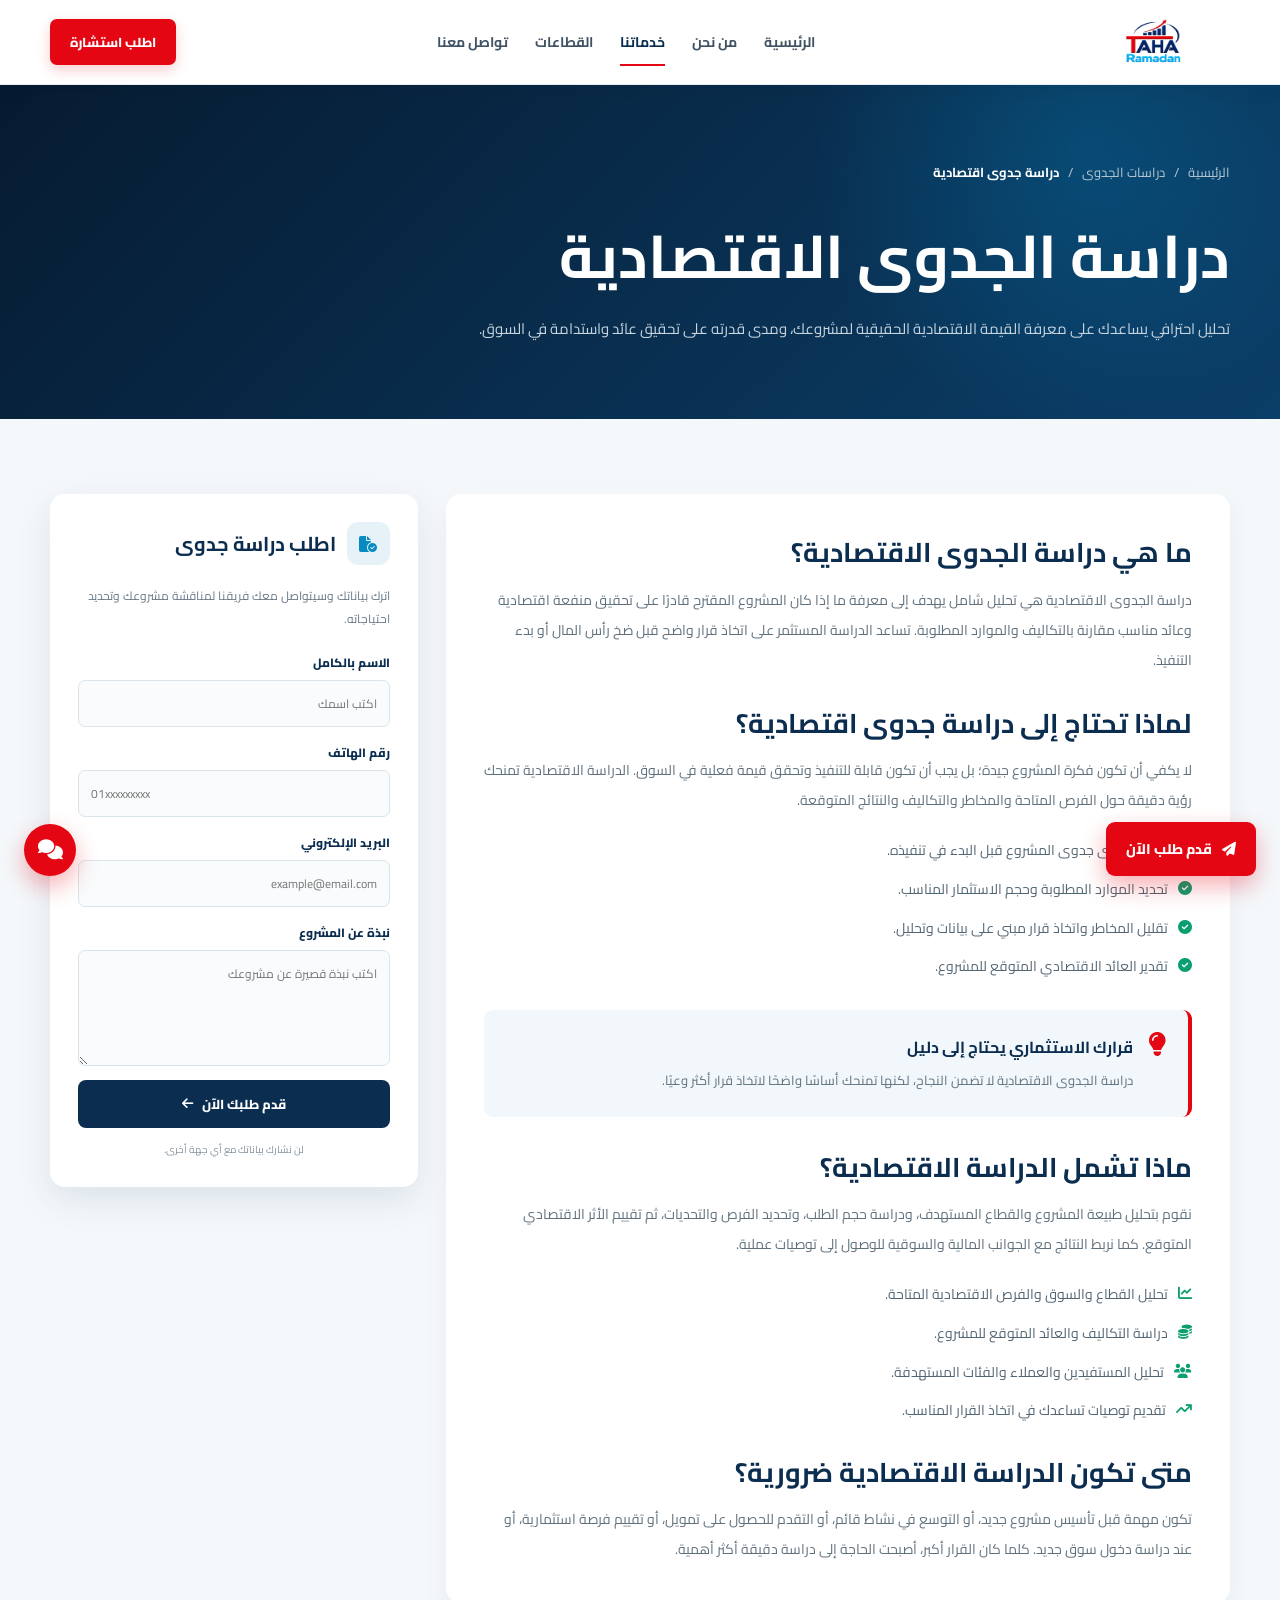
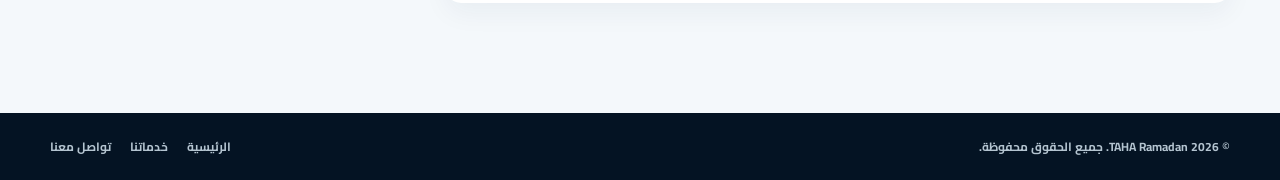
<file: economic-feasibility.html>
<!DOCTYPE html>
<html lang="ar" dir="rtl">
  <head>
    <meta charset="UTF-8" />
    <meta name="viewport" content="width=device-width, initial-scale=1.0" />
    <title>دراسة جدوى اقتصادية | TAHA Ramadan</title>

    <link rel="preconnect" href="https://fonts.googleapis.com" />
    <link rel="preconnect" href="https://fonts.gstatic.com" crossorigin />
    <link
      href="https://fonts.googleapis.com/css2?family=Cairo:wght@400;500;600;700;800&display=swap"
      rel="stylesheet"
    />
    <link
      rel="stylesheet"
      href="https://cdnjs.cloudflare.com/ajax/libs/font-awesome/6.7.2/css/all.min.css"
    />

    <style>
      :root {
        --navy: #0b2d50;
        --navy-dark: #061b31;
        --red: #e40613;
        --blue: #078bc3;
        --white: #ffffff;
        --text: #1d354a;
        --muted: #687987;
      }

      * {
        box-sizing: border-box;
        margin: 0;
        padding: 0;
      }

      html {
        scroll-behavior: smooth;
        overflow-x: hidden;
      }

      body {
        overflow-x: hidden;
        background: #f4f8fb;
        color: var(--text);
        font-family: "Cairo", sans-serif;
      }

      a {
        color: inherit;
        text-decoration: none;
      }

      .container {
        width: min(1180px, calc(100% - 42px));
        margin: auto;
      }

      .page-transition {
        position: fixed;
        inset: 0;
        z-index: 99999;
        background: linear-gradient(135deg, #061b31, #0b2d50, #e40613);
        transform: scaleX(0);
        transform-origin: right;
        transition: transform 0.45s ease;
      }

      .page-transition.entering {
        transform: scaleX(1);
        transform-origin: left;
      }

      .page-transition.leaving {
        transform: scaleX(1);
        transform-origin: right;
      }

      .site-header {
        position: sticky;
        top: 0;
        z-index: 1000;
        background: rgba(255, 255, 255, 0.97);
        border-bottom: 1px solid #e5edf2;
        box-shadow: 0 4px 20px rgba(6, 27, 49, 0.05);
      }

      .navbar {
        min-height: 84px;
        display: flex;
        align-items: center;
        justify-content: space-between;
        gap: 28px;
      }

      .navbar-logo {
        display: flex;
        align-items: center;
        width: 155px;
      }

      .navbar-logo img {
        width: 100%;
        max-height: 64px;
        object-fit: contain;
      }

      .nav-links {
        display: flex;
        align-items: center;
        gap: 27px;
      }

      .nav-links a {
        position: relative;
        color: #405365;
        font-size: 14px;
        font-weight: 700;
        transition: color 0.25s ease;
      }

      .nav-links a:hover,
      .nav-links a.active {
        color: var(--navy);
      }

      .nav-links a.active::after {
        content: "";
        position: absolute;
        right: 0;
        bottom: -11px;
        width: 100%;
        height: 2px;
        background: var(--red);
      }

      .nav-button {
        padding: 11px 20px;
        border-radius: 7px;
        background: var(--red);
        color: var(--white);
        font-size: 13px;
        font-weight: 800;
        box-shadow: 0 5px 14px rgba(228, 6, 19, 0.2);
        transition: 0.25s ease;
      }

      .nav-button:hover {
        background: var(--navy);
        transform: translateY(-3px);
      }

      .menu-button {
        display: none;
        width: 42px;
        height: 42px;
        border: 0;
        border-radius: 7px;
        background: #eef3f7;
        cursor: pointer;
      }

      .menu-button span {
        display: block;
        width: 21px;
        height: 2px;
        margin: 4px auto;
        background: var(--navy);
      }

      .article-hero {
        padding: 75px 0;
        background:
          radial-gradient(circle at 85% 20%, rgba(0, 168, 235, 0.2), transparent 25%),
          linear-gradient(135deg, #061b31, #0b3e68);
      }

      .breadcrumb {
        display: flex;
        flex-wrap: wrap;
        align-items: center;
        gap: 9px;
        color: #b9cad6;
        font-size: 13px;
      }

      .breadcrumb a:hover {
        color: #45c1ef;
      }

      .breadcrumb strong {
        color: #ffffff;
      }

      .article-hero h1 {
        max-width: 850px;
        margin-top: 30px;
        color: #ffffff;
        font-size: clamp(35px, 5vw, 60px);
        line-height: 1.4;
      }

      .article-hero p {
        max-width: 760px;
        margin-top: 16px;
        color: #c6d5df;
        font-size: 15px;
        line-height: 2;
      }

      .article-page {
        padding: 75px 0 110px;
      }

      .content-layout {
        display: grid;
        grid-template-columns: minmax(300px, 0.75fr) minmax(0, 1.6fr);
        gap: 28px;
        align-items: start;
        direction: ltr;
      }

      .apply-card,
      .article-content {
        direction: rtl;
      }

      .apply-card {
        grid-column: 1;
        position: sticky;
        top: 105px;
        padding: 28px;
        border-radius: 15px;
        background: #ffffff;
        box-shadow: 0 13px 34px rgba(11, 45, 80, 0.1);
      }

      .apply-card-top {
        display: flex;
        align-items: center;
        gap: 11px;
        margin-bottom: 20px;
      }

      .apply-card-top i {
        display: grid;
        place-items: center;
        width: 43px;
        height: 43px;
        border-radius: 11px;
        background: #e6f2f8;
        color: var(--blue);
      }

      .apply-card h2 {
        color: var(--navy);
        font-size: 20px;
      }

      .apply-card > p {
        margin-bottom: 20px;
        color: var(--muted);
        font-size: 12px;
        line-height: 1.9;
      }

      .form-group {
        display: flex;
        flex-direction: column;
        gap: 6px;
        margin-bottom: 14px;
      }

      .form-group label {
        color: var(--navy);
        font-size: 12px;
        font-weight: 800;
      }

      .form-group input,
      .form-group textarea {
        width: 100%;
        border: 1px solid #d9e4eb;
        border-radius: 7px;
        outline: none;
        background: #f9fbfc;
        color: var(--text);
        font-family: inherit;
        font-size: 12px;
        padding: 11px 12px;
        transition: 0.25s ease;
      }

      .form-group textarea {
        resize: vertical;
      }

      .form-group input:focus,
      .form-group textarea:focus {
        border-color: var(--blue);
        box-shadow: 0 0 0 3px rgba(7, 139, 195, 0.12);
      }

      .apply-submit {
        display: flex;
        align-items: center;
        justify-content: center;
        gap: 9px;
        width: 100%;
        min-height: 48px;
        border: 0;
        border-radius: 8px;
        background: var(--navy);
        color: #ffffff;
        cursor: pointer;
        font-family: inherit;
        font-size: 13px;
        font-weight: 800;
        transition: 0.25s ease;
      }

      .apply-submit:hover {
        background: var(--red);
        box-shadow: 0 9px 18px rgba(228, 6, 19, 0.24);
        transform: translateY(-3px);
      }

      .apply-note {
        display: block;
        margin-top: 13px;
        color: #84929d;
        font-size: 10px;
        line-height: 1.8;
        text-align: center;
      }

      .article-content {
        grid-column: 2;
        padding: 38px;
        border-radius: 15px;
        background: #ffffff;
        box-shadow: 0 10px 27px rgba(11, 45, 80, 0.05);
      }

      .article-content h2 {
        color: var(--navy);
        font-size: 27px;
        line-height: 1.5;
        margin: 28px 0 12px;
      }

      .article-content h2:first-child {
        margin-top: 0;
      }

      .article-content p {
        color: #60717e;
        font-size: 14px;
        line-height: 2.15;
      }

      .article-content ul {
        display: grid;
        gap: 12px;
        margin: 22px 0;
        list-style: none;
      }

      .article-content li {
        display: flex;
        align-items: flex-start;
        gap: 10px;
        color: #536674;
        font-size: 14px;
        line-height: 1.9;
      }

      .article-content li i {
        margin-top: 5px;
        color: #0a9e70;
      }

      .highlight-box {
        display: flex;
        gap: 15px;
        margin: 30px 0;
        padding: 22px;
        border-right: 4px solid var(--red);
        border-radius: 9px;
        background: #f1f7fa;
      }

      .highlight-box i {
        color: var(--red);
        font-size: 24px;
      }

      .highlight-box h3 {
        color: var(--navy);
        font-size: 16px;
        margin-bottom: 5px;
      }

      .highlight-box p {
        font-size: 13px;
      }

      .site-footer {
        padding: 22px 0;
        background: #041323;
        color: #b4c4d0;
      }

      .footer-content {
        display: flex;
        align-items: center;
        justify-content: space-between;
        gap: 20px;
      }

      .footer-content p,
      .footer-links a {
        font-size: 12px;
        font-weight: 700;
      }

      .footer-links {
        display: flex;
        gap: 19px;
      }

      .footer-links a:hover {
        color: #3bb8ec;
      }

      .request-floating {
        position: fixed;
        z-index: 2000;
        right: 24px;
        bottom: 24px;
        display: inline-flex;
        align-items: center;
        gap: 10px;
        padding: 14px 20px;
        border-radius: 9px;
        background: var(--red);
        color: #ffffff;
        box-shadow: 0 10px 25px rgba(228, 6, 19, 0.32);
        font-size: 14px;
        font-weight: 800;
        transition: 0.25s ease;
      }

      .request-floating:hover {
        background: var(--navy);
        transform: translateY(-4px);
      }

      .social-widget {
        position: fixed;
        z-index: 2000;
        left: 24px;
        bottom: 24px;
      }

      .social-toggle,
      .social-menu a {
        display: grid;
        place-items: center;
        width: 52px;
        height: 52px;
        border: 0;
        border-radius: 50%;
        color: #ffffff;
        cursor: pointer;
      }

      .social-toggle {
        position: relative;
        z-index: 2;
        background: var(--red);
        box-shadow: 0 10px 25px rgba(228, 6, 19, 0.32);
        font-size: 20px;
      }

      .social-menu {
        position: absolute;
        bottom: 62px;
        left: 0;
        display: grid;
        gap: 10px;
        pointer-events: none;
        opacity: 0;
        transform: translateY(20px);
        transition: 0.3s ease;
      }

      .social-menu.open {
        pointer-events: auto;
        opacity: 1;
        transform: translateY(0);
      }

      .social-menu a {
        font-size: 19px;
        box-shadow: 0 7px 18px rgba(0, 0, 0, 0.2);
        transition: transform 0.25s ease;
      }

      .social-menu a:hover {
        transform: scale(1.12);
      }

      .phone { background: #0b2d50; }
      .whatsapp { background: #25d366; }
      .facebook { background: #1877f2; }
      .twitter { background: #111111; }
      .linkedin { background: #0a66c2; }
      .instagram { background: linear-gradient(135deg, #833ab4, #fd1d1d, #fcb045); }

      @media (max-width: 900px) {
        .content-layout {
          grid-template-columns: 1fr;
        }

        .article-content,
        .apply-card {
          grid-column: auto;
        }

        .apply-card {
          position: static;
          order: 2;
        }
      }

      @media (max-width: 800px) {
        .navbar {
          min-height: 74px;
          flex-wrap: wrap;
        }

        .navbar-logo {
          width: 135px;
        }

        .menu-button {
          display: block;
        }

        .nav-button {
          display: none;
        }

        .nav-links {
          display: none;
          order: 3;
          width: 100%;
          padding: 5px 0 18px;
          flex-direction: column;
          align-items: flex-start;
          gap: 13px;
        }

        .nav-links.show {
          display: flex;
        }
      }

      @media (max-width: 600px) {
        .article-hero {
          padding: 55px 0;
        }

        .article-page {
          padding: 50px 0 95px;
        }

        .article-content,
        .apply-card {
          padding: 22px;
        }

        .article-content h2 {
          font-size: 23px;
        }

        .request-floating {
          right: 16px;
          bottom: 16px;
          padding: 12px 15px;
          font-size: 12px;
        }

        .social-widget {
          left: 16px;
          bottom: 16px;
        }

        .footer-content {
          flex-direction: column;
          text-align: center;
        }
      }
    </style>
  </head>

  <body>
    <div class="page-transition entering" id="pageTransition"></div>

    <header class="site-header">
      <div class="container navbar">
        <a href="index.html#home" class="navbar-logo" data-transition>
          <img
            src="assists/اللوجو الجديدي بدون خلفيه.png"
            alt="TAHA Ramadan"
          />
        </a>

        <button class="menu-button" id="menuButton" aria-label="فتح القائمة">
          <span></span>
          <span></span>
          <span></span>
        </button>

        <nav class="nav-links" id="navLinks">
          <a href="index.html#home" data-transition>الرئيسية</a>
          <a href="index.html#about" data-transition>من نحن</a>
          <a class="active" href="index.html#services" data-transition>خدماتنا</a>
          <a href="index.html#sectors" data-transition>القطاعات</a>
          <a href="index.html#contact" data-transition>تواصل معنا</a>
        </nav>

        <a href="request.html" class="nav-button" data-transition>
          اطلب استشارة
        </a>
      </div>
    </header>

    <main>
      <section class="article-hero">
        <div class="container">
          <div class="breadcrumb">
            <a href="index.html" data-transition>الرئيسية</a>
            <span>/</span>
            <a href="feasibility.html" data-transition>دراسات الجدوى</a>
            <span>/</span>
            <strong>دراسة جدوى اقتصادية</strong>
          </div>

          <h1>دراسة الجدوى الاقتصادية</h1>

          <p>
            تحليل احترافي يساعدك على معرفة القيمة الاقتصادية الحقيقية لمشروعك،
            ومدى قدرته على تحقيق عائد واستدامة في السوق.
          </p>
        </div>
      </section>

      <section class="article-page">
        <div class="container content-layout">
          <aside class="apply-card">
            <div class="apply-card-top">
              <i class="fa-solid fa-file-circle-check"></i>
              <h2>اطلب دراسة جدوى</h2>
            </div>

            <p>
              اترك بياناتك وسيتواصل معك فريقنا لمناقشة مشروعك وتحديد احتياجاته.
            </p>

            <form
              action="https://formsubmit.co/YOUR_COMPANY_EMAIL@gmail.com"
              method="POST"
            >
              <input
                type="hidden"
                name="_subject"
                value="طلب دراسة جدوى اقتصادية جديد"
              />

              <input
                type="hidden"
                name="service"
                value="دراسة جدوى اقتصادية"
              />

              <div class="form-group">
                <label for="name">الاسم بالكامل</label>
                <input
                  id="name"
                  type="text"
                  name="name"
                  placeholder="اكتب اسمك"
                  required
                />
              </div>

              <div class="form-group">
                <label for="phone">رقم الهاتف</label>
                <input
                  id="phone"
                  type="tel"
                  name="phone"
                  placeholder="01xxxxxxxxx"
                  required
                />
              </div>

              <div class="form-group">
                <label for="email">البريد الإلكتروني</label>
                <input
                  id="email"
                  type="email"
                  name="email"
                  placeholder="example@email.com"
                  required
                />
              </div>

              <div class="form-group">
                <label for="message">نبذة عن المشروع</label>
                <textarea
                  id="message"
                  name="message"
                  rows="4"
                  placeholder="اكتب نبذة قصيرة عن مشروعك"
                  required
                ></textarea>
              </div>

              <button type="submit" class="apply-submit">
                قدم طلبك الآن
                <i class="fa-solid fa-arrow-left"></i>
              </button>

              <span class="apply-note">
                لن نشارك بياناتك مع أي جهة أخرى.
              </span>
            </form>
          </aside>

          <article class="article-content">
            <h2>ما هي دراسة الجدوى الاقتصادية؟</h2>

            <p>
              دراسة الجدوى الاقتصادية هي تحليل شامل يهدف إلى معرفة ما إذا كان
              المشروع المقترح قادرًا على تحقيق منفعة اقتصادية وعائد مناسب مقارنة
              بالتكاليف والموارد المطلوبة. تساعد الدراسة المستثمر على اتخاذ قرار
              واضح قبل ضخ رأس المال أو بدء التنفيذ.
            </p>

            <h2>لماذا تحتاج إلى دراسة جدوى اقتصادية؟</h2>

            <p>
              لا يكفي أن تكون فكرة المشروع جيدة؛ بل يجب أن تكون قابلة للتنفيذ
              وتحقق قيمة فعلية في السوق. الدراسة الاقتصادية تمنحك رؤية دقيقة حول
              الفرص المتاحة والمخاطر والتكاليف والنتائج المتوقعة.
            </p>

            <ul>
              <li>
                <i class="fa-solid fa-circle-check"></i>
                <span>معرفة مدى جدوى المشروع قبل البدء في تنفيذه.</span>
              </li>

              <li>
                <i class="fa-solid fa-circle-check"></i>
                <span>تحديد الموارد المطلوبة وحجم الاستثمار المناسب.</span>
              </li>

              <li>
                <i class="fa-solid fa-circle-check"></i>
                <span>تقليل المخاطر واتخاذ قرار مبني على بيانات وتحليل.</span>
              </li>

              <li>
                <i class="fa-solid fa-circle-check"></i>
                <span>تقدير العائد الاقتصادي المتوقع للمشروع.</span>
              </li>
            </ul>

            <div class="highlight-box">
              <i class="fa-solid fa-lightbulb"></i>
              <div>
                <h3>قرارك الاستثماري يحتاج إلى دليل</h3>
                <p>
                  دراسة الجدوى الاقتصادية لا تضمن النجاح، لكنها تمنحك أساسًا
                  واضحًا لاتخاذ قرار أكثر وعيًا.
                </p>
              </div>
            </div>

            <h2>ماذا تشمل الدراسة الاقتصادية؟</h2>

            <p>
              نقوم بتحليل طبيعة المشروع والقطاع المستهدف، ودراسة حجم الطلب،
              وتحديد الفرص والتحديات، ثم تقييم الأثر الاقتصادي المتوقع. كما نربط
              النتائج مع الجوانب المالية والسوقية للوصول إلى توصيات عملية.
            </p>

            <ul>
              <li>
                <i class="fa-solid fa-chart-line"></i>
                <span>تحليل القطاع والسوق والفرص الاقتصادية المتاحة.</span>
              </li>

              <li>
                <i class="fa-solid fa-coins"></i>
                <span>دراسة التكاليف والعائد المتوقع للمشروع.</span>
              </li>

              <li>
                <i class="fa-solid fa-users"></i>
                <span>تحليل المستفيدين والعملاء والفئات المستهدفة.</span>
              </li>

              <li>
                <i class="fa-solid fa-arrow-trend-up"></i>
                <span>تقديم توصيات تساعدك في اتخاذ القرار المناسب.</span>
              </li>
            </ul>

            <h2>متى تكون الدراسة الاقتصادية ضرورية؟</h2>

            <p>
              تكون مهمة قبل تأسيس مشروع جديد، أو التوسع في نشاط قائم، أو التقدم
              للحصول على تمويل، أو تقييم فرصة استثمارية، أو عند دراسة دخول سوق
              جديد. كلما كان القرار أكبر، أصبحت الحاجة إلى دراسة دقيقة أكثر
              أهمية.
            </p>
          </article>
        </div>
      </section>
    </main>

    <footer class="site-footer">
      <div class="container footer-content">
        <p>© 2026 TAHA Ramadan. جميع الحقوق محفوظة.</p>

        <div class="footer-links">
          <a href="index.html#home" data-transition>الرئيسية</a>
          <a href="index.html#services" data-transition>خدماتنا</a>
          <a href="index.html#contact" data-transition>تواصل معنا</a>
        </div>
      </div>
    </footer>

    <a href="request.html" class="request-floating" data-transition>
      <i class="fa-solid fa-paper-plane"></i>
      قدم طلب الآن
    </a>

    <div class="social-widget">
      <div class="social-menu" id="socialMenu">
        <a href="tel:+201222209161" class="phone" aria-label="اتصال">
          <i class="fa-solid fa-phone"></i>
        </a>

        <a
          href="https://wa.me/201222209161"
          class="whatsapp"
          target="_blank"
          aria-label="واتساب"
        >
          <i class="fa-brands fa-whatsapp"></i>
        </a>

        <a
          href="https://facebook.com/YOUR_PAGE"
          class="facebook"
          target="_blank"
          aria-label="فيسبوك"
        >
          <i class="fa-brands fa-facebook-f"></i>
        </a>

        <a
          href="https://x.com/YOUR_ACCOUNT"
          class="twitter"
          target="_blank"
          aria-label="منصة إكس"
        >
          <i class="fa-brands fa-x-twitter"></i>
        </a>

        <a
          href="https://linkedin.com/company/YOUR_COMPANY"
          class="linkedin"
          target="_blank"
          aria-label="لينكد إن"
        >
          <i class="fa-brands fa-linkedin-in"></i>
        </a>

        <a
          href="https://instagram.com/YOUR_ACCOUNT"
          class="instagram"
          target="_blank"
          aria-label="إنستجرام"
        >
          <i class="fa-brands fa-instagram"></i>
        </a>
      </div>

      <button class="social-toggle" id="socialToggle" aria-label="وسائل التواصل">
        <i class="fa-solid fa-comments"></i>
      </button>
    </div>

    <script>
      const menuButton = document.getElementById("menuButton");
      const navLinks = document.getElementById("navLinks");
      const pageTransition = document.getElementById("pageTransition");
      const socialToggle = document.getElementById("socialToggle");
      const socialMenu = document.getElementById("socialMenu");

      window.addEventListener("load", () => {
        setTimeout(() => {
          pageTransition.classList.remove("entering");
        }, 100);
      });

      menuButton.addEventListener("click", () => {
        navLinks.classList.toggle("show");
      });

      socialToggle.addEventListener("click", () => {
        socialMenu.classList.toggle("open");
      });

      document.querySelectorAll("a[data-transition]").forEach((link) => {
        link.addEventListener("click", (event) => {
          const destination = link.getAttribute("href");

          if (!destination || destination.startsWith("#")) {
            return;
          }

          event.preventDefault();
          pageTransition.classList.add("leaving");

          setTimeout(() => {
            window.location.href = destination;
          }, 450);
        });
      });
    </script>
  </body>
</html>
</file>
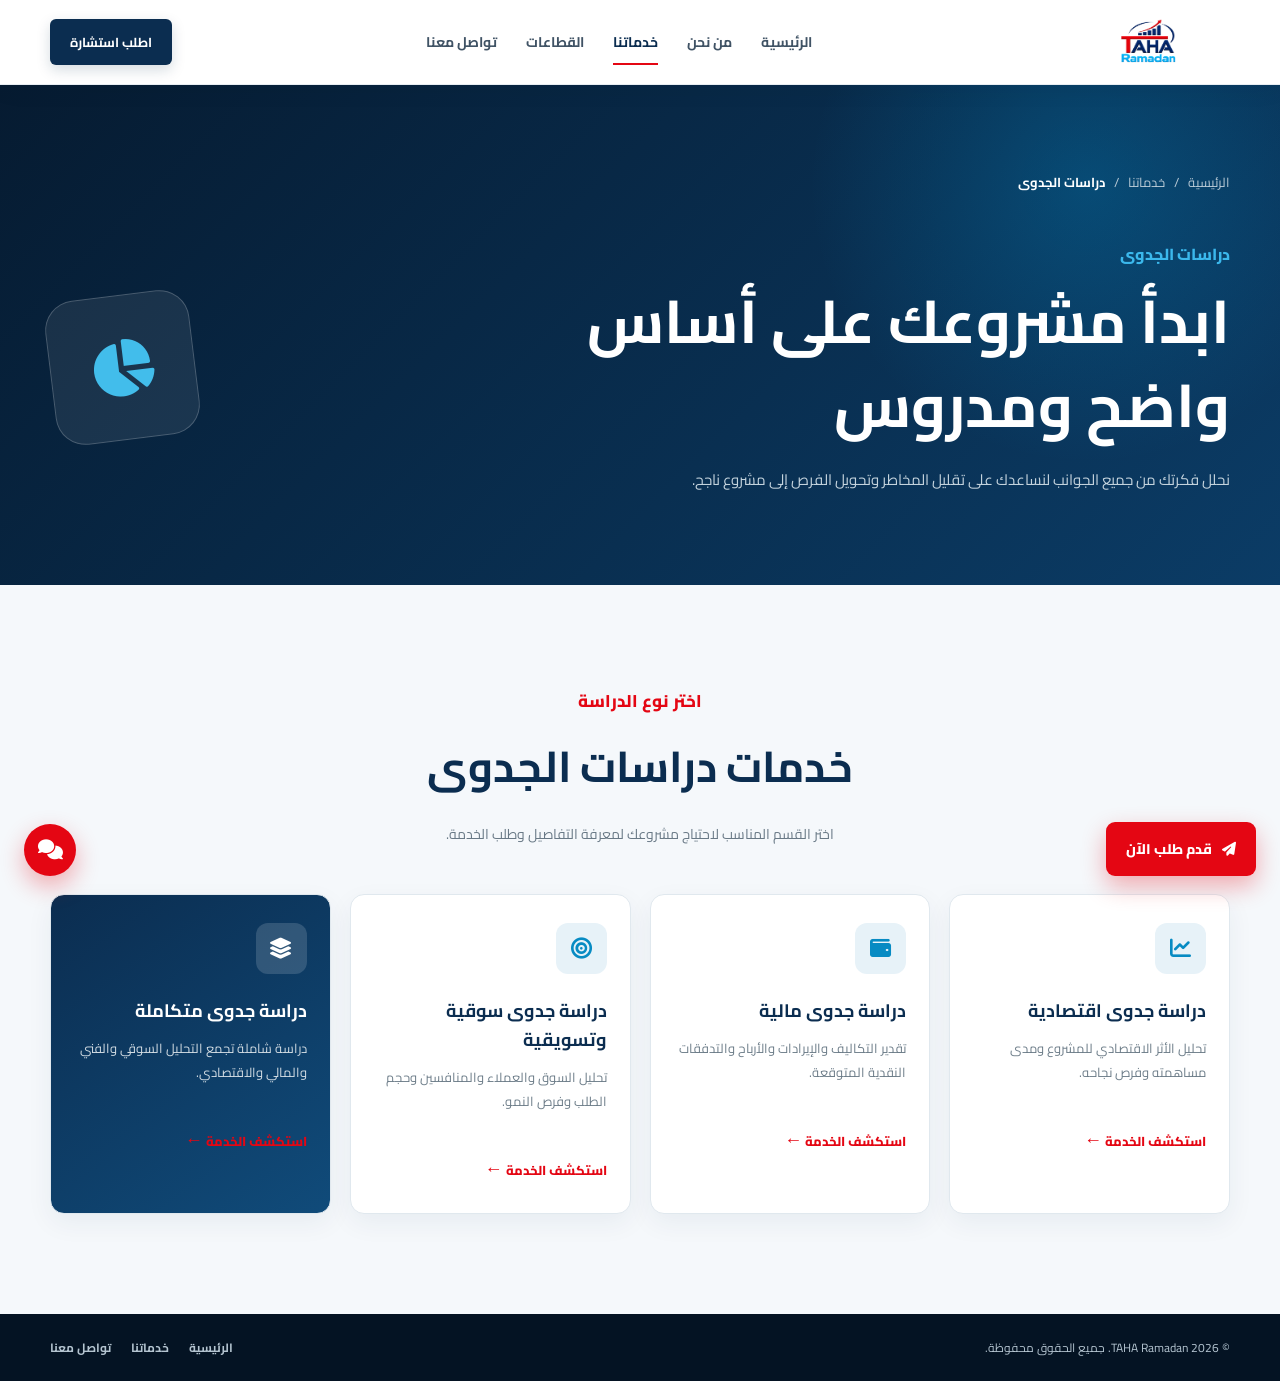
<file: feasibility.html>
<!DOCTYPE html>
<html lang="ar" dir="rtl">
  <head>
    <meta charset="UTF-8" />
    <meta name="viewport" content="width=device-width, initial-scale=1.0" />
    <title>دراسات الجدوى | TAHA Ramadan</title>

    <link rel="preconnect" href="https://fonts.googleapis.com" />
    <link rel="preconnect" href="https://fonts.gstatic.com" crossorigin />
    <link
      href="https://fonts.googleapis.com/css2?family=Cairo:wght@400;500;600;700;800&display=swap"
      rel="stylesheet"
    />
    <link
      rel="stylesheet"
      href="https://cdnjs.cloudflare.com/ajax/libs/font-awesome/6.7.2/css/all.min.css"
    />

    <link rel="stylesheet" href="/Css/index.css" />
    <link rel="stylesheet" href="/Feasibility-css/feasibility.css" />
  </head>

  <body class="inner-page">
    <div class="page-transition is-entering" id="pageTransition"></div>

    <header class="site-header">
      <div class="container navbar">
        <a href="/index.html#home" class="navbar-logo" data-transition>
          <img
            src="/assists/اللوجو الجديدي بدون خلفيه.png"
            alt="TAHA Ramadan"
          />
        </a>

        <button class="menu-button" id="menuButton" aria-label="فتح القائمة">
          <span></span>
          <span></span>
          <span></span>
        </button>

        <nav class="nav-links" id="navLinks">
          <a href="/Intro.html" data-transition>الرئيسية</a>
          <a href="/Intro.html#about" data-transition>من نحن</a>
          <a class="active" href="/Intro.html#services" data-transition>خدماتنا</a>
          <a href="/Intro.html#sectors" data-transition>القطاعات</a>
          <a href="/Intro.html#contact" data-transition>تواصل معنا</a>
        </nav>

        <a href="/request.html" class="nav-button" data-transition>
          اطلب استشارة
        </a>
      </div>
    </header>

    <main>
      <section class="service-hero">
        <div class="container">
          <div class="breadcrumb">
            <a href="/Intro.html" data-transition>الرئيسية</a>
            <span>/</span>
            <a href="/Intro.html#services" data-transition>خدماتنا</a>
            <span>/</span>
            <strong>دراسات الجدوى</strong>
          </div>

          <div class="service-hero-content">
            <div>
              <p>دراسات الجدوى</p>
              <h1>ابدأ مشروعك على أساس واضح ومدروس</h1>
              <span>
                نحلل فكرتك من جميع الجوانب لنساعدك على تقليل المخاطر وتحويل
                الفرص إلى مشروع ناجح.
              </span>
            </div>

            <div class="hero-service-icon">
              <i class="fa-solid fa-chart-pie"></i>
            </div>
          </div>
        </div>
      </section>

      <section class="feasibility-types">
        <div class="container">
          <div class="types-heading">
            <p>اختر نوع الدراسة</p>
            <h2>خدمات دراسات الجدوى</h2>
            <span>
              اختر القسم المناسب لاحتياج مشروعك لمعرفة التفاصيل وطلب الخدمة.
            </span>
          </div>

          <div class="types-grid">
            <a
              href="economic-feasibility.html"
              class="type-card"
              data-transition
            >
              <div class="type-icon">
                <i class="fa-solid fa-chart-line"></i>
              </div>
              <h3>دراسة جدوى اقتصادية</h3>
              <p>
                تحليل الأثر الاقتصادي للمشروع ومدى مساهمته وفرص نجاحه.
              </p>
              <span>استكشف الخدمة <b>←</b></span>
            </a>

            <a
              href="financial-feasibility.html"
              class="type-card"
              data-transition
            >
              <div class="type-icon">
                <i class="fa-solid fa-wallet"></i>
              </div>
              <h3>دراسة جدوى مالية</h3>
              <p>
                تقدير التكاليف والإيرادات والأرباح والتدفقات النقدية المتوقعة.
              </p>
              <span>استكشف الخدمة <b>←</b></span>
            </a>

            <a
              href="market-feasibility.html"
              class="type-card"
              data-transition
            >
              <div class="type-icon">
                <i class="fa-solid fa-bullseye"></i>
              </div>
              <h3>دراسة جدوى سوقية وتسويقية</h3>
              <p>
                تحليل السوق والعملاء والمنافسين وحجم الطلب وفرص النمو.
              </p>
              <span>استكشف الخدمة <b>←</b></span>
            </a>

            <a
              href="integrated-feasibility.html"
              class="type-card featured-type"
              data-transition
            >
              <div class="type-icon">
                <i class="fa-solid fa-layer-group"></i>
              </div>
              <h3>دراسة جدوى متكاملة</h3>
              <p>
                دراسة شاملة تجمع التحليل السوقي والفني والمالي والاقتصادي.
              </p>
              <span>استكشف الخدمة <b>←</b></span>
            </a>
          </div>
        </div>
      </section>
    </main>

    <footer class="site-footer">
      <div class="container footer-content">
        <p>© 2026 TAHA Ramadan. جميع الحقوق محفوظة.</p>

        <div class="footer-links">
          <a href="index.html#home" data-transition>الرئيسية</a>
          <a href="index.html#services" data-transition>خدماتنا</a>
          <a href="index.html#contact" data-transition>تواصل معنا</a>
        </div>
      </div>
    </footer>
    <a
  href="/request.html"
  class="request-floating"
  data-transition
>
  <i class="fa-solid fa-paper-plane"></i>
  قدم طلب الآن
</a>

<div class="social-widget">
  <div class="social-menu" id="socialMenu">
    <a href="tel:+201222209161" class="phone" aria-label="اتصال">
      <i class="fa-solid fa-phone"></i>
    </a>

    <a
      href="https://wa.me/201222209161"
      class="whatsapp"
      target="_blank"
      aria-label="واتساب"
    >
      <i class="fa-brands fa-whatsapp"></i>
    </a>

    <a
      href="https://facebook.com/YOUR_PAGE"
      class="facebook"
      target="_blank"
      aria-label="فيسبوك"
    >
      <i class="fa-brands fa-facebook-f"></i>
    </a>

    <a
      href="https://x.com/YOUR_ACCOUNT"
      class="twitter"
      target="_blank"
      aria-label="منصة إكس"
    >
      <i class="fa-brands fa-x-twitter"></i>
    </a>

    <a
      href="https://linkedin.com/company/YOUR_COMPANY"
      class="linkedin"
      target="_blank"
      aria-label="لينكد إن"
    >
      <i class="fa-brands fa-linkedin-in"></i>
    </a>

    <a
      href="https://instagram.com/YOUR_ACCOUNT"
      class="instagram"
      target="_blank"
      aria-label="إنستجرام"
    >
      <i class="fa-brands fa-instagram"></i>
    </a>
  </div>

  <button class="social-toggle" id="socialToggle" aria-label="وسائل التواصل">
    <i class="fa-solid fa-comments"></i>
  </button>
</div>
    <script src="/Feasibility-css/feasibility.js"></script>
  </body>
</html>
</file>
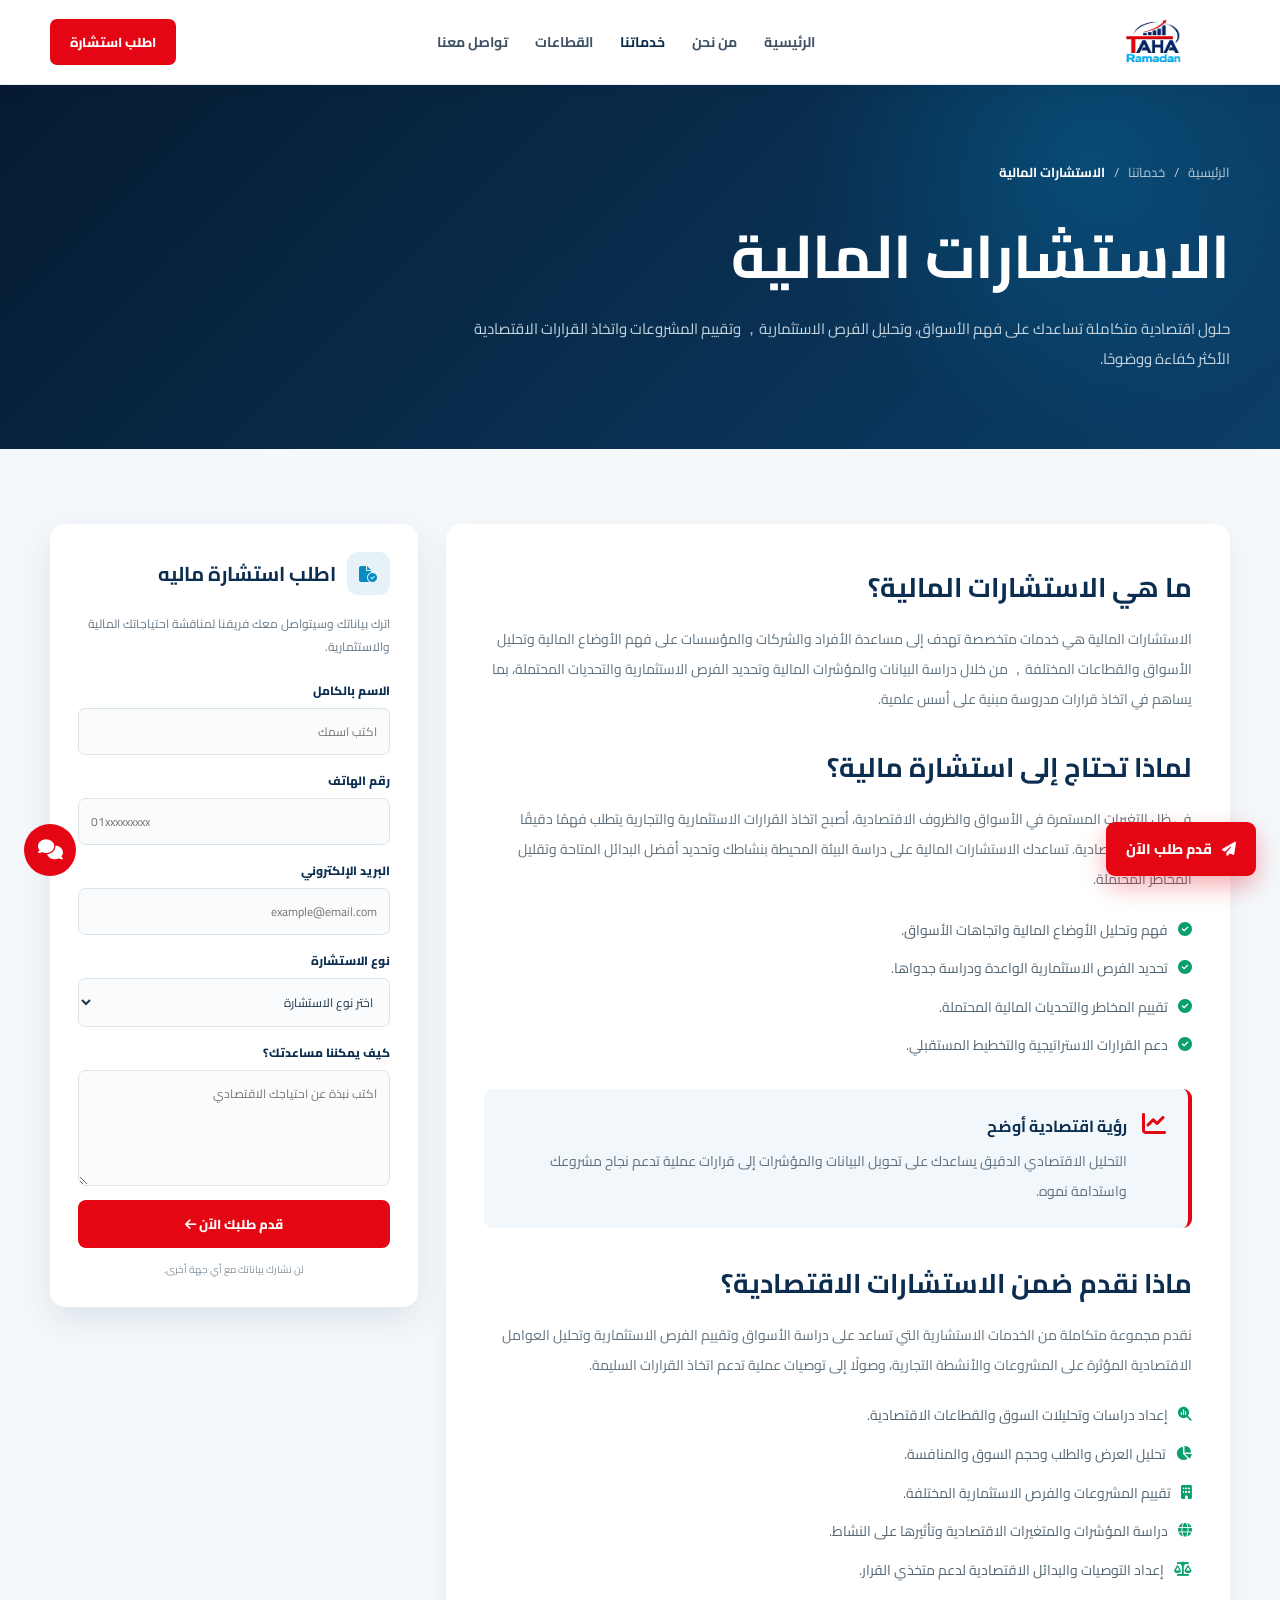
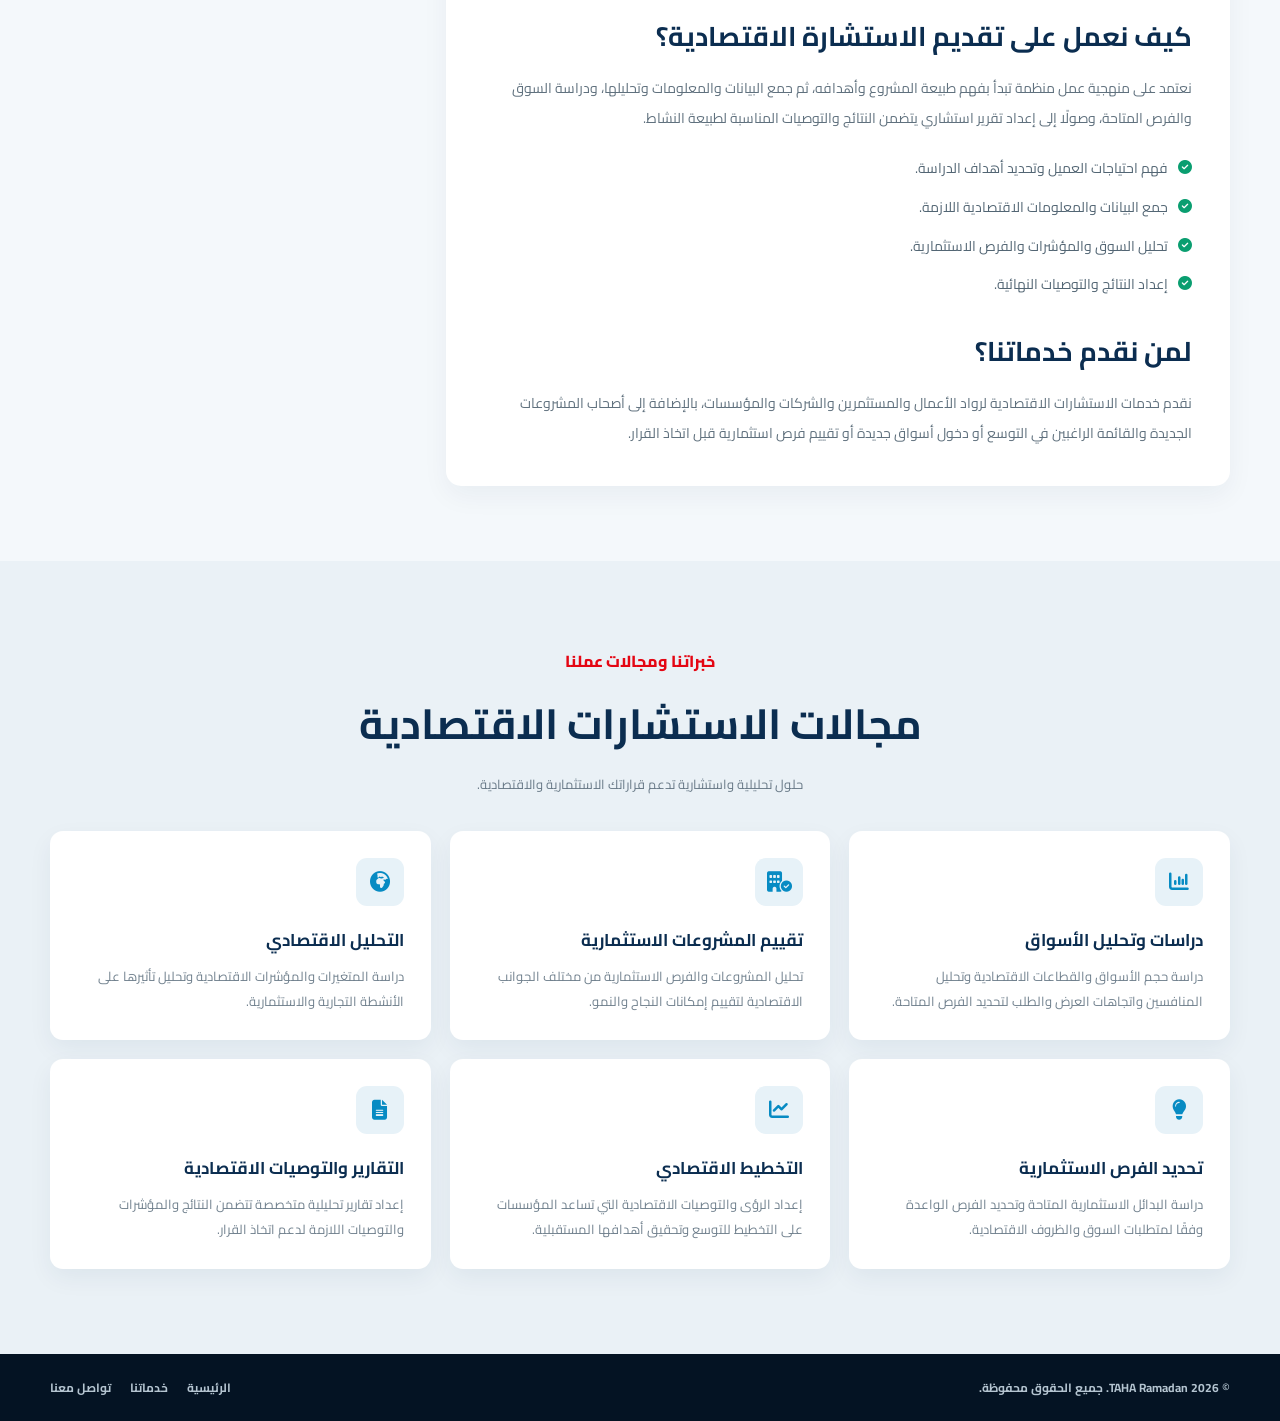
<file: financial-consulting.html>
<!DOCTYPE html>
<html lang="ar" dir="rtl">
<head>
  <meta charset="UTF-8">
  <meta name="viewport" content="width=device-width, initial-scale=1.0">
  <title>الاستشارات الاقتصادية | TAHA Ramadan</title>

  <link rel="preconnect" href="https://fonts.googleapis.com">
  <link rel="preconnect" href="https://fonts.gstatic.com" crossorigin>
  <link href="https://fonts.googleapis.com/css2?family=Cairo:wght@400;500;600;700;800&display=swap" rel="stylesheet">
  <link rel="stylesheet" href="https://cdnjs.cloudflare.com/ajax/libs/font-awesome/6.7.2/css/all.min.css">

  <style>
    :root {
      --navy: #0b2d50;
      --red: #e40613;
      --blue: #078bc3;
      --text: #1d354a;
    }

    * {
      box-sizing: border-box;
      margin: 0;
      padding: 0;
    }

    html {
      scroll-behavior: smooth;
      overflow-x: hidden;
    }

    body {
      background: #f4f8fb;
      color: var(--text);
      font-family: "Cairo", sans-serif;
      overflow-x: hidden;
    }

    a {
      color: inherit;
      text-decoration: none;
    }

    .container {
      width: min(1180px, calc(100% - 42px));
      margin: auto;
    }

    .site-header {
      position: sticky;
      top: 0;
      z-index: 1000;
      background: rgba(255,255,255,.97);
      border-bottom: 1px solid #e5edf2;
      box-shadow: 0 4px 20px rgba(6,27,49,.05);
    }

    .navbar {
      min-height: 84px;
      display: flex;
      align-items: center;
      justify-content: space-between;
      gap: 28px;
    }

    .navbar-logo {
      display: flex;
      width: 155px;
      align-items: center;
    }

    .navbar-logo img {
      width: 100%;
      max-height: 64px;
      object-fit: contain;
    }

    .nav-links {
      display: flex;
      gap: 27px;
      align-items: center;
    }

    .nav-links a {
      color: #405365;
      font-size: 14px;
      font-weight: 700;
      transition: .25s;
    }

    .nav-links a:hover,
    .nav-links .active {
      color: var(--navy);
    }

    .nav-button {
      padding: 11px 20px;
      border-radius: 7px;
      background: var(--red);
      color: #fff;
      font-size: 13px;
      font-weight: 800;
      transition: .25s;
    }

    .nav-button:hover {
      background: var(--navy);
      transform: translateY(-3px);
    }

    .menu-button {
      display: none;
      width: 42px;
      height: 42px;
      border: 0;
      border-radius: 7px;
      background: #eef3f7;
      cursor: pointer;
    }

    .menu-button span {
      display: block;
      width: 21px;
      height: 2px;
      margin: 4px auto;
      background: var(--navy);
    }

    .hero {
      padding: 75px 0;
      background:
        radial-gradient(circle at 85% 20%, rgba(0,168,235,.2), transparent 25%),
        linear-gradient(135deg, #061b31, #0b3e68);
    }

    .breadcrumb {
      display: flex;
      flex-wrap: wrap;
      gap: 9px;
      color: #b9cad6;
      font-size: 13px;
    }

    .breadcrumb a {
      transition: .25s;
    }

    .breadcrumb a:hover {
      color: #fff;
    }

    .breadcrumb strong {
      color: #fff;
    }

    .hero h1 {
      margin-top: 30px;
      max-width: 800px;
      color: #fff;
      font-size: clamp(35px,5vw,60px);
      line-height: 1.4;
    }

    .hero p {
      max-width: 760px;
      margin-top: 16px;
      color: #c6d5df;
      font-size: 15px;
      line-height: 2;
    }

    .page-section {
      padding: 75px 0;
    }

    .content-layout {
      display: grid;
      grid-template-columns: minmax(300px,.75fr) minmax(0,1.6fr);
      gap: 28px;
      align-items: start;
      direction: ltr;
    }

    .article,
    .apply-card {
      direction: rtl;
    }

    .apply-card {
      position: sticky;
      top: 105px;
      padding: 28px;
      border-radius: 15px;
      background: #fff;
      box-shadow: 0 13px 34px rgba(11,45,80,.1);
    }

    .apply-title {
      display: flex;
      align-items: center;
      gap: 11px;
      margin-bottom: 18px;
    }

    .apply-title i {
      display: grid;
      place-items: center;
      width: 43px;
      height: 43px;
      border-radius: 11px;
      background: #e6f2f8;
      color: var(--blue);
    }

    .apply-title h2 {
      color: var(--navy);
      font-size: 20px;
    }

    .apply-card > p {
      margin-bottom: 20px;
      color: #687987;
      font-size: 12px;
      line-height: 1.9;
    }

    .form-group {
      display: flex;
      flex-direction: column;
      gap: 6px;
      margin-bottom: 14px;
    }

    .form-group label {
      color: var(--navy);
      font-size: 12px;
      font-weight: 800;
    }

    .form-group input,
    .form-group select,
    .form-group textarea {
      width: 100%;
      border: 1px solid #d9e4eb;
      border-radius: 7px;
      outline: none;
      background: #f9fbfc;
      font-family: inherit;
      font-size: 12px;
      padding: 11px 12px;
      color: var(--text);
    }

    .form-group input:focus,
    .form-group select:focus,
    .form-group textarea:focus {
      border-color: var(--blue);
      box-shadow: 0 0 0 3px rgba(7,139,195,.12);
    }

    .form-group textarea {
      resize: vertical;
    }

    .apply-submit {
      width: 100%;
      min-height: 48px;
      border: 0;
      border-radius: 8px;
      background: var(--red);
      color: #fff;
      cursor: pointer;
      font-family: inherit;
      font-size: 13px;
      font-weight: 800;
      transition: .25s;
    }

    .apply-submit:hover {
      background: var(--navy);
      transform: translateY(-3px);
    }

    .apply-note {
      display: block;
      margin-top: 12px;
      color: #84929d;
      font-size: 10px;
      text-align: center;
    }

    .article {
      padding: 38px;
      border-radius: 15px;
      background: #fff;
      box-shadow: 0 10px 27px rgba(11,45,80,.05);
    }

    .article h2 {
      color: var(--navy);
      font-size: 27px;
      margin: 28px 0 12px;
    }

    .article h2:first-child {
      margin-top: 0;
    }

    .article p {
      color: #60717e;
      font-size: 14px;
      line-height: 2.15;
    }

    .article ul {
      display: grid;
      gap: 12px;
      margin: 22px 0;
      list-style: none;
    }

    .article li {
      display: flex;
      gap: 10px;
      color: #536674;
      font-size: 14px;
      line-height: 1.9;
    }

    .article li i {
      margin-top: 5px;
      color: #0a9e70;
    }

    .highlight {
      display: flex;
      gap: 15px;
      margin: 30px 0;
      padding: 22px;
      border-right: 4px solid var(--red);
      border-radius: 9px;
      background: #f1f7fa;
    }

    .highlight i {
      color: var(--red);
      font-size: 24px;
    }

    .highlight h3 {
      color: var(--navy);
      font-size: 16px;
      margin-bottom: 5px;
    }

    .portfolio {
      padding: 85px 0;
      background: #eaf1f6;
    }

    .section-title {
      margin-bottom: 35px;
      text-align: center;
    }

    .section-title p {
      color: var(--red);
      font-size: 16px;
      font-weight: 800;
    }

    .section-title h2 {
      color: var(--navy);
      font-size: clamp(28px,4vw,42px);
      margin-top: 8px;
    }

    .section-title span {
      display: block;
      margin-top: 9px;
      color: #687987;
      font-size: 13px;
    }

    .portfolio-grid {
      display: grid;
      grid-template-columns: repeat(3,1fr);
      gap: 19px;
    }

    .portfolio-card {
      padding: 27px;
      border-radius: 13px;
      background: #fff;
      box-shadow: 0 9px 24px rgba(11,45,80,.06);
      transition: .3s;
    }

    .portfolio-card:hover {
      background: var(--navy);
      transform: translateY(-8px);
    }

    .portfolio-card i {
      display: grid;
      place-items: center;
      width: 48px;
      height: 48px;
      border-radius: 11px;
      background: #e7f2f8;
      color: var(--blue);
      font-size: 20px;
    }

    .portfolio-card h3 {
      color: var(--navy);
      font-size: 17px;
      margin: 18px 0 8px;
    }

    .portfolio-card p {
      color: #71818e;
      font-size: 13px;
      line-height: 1.9;
    }

    .portfolio-card:hover h3 {
      color: #fff;
    }

    .portfolio-card:hover p {
      color: #c9d6df;
    }

    .site-footer {
      padding: 22px 0;
      background: #041323;
      color: #b4c4d0;
    }

    .footer-content {
      display: flex;
      justify-content: space-between;
      gap: 20px;
    }

    .footer-content p,
    .footer-links a {
      font-size: 12px;
      font-weight: 700;
    }

    .footer-links {
      display: flex;
      gap: 19px;
    }

    .request-floating {
      position: fixed;
      z-index: 2000;
      right: 24px;
      bottom: 24px;
      display: inline-flex;
      align-items: center;
      gap: 10px;
      padding: 14px 20px;
      border-radius: 9px;
      background: var(--red);
      color: #fff;
      box-shadow: 0 10px 25px rgba(228,6,19,.32);
      font-size: 14px;
      font-weight: 800;
      transition: .25s;
    }

    .request-floating:hover {
      background: var(--navy);
      transform: translateY(-4px);
    }

    .social-widget {
      position: fixed;
      z-index: 2000;
      left: 24px;
      bottom: 24px;
    }

    .social-toggle,
    .social-menu a {
      display: grid;
      place-items: center;
      width: 52px;
      height: 52px;
      border: 0;
      border-radius: 50%;
      color: #fff;
      cursor: pointer;
    }

    .social-toggle {
      background: var(--red);
      font-size: 20px;
    }

    .social-menu {
      position: absolute;
      bottom: 62px;
      display: grid;
      gap: 10px;
      opacity: 0;
      pointer-events: none;
      transform: translateY(20px);
      transition: .3s;
    }

    .social-menu.open {
      opacity: 1;
      pointer-events: auto;
      transform: translateY(0);
    }

    .phone { background: #0b2d50; }
    .whatsapp { background: #25d366; }
    .facebook { background: #1877f2; }
    .twitter { background: #111; }
    .linkedin { background: #0a66c2; }
    .instagram { background: #d62976; }

    @media (max-width: 900px) {
      .content-layout {
        grid-template-columns: 1fr;
      }

      .apply-card {
        position: static;
      }

      .portfolio-grid {
        grid-template-columns: 1fr;
      }
    }

    @media (max-width: 800px) {
      .navbar {
        min-height: 74px;
        flex-wrap: wrap;
      }

      .navbar-logo {
        width: 135px;
      }

      .menu-button {
        display: block;
      }

      .nav-button {
        display: none;
      }

      .nav-links {
        display: none;
        order: 3;
        width: 100%;
        padding: 5px 0 18px;
        flex-direction: column;
        align-items: flex-start;
        gap: 13px;
      }

      .nav-links.show {
        display: flex;
      }
    }

    @media (max-width: 600px) {
      .hero {
        padding: 55px 0;
      }

      .page-section,
      .portfolio {
        padding: 55px 0 95px;
      }

      .article,
      .apply-card {
        padding: 22px;
      }

      .article h2 {
        font-size: 23px;
      }

      .footer-content {
        flex-direction: column;
        text-align: center;
      }

      .request-floating {
        right: 16px;
        bottom: 16px;
        font-size: 12px;
      }

      .social-widget {
        left: 16px;
        bottom: 16px;
      }
    }
  </style>
</head>

<body>

  <header class="site-header">
    <div class="container navbar">

      <a href="index.html#home" class="navbar-logo">
        <img src="assists/اللوجو الجديدي بدون خلفيه.png" alt="TAHA Ramadan">
      </a>

      <button class="menu-button" id="menuButton" aria-label="فتح القائمة">
        <span></span>
        <span></span>
        <span></span>
      </button>

      <nav class="nav-links" id="navLinks">
        <a href="index.html#home">الرئيسية</a>
        <a href="index.html#about">من نحن</a>
        <a class="active" href="index.html#services">خدماتنا</a>
        <a href="index.html#sectors">القطاعات</a>
        <a href="index.html#contact">تواصل معنا</a>
      </nav>

      <a href="request.html" class="nav-button">اطلب استشارة</a>

    </div>
  </header>

  <main>

    <section class="hero">
      <div class="container">

        <div class="breadcrumb">
          <a href="index.html">الرئيسية</a>
          <span>/</span>
          <a href="index.html#services">خدماتنا</a>
          <span>/</span>
          <strong>الاستشارات المالية</strong>
        </div>

        <h1>الاستشارات المالية</h1>

        <p>
          حلول اقتصادية متكاملة تساعدك على فهم الأسواق، وتحليل الفرص الاستثمارية，
          وتقييم المشروعات واتخاذ القرارات الاقتصادية الأكثر كفاءة ووضوحًا.
        </p>

      </div>
    </section>

    <section class="page-section">
      <div class="container content-layout">

        <aside class="apply-card">

          <div class="apply-title">
            <i class="fa-solid fa-file-circle-check"></i>
            <h2>اطلب استشارة ماليه</h2>
          </div>

          <p>
            اترك بياناتك وسيتواصل معك فريقنا لمناقشة احتياجاتك المالية والاستثمارية.
          </p>

          <form action="https://formsubmit.co/YOUR_COMPANY_EMAIL@gmail.com" method="POST">

            <input type="hidden" name="_subject" value="طلب استشارة مالية جديد">
            <input type="hidden" name="service" value="الاستشارات المالية">

            <div class="form-group">
              <label for="name">الاسم بالكامل</label>
              <input id="name" type="text" name="name" placeholder="اكتب اسمك" required>
            </div>

            <div class="form-group">
              <label for="phone">رقم الهاتف</label>
              <input id="phone" type="tel" name="phone" placeholder="01xxxxxxxxx" required>
            </div>

            <div class="form-group">
              <label for="email">البريد الإلكتروني</label>
              <input id="email" type="email" name="email" placeholder="example@email.com" required>
            </div>

            <div class="form-group">
              <label for="consultation">نوع الاستشارة</label>
              <select id="consultation" name="consultation" required>
                <option value="">اختر نوع الاستشارة</option>
                <option>تحليل ودراسة الأسواق</option>
                <option>تقييم المشروعات الاستثمارية</option>
                <option>التحليل الاقتصادي للمشروعات</option>
                <option>دراسة الفرص الاستثمارية</option>
                <option>الاستشارات الاقتصادية للشركات</option>
                <option>أخرى</option>
              </select>
            </div>

            <div class="form-group">
              <label for="message">كيف يمكننا مساعدتك؟</label>
              <textarea id="message" name="message" rows="4" placeholder="اكتب نبذة عن احتياجك الاقتصادي" required></textarea>
            </div>

            <button type="submit" class="apply-submit">
              قدم طلبك الآن <i class="fa-solid fa-arrow-left"></i>
            </button>

            <span class="apply-note">لن نشارك بياناتك مع أي جهة أخرى.</span>

          </form>

        </aside>

        <article class="article">

          <h2>ما هي الاستشارات المالية؟</h2>

          <p>
            الاستشارات المالية هي خدمات متخصصة تهدف إلى مساعدة الأفراد والشركات
            والمؤسسات على فهم الأوضاع المالية وتحليل الأسواق والقطاعات المختلفة，
            من خلال دراسة البيانات والمؤشرات المالية وتحديد الفرص الاستثمارية
            والتحديات المحتملة، بما يساهم في اتخاذ قرارات مدروسة مبنية على أسس علمية.
          </p>

          <h2>لماذا تحتاج إلى استشارة مالية؟</h2>

          <p>
            في ظل التغيرات المستمرة في الأسواق والظروف الاقتصادية، أصبح اتخاذ
            القرارات الاستثمارية والتجارية يتطلب فهمًا دقيقًا للمتغيرات الاقتصادية.
            تساعدك الاستشارات المالية على دراسة البيئة المحيطة بنشاطك وتحديد
            أفضل البدائل المتاحة وتقليل المخاطر المحتملة.
          </p>

          <ul>
            <li>
              <i class="fa-solid fa-circle-check"></i>
              <span>فهم وتحليل الأوضاع المالية واتجاهات الأسواق.</span>
            </li>
            <li>
              <i class="fa-solid fa-circle-check"></i>
              <span>تحديد الفرص الاستثمارية الواعدة ودراسة جدواها.</span>
            </li>
            <li>
              <i class="fa-solid fa-circle-check"></i>
              <span>تقييم المخاطر والتحديات المالية المحتملة.</span>
            </li>
            <li>
              <i class="fa-solid fa-circle-check"></i>
              <span>دعم القرارات الاستراتيجية والتخطيط المستقبلي.</span>
            </li>
          </ul>

          <div class="highlight">
            <i class="fa-solid fa-chart-line"></i>
            <div>
              <h3>رؤية اقتصادية أوضح</h3>
              <p>
                التحليل الاقتصادي الدقيق يساعدك على تحويل البيانات والمؤشرات
                إلى قرارات عملية تدعم نجاح مشروعك واستدامة نموه.
              </p>
            </div>
          </div>

          <h2>ماذا نقدم ضمن الاستشارات الاقتصادية؟</h2>

          <p>
            نقدم مجموعة متكاملة من الخدمات الاستشارية التي تساعد على دراسة
            الأسواق وتقييم الفرص الاستثمارية وتحليل العوامل الاقتصادية المؤثرة
            على المشروعات والأنشطة التجارية، وصولًا إلى توصيات عملية تدعم
            اتخاذ القرارات السليمة.
          </p>

          <ul>
            <li>
              <i class="fa-solid fa-magnifying-glass-chart"></i>
              <span>إعداد دراسات وتحليلات السوق والقطاعات الاقتصادية.</span>
            </li>
            <li>
              <i class="fa-solid fa-chart-pie"></i>
              <span>تحليل العرض والطلب وحجم السوق والمنافسة.</span>
            </li>
            <li>
              <i class="fa-solid fa-building"></i>
              <span>تقييم المشروعات والفرص الاستثمارية المختلفة.</span>
            </li>
            <li>
              <i class="fa-solid fa-globe"></i>
              <span>دراسة المؤشرات والمتغيرات الاقتصادية وتأثيرها على النشاط.</span>
            </li>
            <li>
              <i class="fa-solid fa-scale-balanced"></i>
              <span>إعداد التوصيات والبدائل الاقتصادية لدعم متخذي القرار.</span>
            </li>
          </ul>

          <h2>كيف نعمل على تقديم الاستشارة الاقتصادية؟</h2>

          <p>
            نعتمد على منهجية عمل منظمة تبدأ بفهم طبيعة المشروع وأهدافه،
            ثم جمع البيانات والمعلومات وتحليلها، ودراسة السوق والفرص المتاحة،
            وصولًا إلى إعداد تقرير استشاري يتضمن النتائج والتوصيات المناسبة
            لطبيعة النشاط.
          </p>

          <ul>
            <li>
              <i class="fa-solid fa-circle-check"></i>
              <span>فهم احتياجات العميل وتحديد أهداف الدراسة.</span>
            </li>
            <li>
              <i class="fa-solid fa-circle-check"></i>
              <span>جمع البيانات والمعلومات الاقتصادية اللازمة.</span>
            </li>
            <li>
              <i class="fa-solid fa-circle-check"></i>
              <span>تحليل السوق والمؤشرات والفرص الاستثمارية.</span>
            </li>
            <li>
              <i class="fa-solid fa-circle-check"></i>
              <span>إعداد النتائج والتوصيات النهائية.</span>
            </li>
          </ul>

          <h2>لمن نقدم خدماتنا؟</h2>

          <p>
            نقدم خدمات الاستشارات الاقتصادية لرواد الأعمال والمستثمرين والشركات
            والمؤسسات، بالإضافة إلى أصحاب المشروعات الجديدة والقائمة الراغبين
            في التوسع أو دخول أسواق جديدة أو تقييم فرص استثمارية قبل اتخاذ القرار.
          </p>

        </article>

      </div>
    </section>

    <section class="portfolio">
      <div class="container">

        <div class="section-title">
          <p>خبراتنا ومجالات عملنا</p>
          <h2>مجالات الاستشارات الاقتصادية</h2>
          <span>حلول تحليلية واستشارية تدعم قراراتك الاستثمارية والاقتصادية.</span>
        </div>

        <div class="portfolio-grid">

          <article class="portfolio-card">
            <i class="fa-solid fa-chart-column"></i>
            <h3>دراسات وتحليل الأسواق</h3>
            <p>
              دراسة حجم الأسواق والقطاعات الاقتصادية وتحليل المنافسين
              واتجاهات العرض والطلب لتحديد الفرص المتاحة.
            </p>
          </article>

          <article class="portfolio-card">
            <i class="fa-solid fa-building-circle-check"></i>
            <h3>تقييم المشروعات الاستثمارية</h3>
            <p>
              تحليل المشروعات والفرص الاستثمارية من مختلف الجوانب
              الاقتصادية لتقييم إمكانات النجاح والنمو.
            </p>
          </article>

          <article class="portfolio-card">
            <i class="fa-solid fa-earth-africa"></i>
            <h3>التحليل الاقتصادي</h3>
            <p>
              دراسة المتغيرات والمؤشرات الاقتصادية وتحليل تأثيرها
              على الأنشطة التجارية والاستثمارية.
            </p>
          </article>

          <article class="portfolio-card">
            <i class="fa-solid fa-lightbulb"></i>
            <h3>تحديد الفرص الاستثمارية</h3>
            <p>
              دراسة البدائل الاستثمارية المتاحة وتحديد الفرص الواعدة
              وفقًا لمتطلبات السوق والظروف الاقتصادية.
            </p>
          </article>

          <article class="portfolio-card">
            <i class="fa-solid fa-chart-line"></i>
            <h3>التخطيط الاقتصادي</h3>
            <p>
              إعداد الرؤى والتوصيات الاقتصادية التي تساعد المؤسسات
              على التخطيط للتوسع وتحقيق أهدافها المستقبلية.
            </p>
          </article>

          <article class="portfolio-card">
            <i class="fa-solid fa-file-lines"></i>
            <h3>التقارير والتوصيات الاقتصادية</h3>
            <p>
              إعداد تقارير تحليلية متخصصة تتضمن النتائج والمؤشرات
              والتوصيات اللازمة لدعم اتخاذ القرار.
            </p>
          </article>

        </div>

      </div>
    </section>

  </main>

  <footer class="site-footer">
    <div class="container footer-content">

      <p>© 2026 TAHA Ramadan. جميع الحقوق محفوظة.</p>

      <div class="footer-links">
        <a href="index.html#home">الرئيسية</a>
        <a href="index.html#services">خدماتنا</a>
        <a href="index.html#contact">تواصل معنا</a>
      </div>

    </div>
  </footer>

  <a href="#name" class="request-floating">
    <i class="fa-solid fa-paper-plane"></i>
    قدم طلب الآن
  </a>

  <div class="social-widget">

    <div class="social-menu" id="socialMenu">
      <a href="tel:+201222209161" class="phone">
        <i class="fa-solid fa-phone"></i>
      </a>

      <a href="https://wa.me/201222209161" class="whatsapp" target="_blank">
        <i class="fa-brands fa-whatsapp"></i>
      </a>

      <a href="https://facebook.com/YOUR_PAGE" class="facebook" target="_blank">
        <i class="fa-brands fa-facebook-f"></i>
      </a>

      <a href="https://x.com/YOUR_ACCOUNT" class="twitter" target="_blank">
        <i class="fa-brands fa-x-twitter"></i>
      </a>

      <a href="https://linkedin.com/company/YOUR_COMPANY" class="linkedin" target="_blank">
        <i class="fa-brands fa-linkedin-in"></i>
      </a>

      <a href="https://instagram.com/YOUR_ACCOUNT" class="instagram" target="_blank">
        <i class="fa-brands fa-instagram"></i>
      </a>
    </div>

    <button class="social-toggle" id="socialToggle" aria-label="روابط التواصل">
      <i class="fa-solid fa-comments"></i>
    </button>

  </div>

  <script>
    const menuButton = document.getElementById("menuButton");
    const navLinks = document.getElementById("navLinks");
    const socialToggle = document.getElementById("socialToggle");
    const socialMenu = document.getElementById("socialMenu");

    menuButton.addEventListener("click", () => {
      navLinks.classList.toggle("show");
    });

    socialToggle.addEventListener("click", () => {
      socialMenu.classList.toggle("open");
    });
  </script>

</body>
</html>
</file>
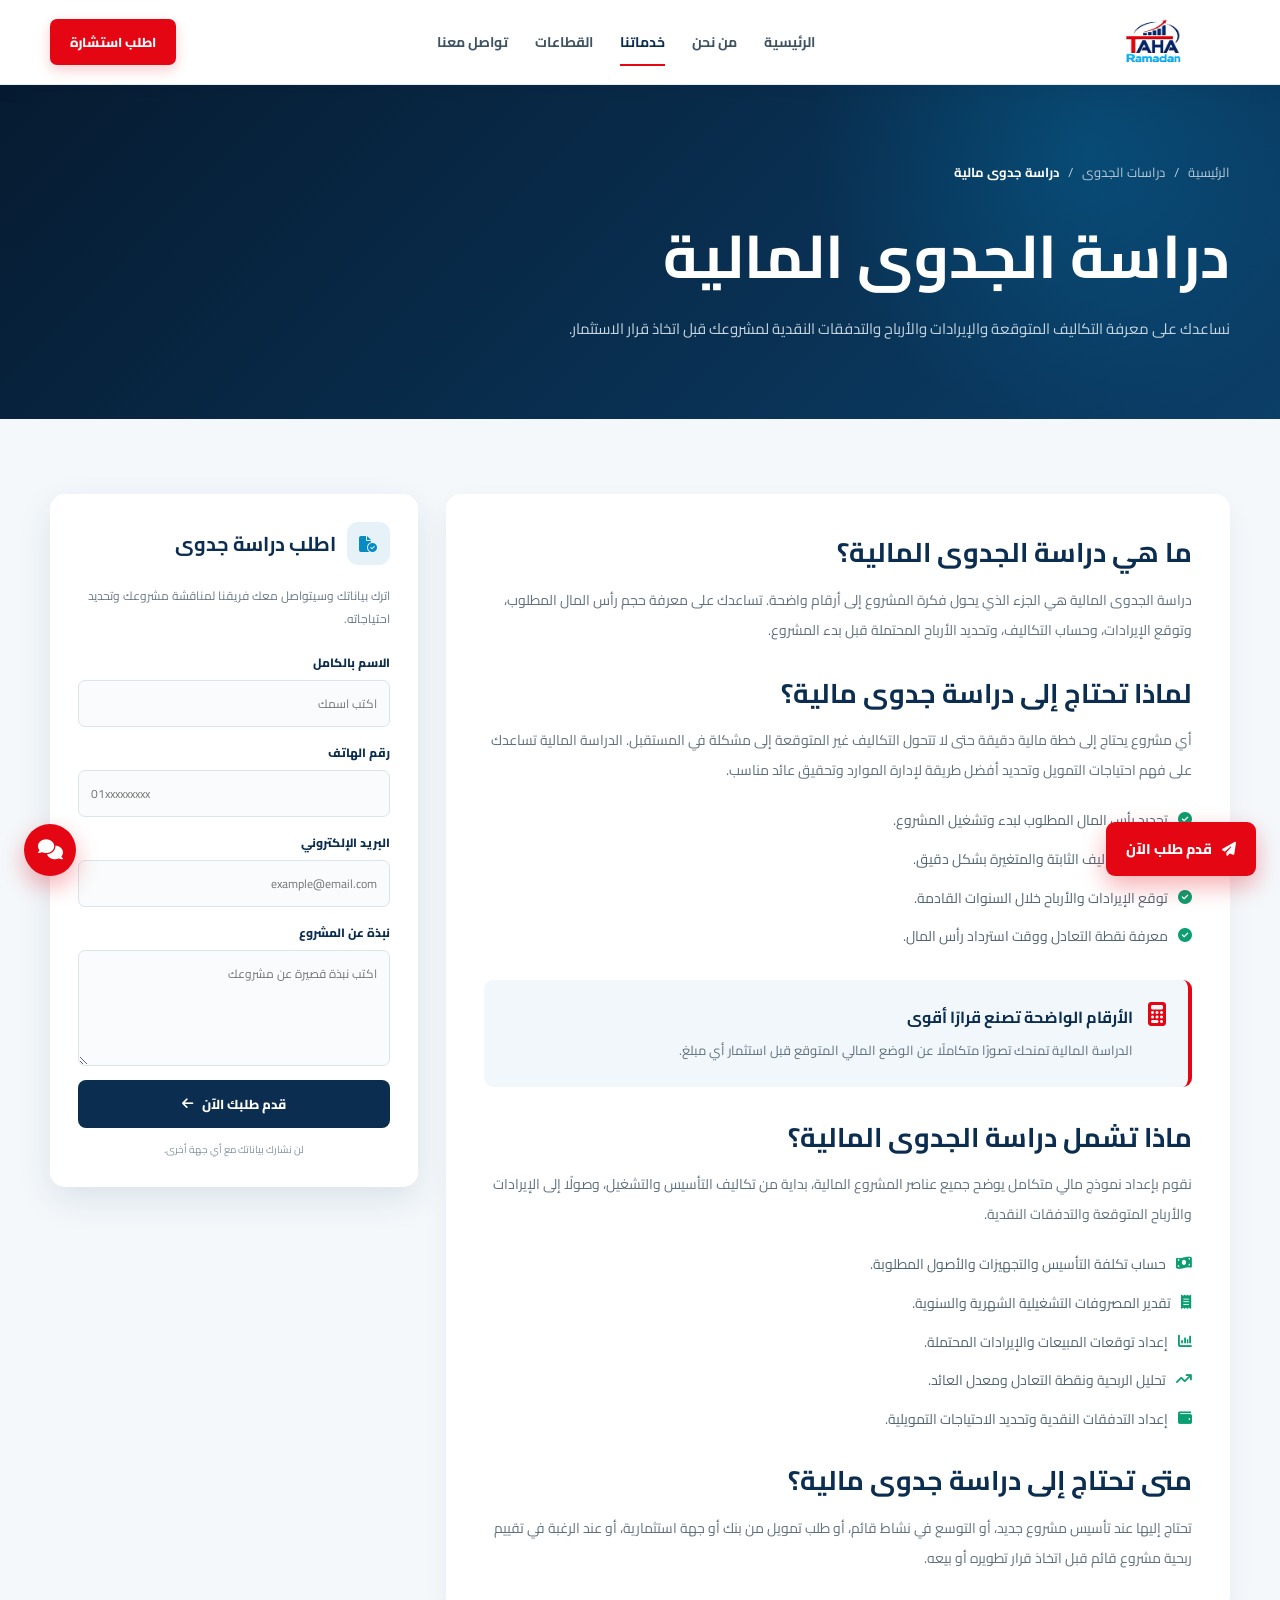
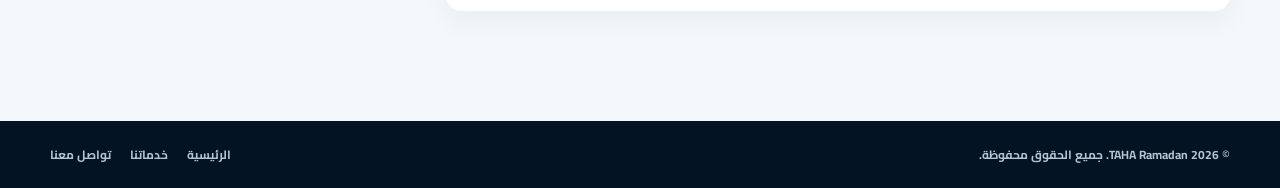
<file: financial-feasibility.html>
<!DOCTYPE html>
<html lang="ar" dir="rtl">
  <head>
    <meta charset="UTF-8" />
    <meta name="viewport" content="width=device-width, initial-scale=1.0" />
    <title>دراسة جدوى مالية | TAHA Ramadan</title>

    <link rel="preconnect" href="https://fonts.googleapis.com" />
    <link rel="preconnect" href="https://fonts.gstatic.com" crossorigin />
    <link
      href="https://fonts.googleapis.com/css2?family=Cairo:wght@400;500;600;700;800&display=swap"
      rel="stylesheet"
    />
    <link
      rel="stylesheet"
      href="https://cdnjs.cloudflare.com/ajax/libs/font-awesome/6.7.2/css/all.min.css"
    />

    <style>
      :root {
        --navy: #0b2d50;
        --navy-dark: #061b31;
        --red: #e40613;
        --blue: #078bc3;
        --white: #ffffff;
        --text: #1d354a;
        --muted: #687987;
      }

      * {
        box-sizing: border-box;
        margin: 0;
        padding: 0;
      }

      html {
        scroll-behavior: smooth;
        overflow-x: hidden;
      }

      body {
        overflow-x: hidden;
        background: #f4f8fb;
        color: var(--text);
        font-family: "Cairo", sans-serif;
      }

      a {
        color: inherit;
        text-decoration: none;
      }

      .container {
        width: min(1180px, calc(100% - 42px));
        margin: auto;
      }

      .page-transition {
        position: fixed;
        inset: 0;
        z-index: 99999;
        background: linear-gradient(135deg, #061b31, #0b2d50, #e40613);
        transform: scaleX(0);
        transform-origin: right;
        transition: transform 0.45s ease;
      }

      .page-transition.entering {
        transform: scaleX(1);
        transform-origin: left;
      }

      .page-transition.leaving {
        transform: scaleX(1);
        transform-origin: right;
      }

      .site-header {
        position: sticky;
        top: 0;
        z-index: 1000;
        background: rgba(255, 255, 255, 0.97);
        border-bottom: 1px solid #e5edf2;
        box-shadow: 0 4px 20px rgba(6, 27, 49, 0.05);
      }

      .navbar {
        min-height: 84px;
        display: flex;
        align-items: center;
        justify-content: space-between;
        gap: 28px;
      }

      .navbar-logo {
        display: flex;
        align-items: center;
        width: 155px;
      }

      .navbar-logo img {
        width: 100%;
        max-height: 64px;
        object-fit: contain;
      }

      .nav-links {
        display: flex;
        align-items: center;
        gap: 27px;
      }

      .nav-links a {
        position: relative;
        color: #405365;
        font-size: 14px;
        font-weight: 700;
        transition: color 0.25s ease;
      }

      .nav-links a:hover,
      .nav-links a.active {
        color: var(--navy);
      }

      .nav-links a.active::after {
        content: "";
        position: absolute;
        right: 0;
        bottom: -11px;
        width: 100%;
        height: 2px;
        background: var(--red);
      }

      .nav-button {
        padding: 11px 20px;
        border-radius: 7px;
        background: var(--red);
        color: var(--white);
        font-size: 13px;
        font-weight: 800;
        box-shadow: 0 5px 14px rgba(228, 6, 19, 0.2);
        transition: 0.25s ease;
      }

      .nav-button:hover {
        background: var(--navy);
        transform: translateY(-3px);
      }

      .menu-button {
        display: none;
        width: 42px;
        height: 42px;
        border: 0;
        border-radius: 7px;
        background: #eef3f7;
        cursor: pointer;
      }

      .menu-button span {
        display: block;
        width: 21px;
        height: 2px;
        margin: 4px auto;
        background: var(--navy);
      }

      .article-hero {
        padding: 75px 0;
        background:
          radial-gradient(circle at 85% 20%, rgba(0, 168, 235, 0.2), transparent 25%),
          linear-gradient(135deg, #061b31, #0b3e68);
      }

      .breadcrumb {
        display: flex;
        flex-wrap: wrap;
        align-items: center;
        gap: 9px;
        color: #b9cad6;
        font-size: 13px;
      }

      .breadcrumb a:hover {
        color: #45c1ef;
      }

      .breadcrumb strong {
        color: #ffffff;
      }

      .article-hero h1 {
        max-width: 850px;
        margin-top: 30px;
        color: #ffffff;
        font-size: clamp(35px, 5vw, 60px);
        line-height: 1.4;
      }

      .article-hero p {
        max-width: 760px;
        margin-top: 16px;
        color: #c6d5df;
        font-size: 15px;
        line-height: 2;
      }

      .article-page {
        padding: 75px 0 110px;
      }

      .content-layout {
        display: grid;
        grid-template-columns: minmax(300px, 0.75fr) minmax(0, 1.6fr);
        gap: 28px;
        align-items: start;
        direction: ltr;
      }

      .apply-card,
      .article-content {
        direction: rtl;
      }

      .apply-card {
        grid-column: 1;
        position: sticky;
        top: 105px;
        padding: 28px;
        border-radius: 15px;
        background: #ffffff;
        box-shadow: 0 13px 34px rgba(11, 45, 80, 0.1);
      }

      .apply-card-top {
        display: flex;
        align-items: center;
        gap: 11px;
        margin-bottom: 20px;
      }

      .apply-card-top i {
        display: grid;
        place-items: center;
        width: 43px;
        height: 43px;
        border-radius: 11px;
        background: #e6f2f8;
        color: var(--blue);
      }

      .apply-card h2 {
        color: var(--navy);
        font-size: 20px;
      }

      .apply-card > p {
        margin-bottom: 20px;
        color: var(--muted);
        font-size: 12px;
        line-height: 1.9;
      }

      .form-group {
        display: flex;
        flex-direction: column;
        gap: 6px;
        margin-bottom: 14px;
      }

      .form-group label {
        color: var(--navy);
        font-size: 12px;
        font-weight: 800;
      }

      .form-group input,
      .form-group textarea {
        width: 100%;
        border: 1px solid #d9e4eb;
        border-radius: 7px;
        outline: none;
        background: #f9fbfc;
        color: var(--text);
        font-family: inherit;
        font-size: 12px;
        padding: 11px 12px;
        transition: 0.25s ease;
      }

      .form-group textarea {
        resize: vertical;
      }

      .form-group input:focus,
      .form-group textarea:focus {
        border-color: var(--blue);
        box-shadow: 0 0 0 3px rgba(7, 139, 195, 0.12);
      }

      .apply-submit {
        display: flex;
        align-items: center;
        justify-content: center;
        gap: 9px;
        width: 100%;
        min-height: 48px;
        border: 0;
        border-radius: 8px;
        background: var(--navy);
        color: #ffffff;
        cursor: pointer;
        font-family: inherit;
        font-size: 13px;
        font-weight: 800;
        transition: 0.25s ease;
      }

      .apply-submit:hover {
        background: var(--red);
        box-shadow: 0 9px 18px rgba(228, 6, 19, 0.24);
        transform: translateY(-3px);
      }

      .apply-note {
        display: block;
        margin-top: 13px;
        color: #84929d;
        font-size: 10px;
        line-height: 1.8;
        text-align: center;
      }

      .article-content {
        grid-column: 2;
        padding: 38px;
        border-radius: 15px;
        background: #ffffff;
        box-shadow: 0 10px 27px rgba(11, 45, 80, 0.05);
      }

      .article-content h2 {
        color: var(--navy);
        font-size: 27px;
        line-height: 1.5;
        margin: 28px 0 12px;
      }

      .article-content h2:first-child {
        margin-top: 0;
      }

      .article-content p {
        color: #60717e;
        font-size: 14px;
        line-height: 2.15;
      }

      .article-content ul {
        display: grid;
        gap: 12px;
        margin: 22px 0;
        list-style: none;
      }

      .article-content li {
        display: flex;
        align-items: flex-start;
        gap: 10px;
        color: #536674;
        font-size: 14px;
        line-height: 1.9;
      }

      .article-content li i {
        margin-top: 5px;
        color: #0a9e70;
      }

      .highlight-box {
        display: flex;
        gap: 15px;
        margin: 30px 0;
        padding: 22px;
        border-right: 4px solid var(--red);
        border-radius: 9px;
        background: #f1f7fa;
      }

      .highlight-box i {
        color: var(--red);
        font-size: 24px;
      }

      .highlight-box h3 {
        color: var(--navy);
        font-size: 16px;
        margin-bottom: 5px;
      }

      .highlight-box p {
        font-size: 13px;
      }

      .site-footer {
        padding: 22px 0;
        background: #041323;
        color: #b4c4d0;
      }

      .footer-content {
        display: flex;
        align-items: center;
        justify-content: space-between;
        gap: 20px;
      }

      .footer-content p,
      .footer-links a {
        font-size: 12px;
        font-weight: 700;
      }

      .footer-links {
        display: flex;
        gap: 19px;
      }

      .footer-links a:hover {
        color: #3bb8ec;
      }

      .request-floating {
        position: fixed;
        z-index: 2000;
        right: 24px;
        bottom: 24px;
        display: inline-flex;
        align-items: center;
        gap: 10px;
        padding: 14px 20px;
        border-radius: 9px;
        background: var(--red);
        color: #ffffff;
        box-shadow: 0 10px 25px rgba(228, 6, 19, 0.32);
        font-size: 14px;
        font-weight: 800;
        transition: 0.25s ease;
      }

      .request-floating:hover {
        background: var(--navy);
        transform: translateY(-4px);
      }

      .social-widget {
        position: fixed;
        z-index: 2000;
        left: 24px;
        bottom: 24px;
      }

      .social-toggle,
      .social-menu a {
        display: grid;
        place-items: center;
        width: 52px;
        height: 52px;
        border: 0;
        border-radius: 50%;
        color: #ffffff;
        cursor: pointer;
      }

      .social-toggle {
        position: relative;
        z-index: 2;
        background: var(--red);
        box-shadow: 0 10px 25px rgba(228, 6, 19, 0.32);
        font-size: 20px;
      }

      .social-menu {
        position: absolute;
        bottom: 62px;
        left: 0;
        display: grid;
        gap: 10px;
        pointer-events: none;
        opacity: 0;
        transform: translateY(20px);
        transition: 0.3s ease;
      }

      .social-menu.open {
        pointer-events: auto;
        opacity: 1;
        transform: translateY(0);
      }

      .social-menu a {
        font-size: 19px;
        box-shadow: 0 7px 18px rgba(0, 0, 0, 0.2);
        transition: transform 0.25s ease;
      }

      .social-menu a:hover {
        transform: scale(1.12);
      }

      .phone {
        background: #0b2d50;
      }

      .whatsapp {
        background: #25d366;
      }

      .facebook {
        background: #1877f2;
      }

      .twitter {
        background: #111111;
      }

      .linkedin {
        background: #0a66c2;
      }

      .instagram {
        background: linear-gradient(135deg, #833ab4, #fd1d1d, #fcb045);
      }

      @media (max-width: 900px) {
        .content-layout {
          grid-template-columns: 1fr;
        }

        .article-content,
        .apply-card {
          grid-column: auto;
        }

        .apply-card {
          position: static;
          order: 2;
        }
      }

      @media (max-width: 800px) {
        .navbar {
          min-height: 74px;
          flex-wrap: wrap;
        }

        .navbar-logo {
          width: 135px;
        }

        .menu-button {
          display: block;
        }

        .nav-button {
          display: none;
        }

        .nav-links {
          display: none;
          order: 3;
          width: 100%;
          padding: 5px 0 18px;
          flex-direction: column;
          align-items: flex-start;
          gap: 13px;
        }

        .nav-links.show {
          display: flex;
        }
      }

      @media (max-width: 600px) {
        .article-hero {
          padding: 55px 0;
        }

        .article-page {
          padding: 50px 0 95px;
        }

        .article-content,
        .apply-card {
          padding: 22px;
        }

        .article-content h2 {
          font-size: 23px;
        }

        .request-floating {
          right: 16px;
          bottom: 16px;
          padding: 12px 15px;
          font-size: 12px;
        }

        .social-widget {
          left: 16px;
          bottom: 16px;
        }

        .footer-content {
          flex-direction: column;
          text-align: center;
        }
      }
    </style>
  </head>

  <body>
    <div class="page-transition entering" id="pageTransition"></div>

    <header class="site-header">
      <div class="container navbar">
        <a href="index.html#home" class="navbar-logo" data-transition>
          <img
            src="assists/اللوجو الجديدي بدون خلفيه.png"
            alt="TAHA Ramadan"
          />
        </a>

        <button class="menu-button" id="menuButton" aria-label="فتح القائمة">
          <span></span>
          <span></span>
          <span></span>
        </button>

        <nav class="nav-links" id="navLinks">
          <a href="index.html#home" data-transition>الرئيسية</a>
          <a href="index.html#about" data-transition>من نحن</a>
          <a class="active" href="index.html#services" data-transition>خدماتنا</a>
          <a href="index.html#sectors" data-transition>القطاعات</a>
          <a href="index.html#contact" data-transition>تواصل معنا</a>
        </nav>

        <a href="request.html" class="nav-button" data-transition>
          اطلب استشارة
        </a>
      </div>
    </header>

    <main>
      <section class="article-hero">
        <div class="container">
          <div class="breadcrumb">
            <a href="index.html" data-transition>الرئيسية</a>
            <span>/</span>
            <a href="feasibility.html" data-transition>دراسات الجدوى</a>
            <span>/</span>
            <strong>دراسة جدوى مالية</strong>
          </div>

          <h1>دراسة الجدوى المالية</h1>

          <p>
            نساعدك على معرفة التكاليف المتوقعة والإيرادات والأرباح والتدفقات
            النقدية لمشروعك قبل اتخاذ قرار الاستثمار.
          </p>
        </div>
      </section>

      <section class="article-page">
        <div class="container content-layout">
          <aside class="apply-card">
            <div class="apply-card-top">
              <i class="fa-solid fa-file-circle-check"></i>
              <h2>اطلب دراسة جدوى</h2>
            </div>

            <p>
              اترك بياناتك وسيتواصل معك فريقنا لمناقشة مشروعك وتحديد احتياجاته.
            </p>

            <form
              action="https://formsubmit.co/YOUR_COMPANY_EMAIL@gmail.com"
              method="POST"
            >
              <input
                type="hidden"
                name="_subject"
                value="طلب دراسة جدوى مالية جديد"
              />

              <input
                type="hidden"
                name="service"
                value="دراسة جدوى مالية"
              />

              <div class="form-group">
                <label for="name">الاسم بالكامل</label>
                <input
                  id="name"
                  type="text"
                  name="name"
                  placeholder="اكتب اسمك"
                  required
                />
              </div>

              <div class="form-group">
                <label for="phone">رقم الهاتف</label>
                <input
                  id="phone"
                  type="tel"
                  name="phone"
                  placeholder="01xxxxxxxxx"
                  required
                />
              </div>

              <div class="form-group">
                <label for="email">البريد الإلكتروني</label>
                <input
                  id="email"
                  type="email"
                  name="email"
                  placeholder="example@email.com"
                  required
                />
              </div>

              <div class="form-group">
                <label for="message">نبذة عن المشروع</label>
                <textarea
                  id="message"
                  name="message"
                  rows="4"
                  placeholder="اكتب نبذة قصيرة عن مشروعك"
                  required
                ></textarea>
              </div>

              <button type="submit" class="apply-submit">
                قدم طلبك الآن
                <i class="fa-solid fa-arrow-left"></i>
              </button>

              <span class="apply-note">
                لن نشارك بياناتك مع أي جهة أخرى.
              </span>
            </form>
          </aside>

          <article class="article-content">
            <h2>ما هي دراسة الجدوى المالية؟</h2>

            <p>
              دراسة الجدوى المالية هي الجزء الذي يحول فكرة المشروع إلى أرقام
              واضحة. تساعدك على معرفة حجم رأس المال المطلوب، وتوقع الإيرادات،
              وحساب التكاليف، وتحديد الأرباح المحتملة قبل بدء المشروع.
            </p>

            <h2>لماذا تحتاج إلى دراسة جدوى مالية؟</h2>

            <p>
              أي مشروع يحتاج إلى خطة مالية دقيقة حتى لا تتحول التكاليف غير
              المتوقعة إلى مشكلة في المستقبل. الدراسة المالية تساعدك على فهم
              احتياجات التمويل وتحديد أفضل طريقة لإدارة الموارد وتحقيق عائد مناسب.
            </p>

            <ul>
              <li>
                <i class="fa-solid fa-circle-check"></i>
                <span>تحديد رأس المال المطلوب لبدء وتشغيل المشروع.</span>
              </li>

              <li>
                <i class="fa-solid fa-circle-check"></i>
                <span>حساب التكاليف الثابتة والمتغيرة بشكل دقيق.</span>
              </li>

              <li>
                <i class="fa-solid fa-circle-check"></i>
                <span>توقع الإيرادات والأرباح خلال السنوات القادمة.</span>
              </li>

              <li>
                <i class="fa-solid fa-circle-check"></i>
                <span>معرفة نقطة التعادل ووقت استرداد رأس المال.</span>
              </li>
            </ul>

            <div class="highlight-box">
              <i class="fa-solid fa-calculator"></i>
              <div>
                <h3>الأرقام الواضحة تصنع قرارًا أقوى</h3>
                <p>
                  الدراسة المالية تمنحك تصورًا متكاملًا عن الوضع المالي المتوقع
                  قبل استثمار أي مبلغ.
                </p>
              </div>
            </div>

            <h2>ماذا تشمل دراسة الجدوى المالية؟</h2>

            <p>
              نقوم بإعداد نموذج مالي متكامل يوضح جميع عناصر المشروع المالية،
              بداية من تكاليف التأسيس والتشغيل، وصولًا إلى الإيرادات والأرباح
              المتوقعة والتدفقات النقدية.
            </p>

            <ul>
              <li>
                <i class="fa-solid fa-money-bill-wave"></i>
                <span>حساب تكلفة التأسيس والتجهيزات والأصول المطلوبة.</span>
              </li>

              <li>
                <i class="fa-solid fa-receipt"></i>
                <span>تقدير المصروفات التشغيلية الشهرية والسنوية.</span>
              </li>

              <li>
                <i class="fa-solid fa-chart-column"></i>
                <span>إعداد توقعات المبيعات والإيرادات المحتملة.</span>
              </li>

              <li>
                <i class="fa-solid fa-arrow-trend-up"></i>
                <span>تحليل الربحية ونقطة التعادل ومعدل العائد.</span>
              </li>

              <li>
                <i class="fa-solid fa-wallet"></i>
                <span>إعداد التدفقات النقدية وتحديد الاحتياجات التمويلية.</span>
              </li>
            </ul>

            <h2>متى تحتاج إلى دراسة جدوى مالية؟</h2>

            <p>
              تحتاج إليها عند تأسيس مشروع جديد، أو التوسع في نشاط قائم، أو طلب
              تمويل من بنك أو جهة استثمارية، أو عند الرغبة في تقييم ربحية مشروع
              قائم قبل اتخاذ قرار تطويره أو بيعه.
            </p>
          </article>
        </div>
      </section>
    </main>

    <footer class="site-footer">
      <div class="container footer-content">
        <p>© 2026 TAHA Ramadan. جميع الحقوق محفوظة.</p>

        <div class="footer-links">
          <a href="index.html#home" data-transition>الرئيسية</a>
          <a href="index.html#services" data-transition>خدماتنا</a>
          <a href="index.html#contact" data-transition>تواصل معنا</a>
        </div>
      </div>
    </footer>

    <a href="request.html" class="request-floating" data-transition>
      <i class="fa-solid fa-paper-plane"></i>
      قدم طلب الآن
    </a>

    <div class="social-widget">
      <div class="social-menu" id="socialMenu">
        <a href="tel:+201222209161" class="phone" aria-label="اتصال">
          <i class="fa-solid fa-phone"></i>
        </a>

        <a
          href="https://wa.me/201222209161"
          class="whatsapp"
          target="_blank"
          aria-label="واتساب"
        >
          <i class="fa-brands fa-whatsapp"></i>
        </a>

        <a
          href="https://facebook.com/YOUR_PAGE"
          class="facebook"
          target="_blank"
          aria-label="فيسبوك"
        >
          <i class="fa-brands fa-facebook-f"></i>
        </a>

        <a
          href="https://x.com/YOUR_ACCOUNT"
          class="twitter"
          target="_blank"
          aria-label="منصة إكس"
        >
          <i class="fa-brands fa-x-twitter"></i>
        </a>

        <a
          href="https://linkedin.com/company/YOUR_COMPANY"
          class="linkedin"
          target="_blank"
          aria-label="لينكد إن"
        >
          <i class="fa-brands fa-linkedin-in"></i>
        </a>

        <a
          href="https://instagram.com/YOUR_ACCOUNT"
          class="instagram"
          target="_blank"
          aria-label="إنستجرام"
        >
          <i class="fa-brands fa-instagram"></i>
        </a>
      </div>

      <button class="social-toggle" id="socialToggle" aria-label="وسائل التواصل">
        <i class="fa-solid fa-comments"></i>
      </button>
    </div>

    <script>
      const menuButton = document.getElementById("menuButton");
      const navLinks = document.getElementById("navLinks");
      const pageTransition = document.getElementById("pageTransition");
      const socialToggle = document.getElementById("socialToggle");
      const socialMenu = document.getElementById("socialMenu");

      window.addEventListener("load", () => {
        setTimeout(() => {
          pageTransition.classList.remove("entering");
        }, 100);
      });

      menuButton.addEventListener("click", () => {
        navLinks.classList.toggle("show");
      });

      socialToggle.addEventListener("click", () => {
        socialMenu.classList.toggle("open");
      });

      document.querySelectorAll("a[data-transition]").forEach((link) => {
        link.addEventListener("click", (event) => {
          const destination = link.getAttribute("href");

          if (!destination || destination.startsWith("#")) {
            return;
          }

          event.preventDefault();
          pageTransition.classList.add("leaving");

          setTimeout(() => {
            window.location.href = destination;
          }, 450);
        });
      });
    </script>
  </body>
</html>
</file>
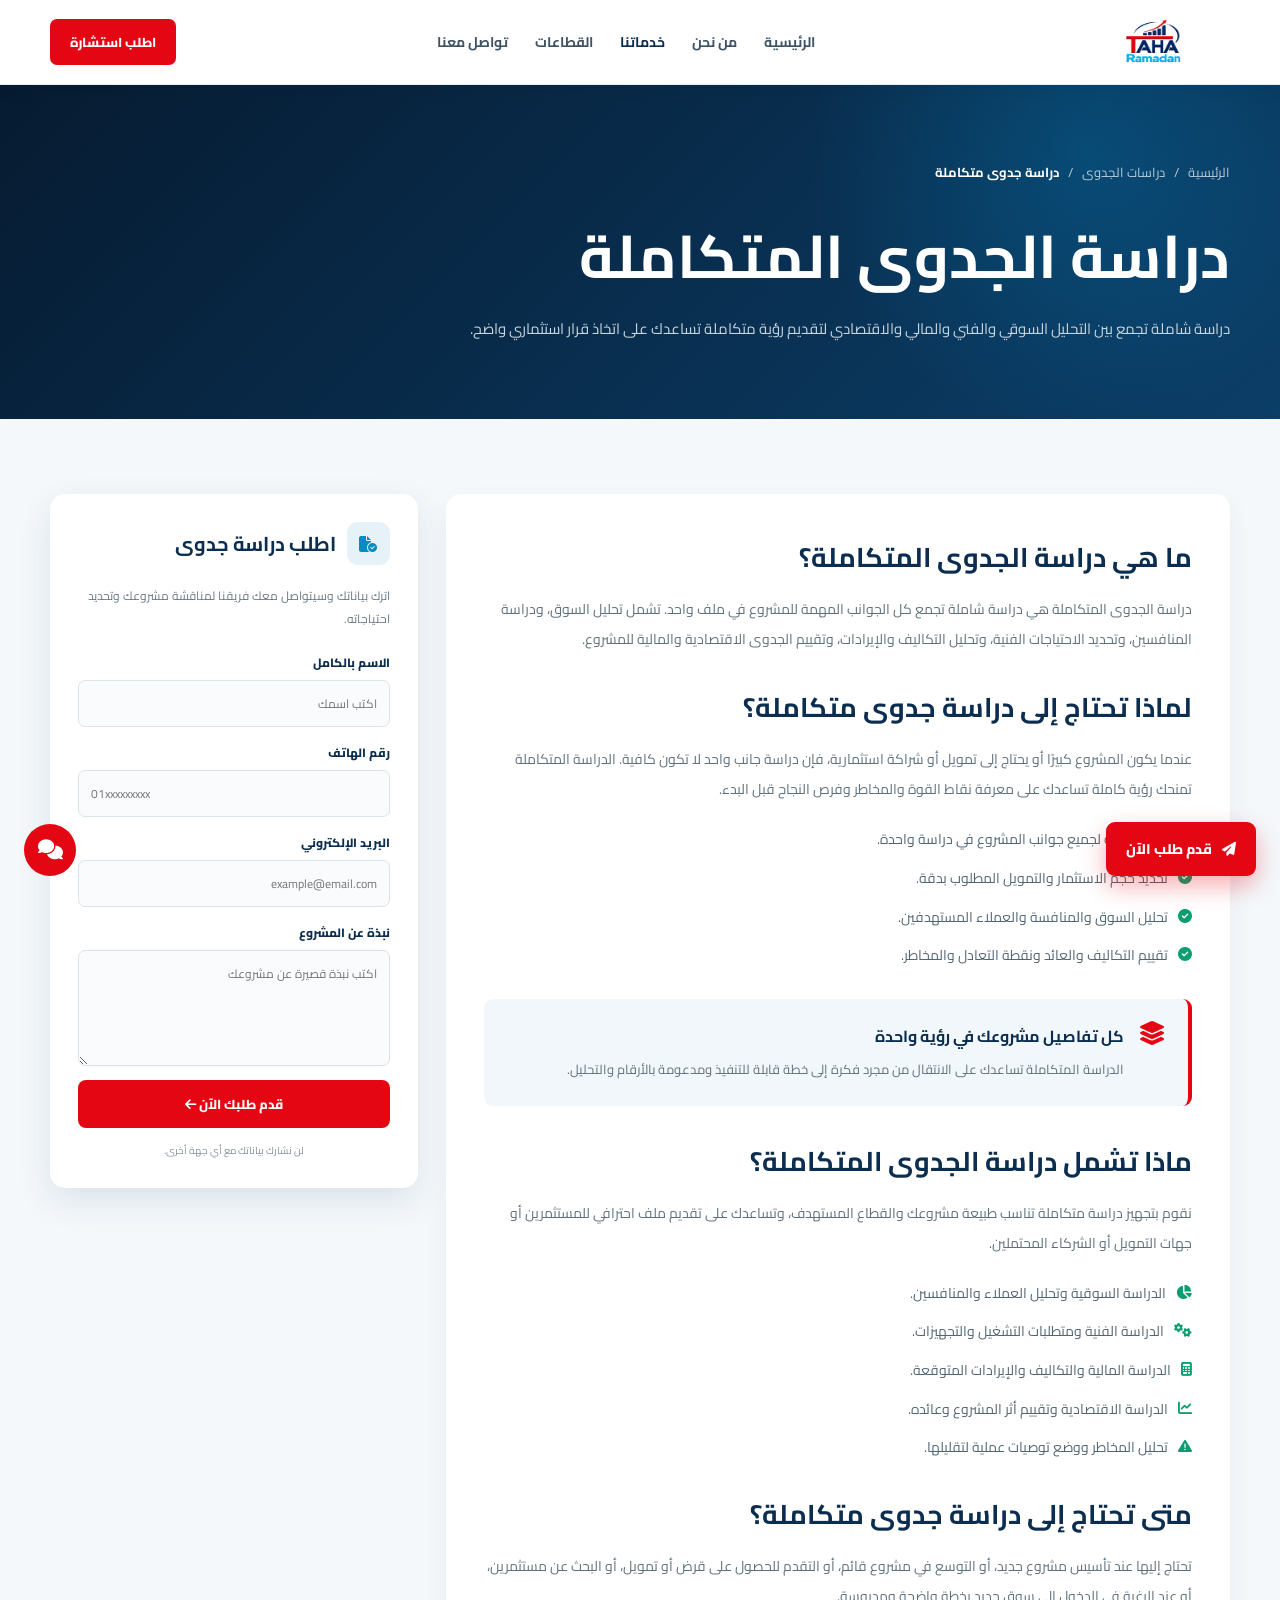
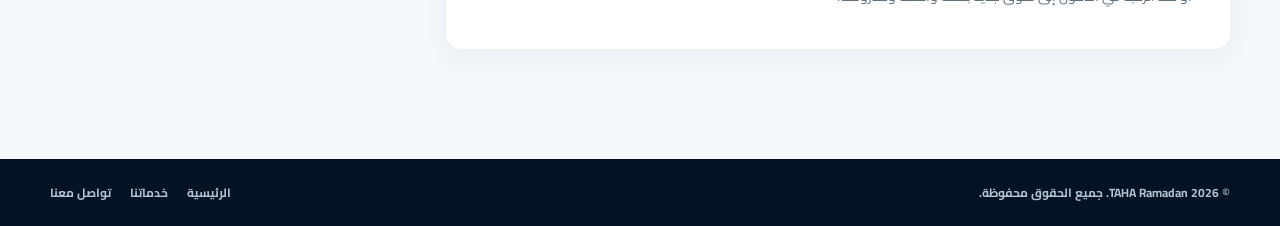
<file: integrated-feasibility.html>
<!DOCTYPE html>
<html lang="ar" dir="rtl">
  <head>
    <meta charset="UTF-8" />
    <meta name="viewport" content="width=device-width, initial-scale=1.0" />
    <title>دراسة جدوى متكاملة | TAHA Ramadan</title>

    <link rel="preconnect" href="https://fonts.googleapis.com" />
    <link rel="preconnect" href="https://fonts.gstatic.com" crossorigin />
    <link
      href="https://fonts.googleapis.com/css2?family=Cairo:wght@400;500;600;700;800&display=swap"
      rel="stylesheet"
    />
    <link
      rel="stylesheet"
      href="https://cdnjs.cloudflare.com/ajax/libs/font-awesome/6.7.2/css/all.min.css"
    />

    <style>
      :root {
        --navy: #0b2d50;
        --red: #e40613;
        --blue: #078bc3;
        --text: #1d354a;
      }

      * {
        box-sizing: border-box;
        margin: 0;
        padding: 0;
      }

      html {
        scroll-behavior: smooth;
        overflow-x: hidden;
      }

      body {
        overflow-x: hidden;
        background: #f4f8fb;
        color: var(--text);
        font-family: "Cairo", sans-serif;
      }

      a {
        color: inherit;
        text-decoration: none;
      }

      .container {
        width: min(1180px, calc(100% - 42px));
        margin: auto;
      }

      .page-transition {
        position: fixed;
        inset: 0;
        z-index: 99999;
        background: linear-gradient(135deg, #061b31, #0b2d50, #e40613);
        transform: scaleX(0);
        transform-origin: right;
        transition: transform 0.45s ease;
      }

      .page-transition.entering {
        transform: scaleX(1);
        transform-origin: left;
      }

      .page-transition.leaving {
        transform: scaleX(1);
      }

      .site-header {
        position: sticky;
        top: 0;
        z-index: 1000;
        background: rgba(255, 255, 255, 0.97);
        border-bottom: 1px solid #e5edf2;
        box-shadow: 0 4px 20px rgba(6, 27, 49, 0.05);
      }

      .navbar {
        min-height: 84px;
        display: flex;
        align-items: center;
        justify-content: space-between;
        gap: 28px;
      }

      .navbar-logo {
        display: flex;
        width: 155px;
      }

      .navbar-logo img {
        width: 100%;
        max-height: 64px;
        object-fit: contain;
      }

      .nav-links {
        display: flex;
        align-items: center;
        gap: 27px;
      }

      .nav-links a {
        color: #405365;
        font-size: 14px;
        font-weight: 700;
        transition: 0.25s;
      }

      .nav-links a:hover,
      .nav-links .active {
        color: var(--navy);
      }

      .nav-button {
        padding: 11px 20px;
        border-radius: 7px;
        background: var(--red);
        color: #fff;
        font-size: 13px;
        font-weight: 800;
        transition: 0.25s;
      }

      .nav-button:hover,
      .apply-submit:hover {
        background: var(--navy);
        transform: translateY(-3px);
      }

      .menu-button {
        display: none;
        width: 42px;
        height: 42px;
        border: 0;
        border-radius: 7px;
        background: #eef3f7;
        cursor: pointer;
      }

      .menu-button span {
        display: block;
        width: 21px;
        height: 2px;
        margin: 4px auto;
        background: var(--navy);
      }

      .article-hero {
        padding: 75px 0;
        background:
          radial-gradient(circle at 85% 20%, rgba(0, 168, 235, 0.2), transparent 25%),
          linear-gradient(135deg, #061b31, #0b3e68);
      }

      .breadcrumb {
        display: flex;
        flex-wrap: wrap;
        gap: 9px;
        color: #b9cad6;
        font-size: 13px;
      }

      .breadcrumb strong {
        color: #fff;
      }

      .article-hero h1 {
        margin-top: 30px;
        color: #fff;
        font-size: clamp(35px, 5vw, 60px);
        line-height: 1.4;
      }

      .article-hero p {
        max-width: 760px;
        margin-top: 16px;
        color: #c6d5df;
        font-size: 15px;
        line-height: 2;
      }

      .article-page {
        padding: 75px 0 110px;
      }

      .content-layout {
        display: grid;
        grid-template-columns: minmax(300px, 0.75fr) minmax(0, 1.6fr);
        gap: 28px;
        align-items: start;
        direction: ltr;
      }

      .apply-card,
      .article-content {
        direction: rtl;
      }

      .apply-card {
        position: sticky;
        top: 105px;
        padding: 28px;
        border-radius: 15px;
        background: #fff;
        box-shadow: 0 13px 34px rgba(11, 45, 80, 0.1);
      }

      .apply-card-top {
        display: flex;
        align-items: center;
        gap: 11px;
        margin-bottom: 20px;
      }

      .apply-card-top i {
        display: grid;
        place-items: center;
        width: 43px;
        height: 43px;
        border-radius: 11px;
        background: #e6f2f8;
        color: var(--blue);
      }

      .apply-card h2 {
        color: var(--navy);
        font-size: 20px;
      }

      .apply-card > p {
        margin-bottom: 20px;
        color: #687987;
        font-size: 12px;
        line-height: 1.9;
      }

      .form-group {
        display: flex;
        flex-direction: column;
        gap: 6px;
        margin-bottom: 14px;
      }

      .form-group label {
        color: var(--navy);
        font-size: 12px;
        font-weight: 800;
      }

      .form-group input,
      .form-group textarea {
        width: 100%;
        border: 1px solid #d9e4eb;
        border-radius: 7px;
        outline: none;
        background: #f9fbfc;
        font-family: inherit;
        font-size: 12px;
        padding: 11px 12px;
      }

      .form-group textarea {
        resize: vertical;
      }

      .form-group input:focus,
      .form-group textarea:focus {
        border-color: var(--blue);
        box-shadow: 0 0 0 3px rgba(7, 139, 195, 0.12);
      }

      .apply-submit {
        width: 100%;
        min-height: 48px;
        border: 0;
        border-radius: 8px;
        background: var(--red);
        color: #fff;
        cursor: pointer;
        font-family: inherit;
        font-size: 13px;
        font-weight: 800;
        transition: 0.25s;
      }

      .apply-note {
        display: block;
        margin-top: 13px;
        color: #84929d;
        font-size: 10px;
        text-align: center;
      }

      .article-content {
        padding: 38px;
        border-radius: 15px;
        background: #fff;
        box-shadow: 0 10px 27px rgba(11, 45, 80, 0.05);
      }

      .article-content h2 {
        color: var(--navy);
        font-size: 27px;
        margin: 28px 0 12px;
      }

      .article-content h2:first-child {
        margin-top: 0;
      }

      .article-content p {
        color: #60717e;
        font-size: 14px;
        line-height: 2.15;
      }

      .article-content ul {
        display: grid;
        gap: 12px;
        margin: 22px 0;
        list-style: none;
      }

      .article-content li {
        display: flex;
        gap: 10px;
        color: #536674;
        font-size: 14px;
        line-height: 1.9;
      }

      .article-content li i {
        margin-top: 5px;
        color: #0a9e70;
      }

      .highlight-box {
        display: flex;
        gap: 15px;
        margin: 30px 0;
        padding: 22px;
        border-right: 4px solid var(--red);
        border-radius: 9px;
        background: #f1f7fa;
      }

      .highlight-box i {
        color: var(--red);
        font-size: 24px;
      }

      .highlight-box h3 {
        color: var(--navy);
        font-size: 16px;
        margin-bottom: 5px;
      }

      .highlight-box p {
        font-size: 13px;
      }

      .site-footer {
        padding: 22px 0;
        background: #041323;
        color: #b4c4d0;
      }

      .footer-content {
        display: flex;
        justify-content: space-between;
        gap: 20px;
      }

      .footer-content p,
      .footer-links a {
        font-size: 12px;
        font-weight: 700;
      }

      .footer-links {
        display: flex;
        gap: 19px;
      }

      .request-floating {
        position: fixed;
        z-index: 2000;
        right: 24px;
        bottom: 24px;
        display: inline-flex;
        align-items: center;
        gap: 10px;
        padding: 14px 20px;
        border-radius: 9px;
        background: var(--red);
        color: #fff;
        box-shadow: 0 10px 25px rgba(228, 6, 19, 0.32);
        font-size: 14px;
        font-weight: 800;
        transition: 0.25s;
      }

      .request-floating:hover {
        background: var(--navy);
        transform: translateY(-4px);
      }

      .social-widget {
        position: fixed;
        z-index: 2000;
        left: 24px;
        bottom: 24px;
      }

      .social-toggle,
      .social-menu a {
        display: grid;
        place-items: center;
        width: 52px;
        height: 52px;
        border: 0;
        border-radius: 50%;
        color: #fff;
        cursor: pointer;
      }

      .social-toggle {
        background: var(--red);
        font-size: 20px;
      }

      .social-menu {
        position: absolute;
        bottom: 62px;
        display: grid;
        gap: 10px;
        pointer-events: none;
        opacity: 0;
        transform: translateY(20px);
        transition: 0.3s;
      }

      .social-menu.open {
        pointer-events: auto;
        opacity: 1;
        transform: translateY(0);
      }

      .social-menu a {
        box-shadow: 0 7px 18px rgba(0, 0, 0, 0.2);
      }

      .phone { background: #0b2d50; }
      .whatsapp { background: #25d366; }
      .facebook { background: #1877f2; }
      .twitter { background: #111; }
      .linkedin { background: #0a66c2; }
      .instagram { background: #d62976; }

      @media (max-width: 900px) {
        .content-layout {
          grid-template-columns: 1fr;
        }

        .apply-card {
          position: static;
        }
      }

      @media (max-width: 800px) {
        .navbar {
          min-height: 74px;
          flex-wrap: wrap;
        }

        .navbar-logo {
          width: 135px;
        }

        .menu-button {
          display: block;
        }

        .nav-button {
          display: none;
        }

        .nav-links {
          display: none;
          order: 3;
          width: 100%;
          padding: 5px 0 18px;
          flex-direction: column;
          align-items: flex-start;
          gap: 13px;
        }

        .nav-links.show {
          display: flex;
        }
      }

      @media (max-width: 600px) {
        .article-hero {
          padding: 55px 0;
        }

        .article-page {
          padding: 50px 0 95px;
        }

        .article-content,
        .apply-card {
          padding: 22px;
        }

        .article-content h2 {
          font-size: 23px;
        }

        .footer-content {
          flex-direction: column;
          text-align: center;
        }

        .request-floating {
          right: 16px;
          bottom: 16px;
          font-size: 12px;
        }

        .social-widget {
          left: 16px;
          bottom: 16px;
        }
      }
    </style>
  </head>

  <body>
    <div class="page-transition entering" id="pageTransition"></div>

    <header class="site-header">
      <div class="container navbar">
        <a href="index.html#home" class="navbar-logo" data-transition>
          <img
            src="assists/اللوجو الجديدي بدون خلفيه.png"
            alt="TAHA Ramadan"
          />
        </a>

        <button class="menu-button" id="menuButton" aria-label="فتح القائمة">
          <span></span>
          <span></span>
          <span></span>
        </button>

        <nav class="nav-links" id="navLinks">
          <a href="index.html#home" data-transition>الرئيسية</a>
          <a href="index.html#about" data-transition>من نحن</a>
          <a class="active" href="index.html#services" data-transition>خدماتنا</a>
          <a href="index.html#sectors" data-transition>القطاعات</a>
          <a href="index.html#contact" data-transition>تواصل معنا</a>
        </nav>

        <a href="request.html" class="nav-button" data-transition>
          اطلب استشارة
        </a>
      </div>
    </header>

    <main>
      <section class="article-hero">
        <div class="container">
          <div class="breadcrumb">
            <a href="index.html" data-transition>الرئيسية</a>
            <span>/</span>
            <a href="feasibility.html" data-transition>دراسات الجدوى</a>
            <span>/</span>
            <strong>دراسة جدوى متكاملة</strong>
          </div>

          <h1>دراسة الجدوى المتكاملة</h1>

          <p>
            دراسة شاملة تجمع بين التحليل السوقي والفني والمالي والاقتصادي
            لتقديم رؤية متكاملة تساعدك على اتخاذ قرار استثماري واضح.
          </p>
        </div>
      </section>

      <section class="article-page">
        <div class="container content-layout">
          <aside class="apply-card">
            <div class="apply-card-top">
              <i class="fa-solid fa-file-circle-check"></i>
              <h2>اطلب دراسة جدوى</h2>
            </div>

            <p>
              اترك بياناتك وسيتواصل معك فريقنا لمناقشة مشروعك وتحديد احتياجاته.
            </p>

            <form
              action="https://formsubmit.co/YOUR_COMPANY_EMAIL@gmail.com"
              method="POST"
            >
              <input
                type="hidden"
                name="_subject"
                value="طلب دراسة جدوى متكاملة جديد"
              />

              <input
                type="hidden"
                name="service"
                value="دراسة جدوى متكاملة"
              />

              <div class="form-group">
                <label for="name">الاسم بالكامل</label>
                <input
                  id="name"
                  type="text"
                  name="name"
                  placeholder="اكتب اسمك"
                  required
                />
              </div>

              <div class="form-group">
                <label for="phone">رقم الهاتف</label>
                <input
                  id="phone"
                  type="tel"
                  name="phone"
                  placeholder="01xxxxxxxxx"
                  required
                />
              </div>

              <div class="form-group">
                <label for="email">البريد الإلكتروني</label>
                <input
                  id="email"
                  type="email"
                  name="email"
                  placeholder="example@email.com"
                  required
                />
              </div>

              <div class="form-group">
                <label for="message">نبذة عن المشروع</label>
                <textarea
                  id="message"
                  name="message"
                  rows="4"
                  placeholder="اكتب نبذة قصيرة عن مشروعك"
                  required
                ></textarea>
              </div>

              <button type="submit" class="apply-submit">
                قدم طلبك الآن
                <i class="fa-solid fa-arrow-left"></i>
              </button>

              <span class="apply-note">
                لن نشارك بياناتك مع أي جهة أخرى.
              </span>
            </form>
          </aside>

          <article class="article-content">
            <h2>ما هي دراسة الجدوى المتكاملة؟</h2>

            <p>
              دراسة الجدوى المتكاملة هي دراسة شاملة تجمع كل الجوانب المهمة
              للمشروع في ملف واحد. تشمل تحليل السوق، ودراسة المنافسين، وتحديد
              الاحتياجات الفنية، وتحليل التكاليف والإيرادات، وتقييم الجدوى
              الاقتصادية والمالية للمشروع.
            </p>

            <h2>لماذا تحتاج إلى دراسة جدوى متكاملة؟</h2>

            <p>
              عندما يكون المشروع كبيرًا أو يحتاج إلى تمويل أو شراكة استثمارية،
              فإن دراسة جانب واحد لا تكون كافية. الدراسة المتكاملة تمنحك رؤية
              كاملة تساعدك على معرفة نقاط القوة والمخاطر وفرص النجاح قبل البدء.
            </p>

            <ul>
              <li>
                <i class="fa-solid fa-circle-check"></i>
                <span>رؤية شاملة لجميع جوانب المشروع في دراسة واحدة.</span>
              </li>

              <li>
                <i class="fa-solid fa-circle-check"></i>
                <span>تحديد حجم الاستثمار والتمويل المطلوب بدقة.</span>
              </li>

              <li>
                <i class="fa-solid fa-circle-check"></i>
                <span>تحليل السوق والمنافسة والعملاء المستهدفين.</span>
              </li>

              <li>
                <i class="fa-solid fa-circle-check"></i>
                <span>تقييم التكاليف والعائد ونقطة التعادل والمخاطر.</span>
              </li>
            </ul>

            <div class="highlight-box">
              <i class="fa-solid fa-layer-group"></i>
              <div>
                <h3>كل تفاصيل مشروعك في رؤية واحدة</h3>
                <p>
                  الدراسة المتكاملة تساعدك على الانتقال من مجرد فكرة إلى خطة
                  قابلة للتنفيذ ومدعومة بالأرقام والتحليل.
                </p>
              </div>
            </div>

            <h2>ماذا تشمل دراسة الجدوى المتكاملة؟</h2>

            <p>
              نقوم بتجهيز دراسة متكاملة تناسب طبيعة مشروعك والقطاع المستهدف،
              وتساعدك على تقديم ملف احترافي للمستثمرين أو جهات التمويل أو
              الشركاء المحتملين.
            </p>

            <ul>
              <li>
                <i class="fa-solid fa-chart-pie"></i>
                <span>الدراسة السوقية وتحليل العملاء والمنافسين.</span>
              </li>

              <li>
                <i class="fa-solid fa-gears"></i>
                <span>الدراسة الفنية ومتطلبات التشغيل والتجهيزات.</span>
              </li>

              <li>
                <i class="fa-solid fa-calculator"></i>
                <span>الدراسة المالية والتكاليف والإيرادات المتوقعة.</span>
              </li>

              <li>
                <i class="fa-solid fa-chart-line"></i>
                <span>الدراسة الاقتصادية وتقييم أثر المشروع وعائده.</span>
              </li>

              <li>
                <i class="fa-solid fa-triangle-exclamation"></i>
                <span>تحليل المخاطر ووضع توصيات عملية لتقليلها.</span>
              </li>
            </ul>

            <h2>متى تحتاج إلى دراسة جدوى متكاملة؟</h2>

            <p>
              تحتاج إليها عند تأسيس مشروع جديد، أو التوسع في مشروع قائم، أو
              التقدم للحصول على قرض أو تمويل، أو البحث عن مستثمرين، أو عند
              الرغبة في الدخول إلى سوق جديد بخطة واضحة ومدروسة.
            </p>
          </article>
        </div>
      </section>
    </main>

    <footer class="site-footer">
      <div class="container footer-content">
        <p>© 2026 TAHA Ramadan. جميع الحقوق محفوظة.</p>

        <div class="footer-links">
          <a href="index.html#home" data-transition>الرئيسية</a>
          <a href="index.html#services" data-transition>خدماتنا</a>
          <a href="index.html#contact" data-transition>تواصل معنا</a>
        </div>
      </div>
    </footer>

    <a href="request.html" class="request-floating" data-transition>
      <i class="fa-solid fa-paper-plane"></i>
      قدم طلب الآن
    </a>

    <div class="social-widget">
      <div class="social-menu" id="socialMenu">
        <a href="tel:+201222209161" class="phone" aria-label="اتصال">
          <i class="fa-solid fa-phone"></i>
        </a>

        <a
          href="https://wa.me/201222209161"
          class="whatsapp"
          target="_blank"
          aria-label="واتساب"
        >
          <i class="fa-brands fa-whatsapp"></i>
        </a>

        <a
          href="https://facebook.com/YOUR_PAGE"
          class="facebook"
          target="_blank"
          aria-label="فيسبوك"
        >
          <i class="fa-brands fa-facebook-f"></i>
        </a>

        <a
          href="https://x.com/YOUR_ACCOUNT"
          class="twitter"
          target="_blank"
          aria-label="منصة إكس"
        >
          <i class="fa-brands fa-x-twitter"></i>
        </a>

        <a
          href="https://linkedin.com/company/YOUR_COMPANY"
          class="linkedin"
          target="_blank"
          aria-label="لينكد إن"
        >
          <i class="fa-brands fa-linkedin-in"></i>
        </a>

        <a
          href="https://instagram.com/YOUR_ACCOUNT"
          class="instagram"
          target="_blank"
          aria-label="إنستجرام"
        >
          <i class="fa-brands fa-instagram"></i>
        </a>
      </div>

      <button class="social-toggle" id="socialToggle" aria-label="وسائل التواصل">
        <i class="fa-solid fa-comments"></i>
      </button>
    </div>

    <script>
      const menuButton = document.getElementById("menuButton");
      const navLinks = document.getElementById("navLinks");
      const pageTransition = document.getElementById("pageTransition");
      const socialToggle = document.getElementById("socialToggle");
      const socialMenu = document.getElementById("socialMenu");

      window.addEventListener("load", () => {
        setTimeout(() => {
          pageTransition.classList.remove("entering");
        }, 100);
      });

      menuButton.addEventListener("click", () => {
        navLinks.classList.toggle("show");
      });

      socialToggle.addEventListener("click", () => {
        socialMenu.classList.toggle("open");
      });

      document.querySelectorAll("a[data-transition]").forEach((link) => {
        link.addEventListener("click", (event) => {
          const destination = link.getAttribute("href");

          if (!destination || destination.startsWith("#")) {
            return;
          }

          event.preventDefault();
          pageTransition.classList.add("leaving");

          setTimeout(() => {
            window.location.href = destination;
          }, 450);
        });
      });
    </script>
  </body>
</html>
</file>
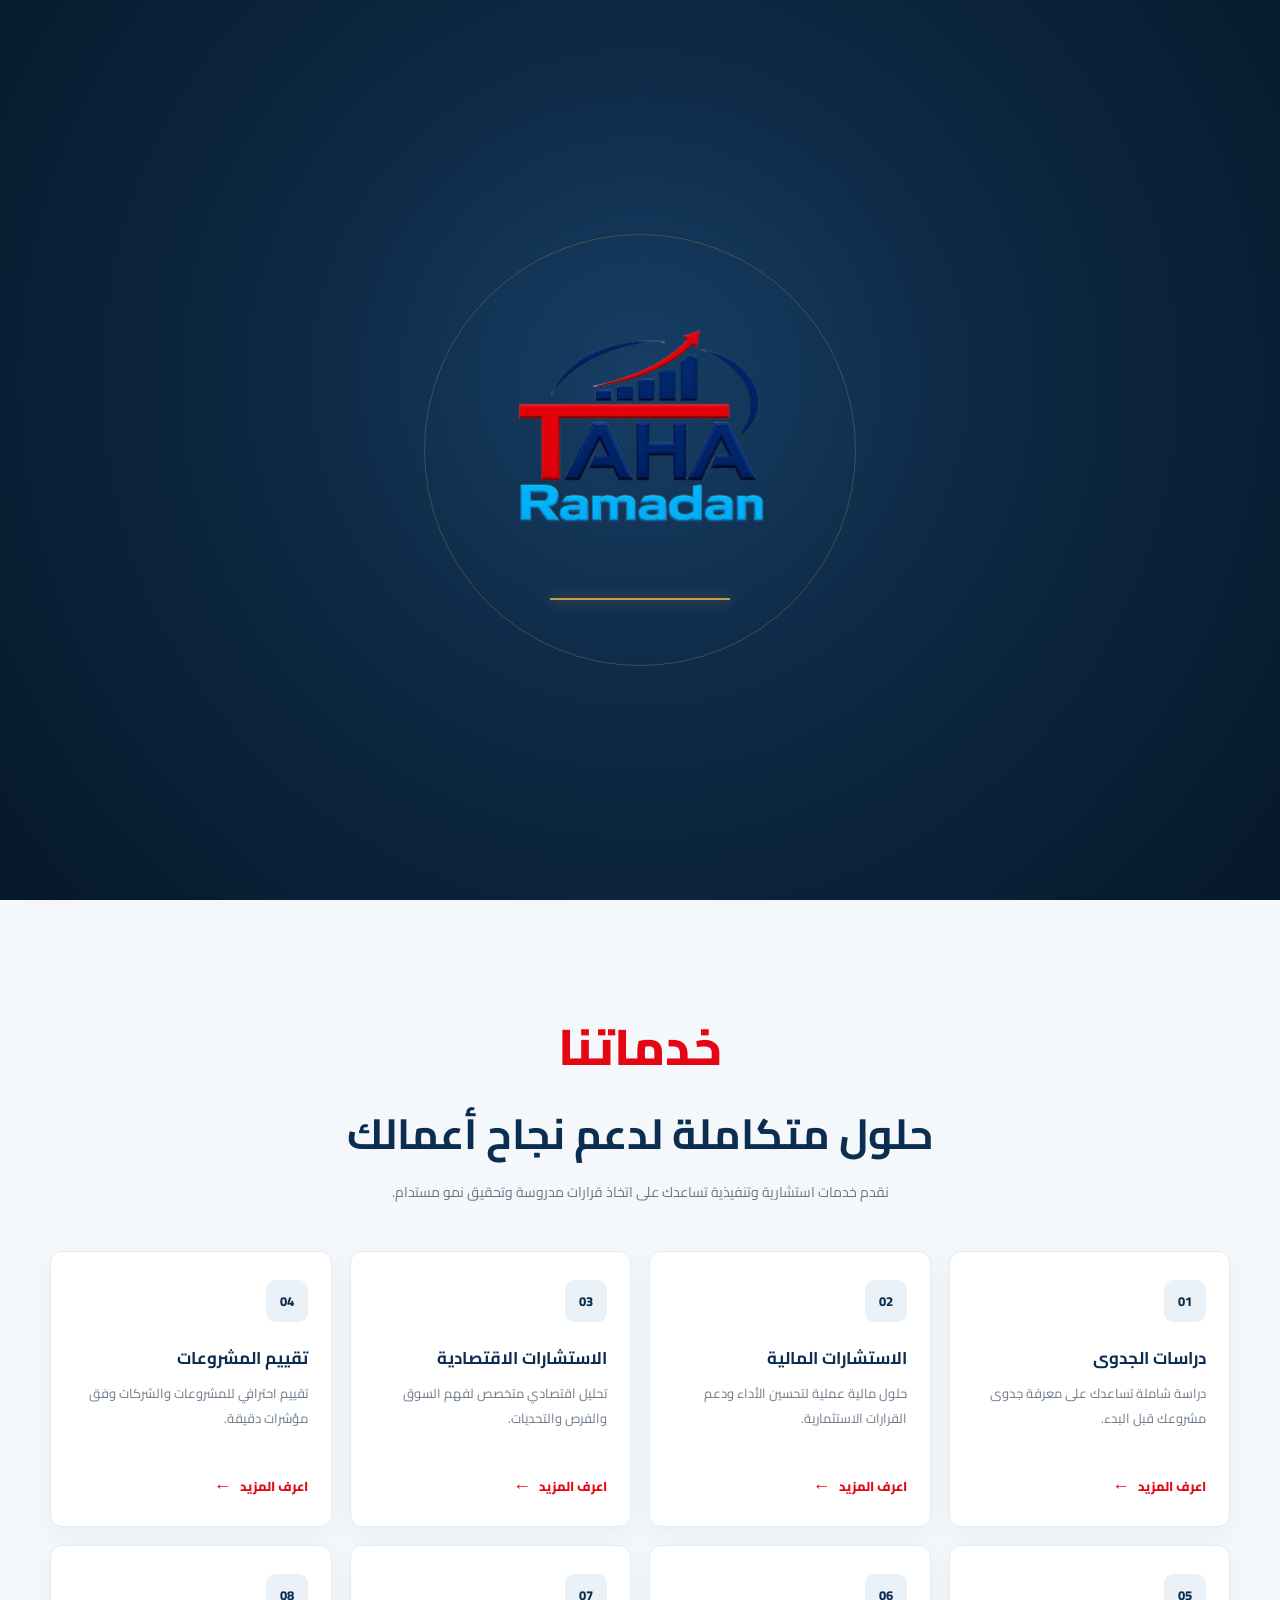
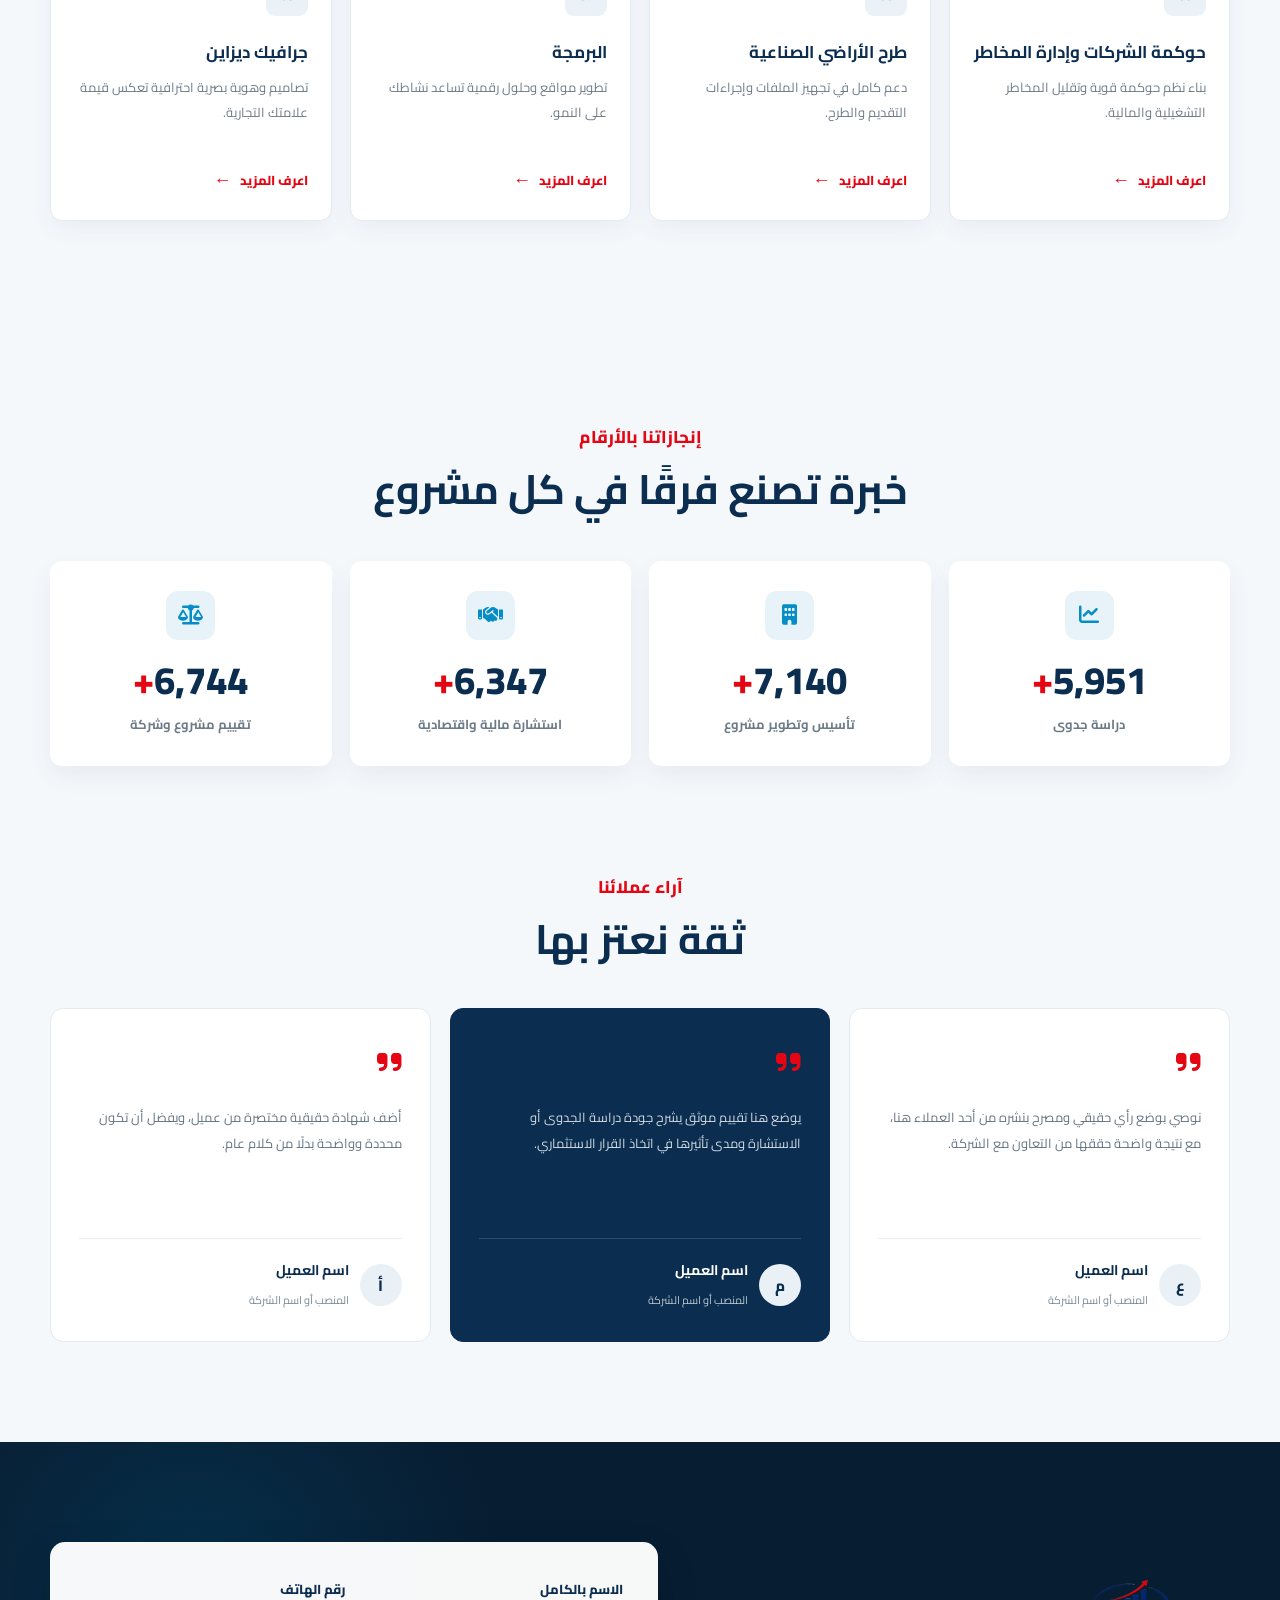
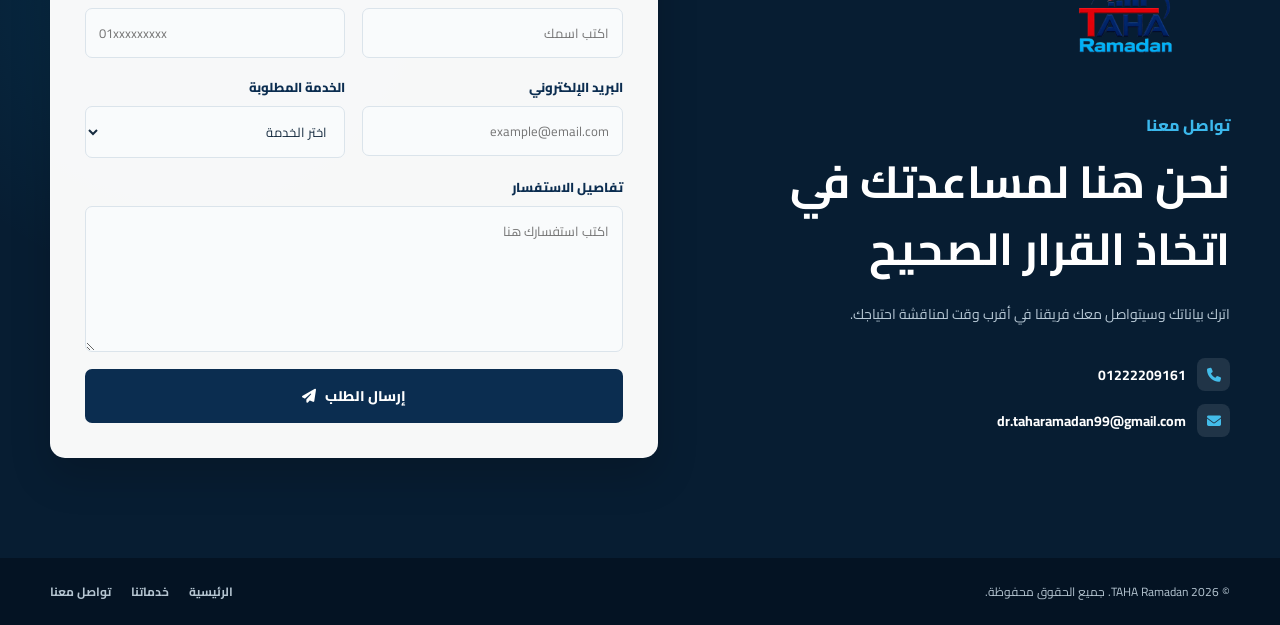
<file: Intro.html>
<!DOCTYPE html>
<html lang="ar" dir="rtl">
  <head>
    <meta charset="UTF-8" />
    <meta name="viewport" content="width=device-width, initial-scale=1.0" />
    <title>TAHA Ramadan | للاستشارات المالية والاقتصادية</title>

    <link rel="preconnect" href="https://fonts.googleapis.com" />
    <link rel="preconnect" href="https://fonts.gstatic.com" crossorigin />
    <link
      href="https://fonts.googleapis.com/css2?family=Cairo:wght@400;500;600;700;800&display=swap"
      rel="stylesheet"
    />

    <link rel="stylesheet" href="Css/Intro.css" />
    <link
  rel="stylesheet"
  href="https://cdnjs.cloudflare.com/ajax/libs/font-awesome/6.7.2/css/all.min.css"/>
  </head>

  <body>
    <div class="intro-screen" id="introScreen">
      <div class="intro-content">
        <img
          src="assists/اللوجو الجديدي بدون خلفيه.png"
          alt="TAHA Ramadan"
          class="intro-logo"
        />

        <div class="loading-line">
          <span></span>
        </div>

      </div>
    </div>

    <div class="website-content">
      <header class="site-header">
        <div class="container navbar">
          <a href="#home" class="navbar-logo">
            <img
              src="assists/اللوجو الجديدي بدون خلفيه.png"
              alt="TAHA Ramadan"
            />
          </a>

          <button class="menu-button" id="menuButton" aria-label="فتح القائمة">
            <span></span>
            <span></span>
            <span></span>
          </button>

          <nav class="nav-links" id="navLinks">
            <a class="active" href="#home">الرئيسية</a>
            <a href="#about">من نحن</a>
            <a href="#services">خدماتنا</a>
            <a href="#sectors">القطاعات</a>
            <a href="#contact">تواصل معنا</a>
          </nav>

          <a href="/request.html" class="nav-button">اطلب استشارة</a>
        </div>
      </header>

      <main id="home">
  <section class="hero-slider">
    <img
      src="assists/الغلاف.jpg"
      alt="TAHA Ramadan للاستشارات المالية والاقتصادية"
      class="hero-image"
    />
  </section>
</main>
    </div>
<section class="services-section" id="services">
  <div class="container">
    <div class="services-heading">
      <p>خدماتنا</p>
      <h2>حلول متكاملة لدعم نجاح أعمالك</h2>
      <span>
        نقدم خدمات استشارية وتنفيذية تساعدك على اتخاذ قرارات مدروسة وتحقيق نمو مستدام.
      </span>
    </div>

    <div class="services-grid">
      <article class="service-card">
        <span class="service-number">01</span>
        <h3>دراسات الجدوى</h3>
        <p>دراسة شاملة تساعدك على معرفة جدوى مشروعك قبل البدء.</p>
        <a href="feasibility.html" data-transition>
          اعرف المزيد <b>←</b>
        </a>
      </article>

      <article class="service-card">
        <span class="service-number">02</span>
        <h3>الاستشارات المالية</h3>
        <p>حلول مالية عملية لتحسين الأداء ودعم القرارات الاستثمارية.</p>
        <a href="/financial-consulting.html">اعرف المزيد <b>←</b></a>
      </article>

      <article class="service-card">
        <span class="service-number">03</span>
        <h3>الاستشارات الاقتصادية</h3>
        <p>تحليل اقتصادي متخصص لفهم السوق والفرص والتحديات.</p>
        <a href="/economic-consulting.html">اعرف المزيد <b>←</b></a>
      </article>

      <article class="service-card">
        <span class="service-number">04</span>
        <h3>تقييم المشروعات</h3>
        <p>تقييم احترافي للمشروعات والشركات وفق مؤشرات دقيقة.</p>
        <a href="/project-evaluation.html">اعرف المزيد <b>←</b></a>
      </article>

      <article class="service-card">
        <span class="service-number">05</span>
        <h3>حوكمة الشركات وإدارة المخاطر</h3>
        <p>بناء نظم حوكمة قوية وتقليل المخاطر التشغيلية والمالية.</p>
        <a href="/corporate-governance.html">اعرف المزيد <b>←</b></a>
      </article>

      <article class="service-card">
        <span class="service-number">06</span>
        <h3>طرح الأراضي الصناعية</h3>
        <p>دعم كامل في تجهيز الملفات وإجراءات التقديم والطرح.</p>
        <a href="/industrial-land-offerings.html">اعرف المزيد <b>←</b></a>
      </article>

      <article class="service-card">
        <span class="service-number">07</span>
        <h3>البرمجة</h3>
        <p>تطوير مواقع وحلول رقمية تساعد نشاطك على النمو.</p>
        <a href="/web-development.html">اعرف المزيد <b>←</b></a>
      </article>

      <article class="service-card">
        <span class="service-number">08</span>
        <h3>جرافيك ديزاين</h3>
        <p>تصاميم وهوية بصرية احترافية تعكس قيمة علامتك التجارية.</p>
        <a href="/graphic-design.html">اعرف المزيد <b>←</b></a>
      </article>
    </div>
  </div>
</section>
<section class="results-section" id="results">
  <div class="container">
    <div class="results-heading">
      <p>إنجازاتنا بالأرقام</p>
      <h2>خبرة تصنع فرقًا في كل مشروع</h2>
    </div>

    <div class="statistics-grid">
      <article class="stat-card">
        <i class="fa-solid fa-chart-line"></i>
        <strong class="counter" data-target="15000">0</strong>
        <span>دراسة جدوى</span>
      </article>

      <article class="stat-card">
        <i class="fa-solid fa-building"></i>
        <strong class="counter" data-target="18000">0</strong>
        <span>تأسيس وتطوير مشروع</span>
      </article>

      <article class="stat-card">
        <i class="fa-solid fa-handshake"></i>
        <strong class="counter" data-target="16000">0</strong>
        <span>استشارة مالية واقتصادية</span>
      </article>

      <article class="stat-card">
        <i class="fa-solid fa-scale-balanced"></i>
        <strong class="counter" data-target="17000">0</strong>
        <span>تقييم مشروع وشركة</span>
      </article>
    </div>

    <div class="testimonials-heading">
      <p>آراء عملائنا</p>
      <h2>ثقة نعتز بها</h2>
    </div>

    <div class="testimonials-grid">
      <article class="testimonial-card">
        <div class="quote-icon">
          <i class="fa-solid fa-quote-right"></i>
        </div>

        <p>
          نوصي بوضع رأي حقيقي ومصرح بنشره من أحد العملاء هنا، مع نتيجة واضحة
          حققها من التعاون مع الشركة.
        </p>

        <div class="client-info">
          <div class="client-avatar">ع</div>
          <div>
            <h3>اسم العميل</h3>
            <span>المنصب أو اسم الشركة</span>
          </div>
        </div>
      </article>

      <article class="testimonial-card featured-testimonial">
        <div class="quote-icon">
          <i class="fa-solid fa-quote-right"></i>
        </div>

        <p>
          يوضع هنا تقييم موثق يشرح جودة دراسة الجدوى أو الاستشارة ومدى تأثيرها
          في اتخاذ القرار الاستثماري.
        </p>

        <div class="client-info">
          <div class="client-avatar">م</div>
          <div>
            <h3>اسم العميل</h3>
            <span>المنصب أو اسم الشركة</span>
          </div>
        </div>
      </article>

      <article class="testimonial-card">
        <div class="quote-icon">
          <i class="fa-solid fa-quote-right"></i>
        </div>

        <p>
          أضف شهادة حقيقية مختصرة من عميل، ويفضل أن تكون محددة وواضحة بدلًا من
          كلام عام.
        </p>

        <div class="client-info">
          <div class="client-avatar">أ</div>
          <div>
            <h3>اسم العميل</h3>
            <span>المنصب أو اسم الشركة</span>
          </div>
        </div>
      </article>
    </div>
  </div>
</section>
<section class="contact-section" id="contact">
  <div class="container contact-wrapper">
    <div class="contact-brand">
      <img
        src="assists/اللوجو الجديدي بدون خلفيه.png"
        alt="TAHA Ramadan"
      />

      <p class="contact-label">تواصل معنا</p>

      <h2>نحن هنا لمساعدتك في اتخاذ القرار الصحيح</h2>

      <p class="contact-description">
        اترك بياناتك وسيتواصل معك فريقنا في أقرب وقت لمناقشة احتياجك.
      </p>

      <div class="contact-info">
        <a href="tel:+201222209161">
          <i class="fa-solid fa-phone"></i>
          <span>01222209161</span>
        </a>

        <a href="mailto:dr.taharamadan99@gmail.com">
          <i class="fa-solid fa-envelope"></i>
          <span>dr.taharamadan99@gmail.com</span>
        </a>
      </div>
    </div>

    <form
      class="contact-form"
      action="https://formsubmit.co/dr.taharamadan99@gmail.com"
      method="POST"
    >
      <input
        type="hidden"
        name="_subject"
        value="طلب تواصل جديد من موقع TAHA Ramadan"
      />

      <input type="hidden" name="_captcha" value="true" />

      <div class="form-group">
        <label for="name">الاسم بالكامل</label>
        <input
          type="text"
          id="name"
          name="name"
          placeholder="اكتب اسمك"
          required
        />
      </div>

      <div class="form-group">
        <label for="phone">رقم الهاتف</label>
        <input
          type="tel"
          id="phone"
          name="phone"
          placeholder="01xxxxxxxxx"
          required
        />
      </div>

      <div class="form-group">
        <label for="email">البريد الإلكتروني</label>
        <input
          type="email"
          id="email"
          name="email"
          placeholder="example@email.com"
          required
        />
      </div>

      <div class="form-group">
        <label for="service">الخدمة المطلوبة</label>
        <select id="service" name="service" required>
          <option value="" selected disabled>اختر الخدمة</option>
          <option value="دراسات الجدوى">دراسات الجدوى</option>
          <option value="الاستشارات المالية">الاستشارات المالية</option>
          <option value="الاستشارات الاقتصادية">الاستشارات الاقتصادية</option>
          <option value="تقييم المشروعات">تقييم المشروعات</option>
          <option value="حوكمة الشركات وإدارة المخاطر">
            حوكمة الشركات وإدارة المخاطر
          </option>
          <option value="طرح الأراضي الصناعية">طرح الأراضي الصناعية</option>
          <option value="البرمجة">البرمجة</option>
          <option value="جرافيك ديزاين">جرافيك ديزاين</option>
        </select>
      </div>

      <div class="form-group full-width">
        <label for="message">تفاصيل الاستفسار</label>
        <textarea
          id="message"
          name="message"
          rows="5"
          placeholder="اكتب استفسارك هنا"
          required
        ></textarea>
      </div>

      <button type="submit" class="send-button">
        إرسال الطلب
        <i class="fa-solid fa-paper-plane"></i>
      </button>
    </form>
  </div>
</section>

<footer class="site-footer">
  <div class="container footer-content">
    <p>© 2026 TAHA Ramadan. جميع الحقوق محفوظة.</p>

    <div class="footer-links">
      <a href="#home">الرئيسية</a>
      <a href="#services">خدماتنا</a>
      <a href="#contact">تواصل معنا</a>
    </div>
  </div>
</footer>

<div class="social-widget">
  <div class="social-menu" id="socialMenu">
    <a href="tel:+201222209161" class="phone" aria-label="اتصال">
      <i class="fa-solid fa-phone"></i>
    </a>

    <a
      href="https://wa.me/201222209161"
      class="whatsapp"
      target="_blank"
      aria-label="واتساب"
    >
      <i class="fa-brands fa-whatsapp"></i>
    </a>

    <a
      href="https://facebook.com/YOUR_PAGE"
      class="facebook"
      target="_blank"
      aria-label="فيسبوك"
    >
      <i class="fa-brands fa-facebook-f"></i>
    </a>

    <a
      href="https://x.com/YOUR_ACCOUNT"
      class="twitter"
      target="_blank"
      aria-label="منصة إكس"
    >
      <i class="fa-brands fa-x-twitter"></i>
    </a>

    <a
      href="https://linkedin.com/company/YOUR_COMPANY"
      class="linkedin"
      target="_blank"
      aria-label="لينكد إن"
    >
      <i class="fa-brands fa-linkedin-in"></i>
    </a>

    <a
      href="https://instagram.com/YOUR_ACCOUNT"
      class="instagram"
      target="_blank"
      aria-label="إنستجرام"
    >
      <i class="fa-brands fa-instagram"></i>
    </a>
  </div>

  <button class="social-toggle" id="socialToggle" aria-label="وسائل التواصل">
    <i class="fa-solid fa-comments"></i>
  </button>
</div>
    <script src="Css/js/intro.js"></script>
  </body>
</html>
</file>
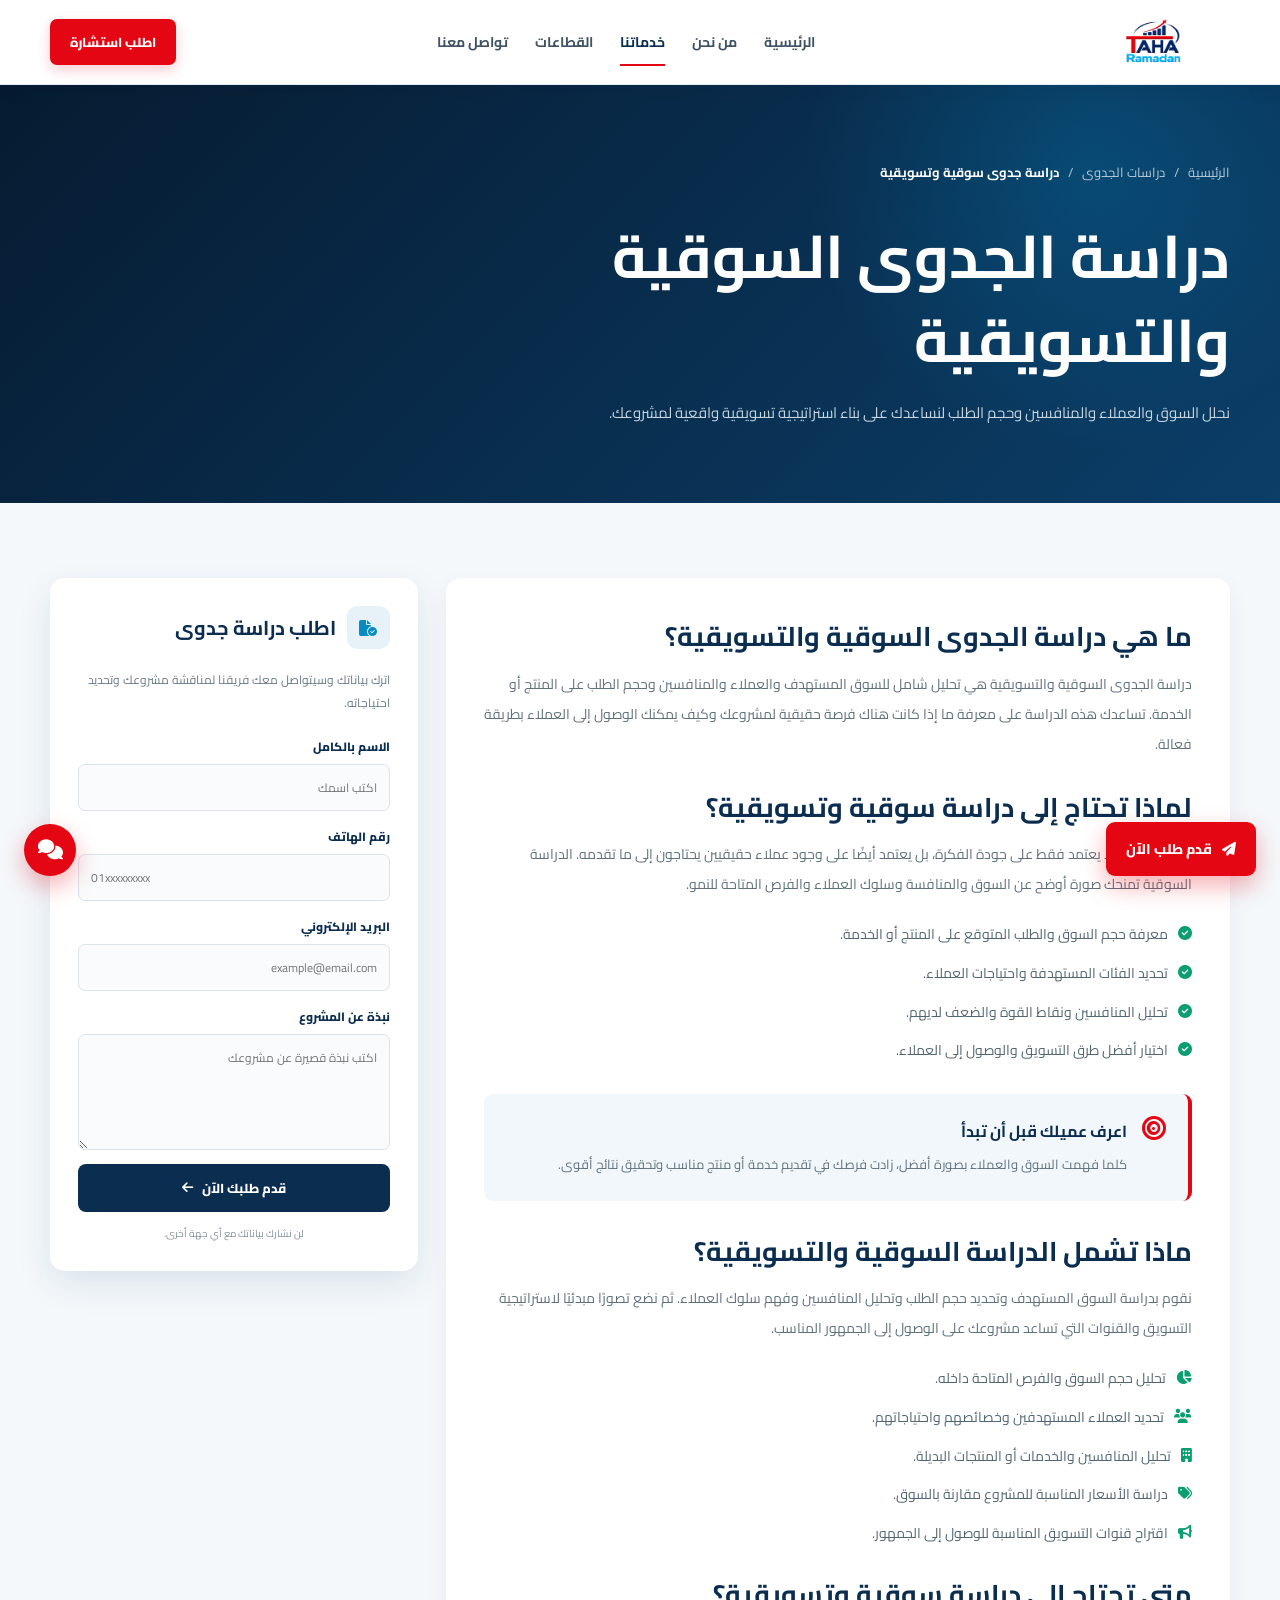
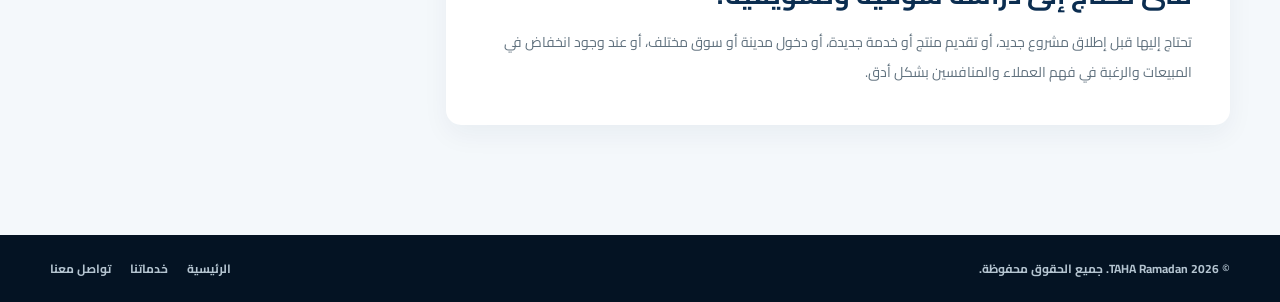
<file: market-feasibility.html>
<!DOCTYPE html>
<html lang="ar" dir="rtl">
  <head>
    <meta charset="UTF-8" />
    <meta name="viewport" content="width=device-width, initial-scale=1.0" />
    <title>دراسة جدوى سوقية وتسويقية | TAHA Ramadan</title>

    <link rel="preconnect" href="https://fonts.googleapis.com" />
    <link rel="preconnect" href="https://fonts.gstatic.com" crossorigin />
    <link
      href="https://fonts.googleapis.com/css2?family=Cairo:wght@400;500;600;700;800&display=swap"
      rel="stylesheet"
    />
    <link
      rel="stylesheet"
      href="https://cdnjs.cloudflare.com/ajax/libs/font-awesome/6.7.2/css/all.min.css"
    />

    <style>
      :root {
        --navy: #0b2d50;
        --navy-dark: #061b31;
        --red: #e40613;
        --blue: #078bc3;
        --text: #1d354a;
        --muted: #687987;
      }

      * {
        box-sizing: border-box;
        margin: 0;
        padding: 0;
      }

      html {
        scroll-behavior: smooth;
        overflow-x: hidden;
      }

      body {
        overflow-x: hidden;
        background: #f4f8fb;
        color: var(--text);
        font-family: "Cairo", sans-serif;
      }

      a {
        color: inherit;
        text-decoration: none;
      }

      .container {
        width: min(1180px, calc(100% - 42px));
        margin: auto;
      }

      .page-transition {
        position: fixed;
        inset: 0;
        z-index: 99999;
        background: linear-gradient(135deg, #061b31, #0b2d50, #e40613);
        transform: scaleX(0);
        transform-origin: right;
        transition: transform 0.45s ease;
      }

      .page-transition.entering {
        transform: scaleX(1);
        transform-origin: left;
      }

      .page-transition.leaving {
        transform: scaleX(1);
        transform-origin: right;
      }

      .site-header {
        position: sticky;
        top: 0;
        z-index: 1000;
        background: rgba(255, 255, 255, 0.97);
        border-bottom: 1px solid #e5edf2;
        box-shadow: 0 4px 20px rgba(6, 27, 49, 0.05);
      }

      .navbar {
        min-height: 84px;
        display: flex;
        align-items: center;
        justify-content: space-between;
        gap: 28px;
      }

      .navbar-logo {
        display: flex;
        align-items: center;
        width: 155px;
      }

      .navbar-logo img {
        width: 100%;
        max-height: 64px;
        object-fit: contain;
      }

      .nav-links {
        display: flex;
        align-items: center;
        gap: 27px;
      }

      .nav-links a {
        position: relative;
        color: #405365;
        font-size: 14px;
        font-weight: 700;
        transition: color 0.25s ease;
      }

      .nav-links a:hover,
      .nav-links a.active {
        color: var(--navy);
      }

      .nav-links a.active::after {
        content: "";
        position: absolute;
        right: 0;
        bottom: -11px;
        width: 100%;
        height: 2px;
        background: var(--red);
      }

      .nav-button {
        padding: 11px 20px;
        border-radius: 7px;
        background: var(--red);
        color: #ffffff;
        font-size: 13px;
        font-weight: 800;
        box-shadow: 0 5px 14px rgba(228, 6, 19, 0.2);
        transition: 0.25s ease;
      }

      .nav-button:hover {
        background: var(--navy);
        transform: translateY(-3px);
      }

      .menu-button {
        display: none;
        width: 42px;
        height: 42px;
        border: 0;
        border-radius: 7px;
        background: #eef3f7;
        cursor: pointer;
      }

      .menu-button span {
        display: block;
        width: 21px;
        height: 2px;
        margin: 4px auto;
        background: var(--navy);
      }

      .article-hero {
        padding: 75px 0;
        background:
          radial-gradient(circle at 85% 20%, rgba(0, 168, 235, 0.2), transparent 25%),
          linear-gradient(135deg, #061b31, #0b3e68);
      }

      .breadcrumb {
        display: flex;
        flex-wrap: wrap;
        align-items: center;
        gap: 9px;
        color: #b9cad6;
        font-size: 13px;
      }

      .breadcrumb a:hover {
        color: #45c1ef;
      }

      .breadcrumb strong {
        color: #ffffff;
      }

      .article-hero h1 {
        max-width: 850px;
        margin-top: 30px;
        color: #ffffff;
        font-size: clamp(35px, 5vw, 60px);
        line-height: 1.4;
      }

      .article-hero p {
        max-width: 760px;
        margin-top: 16px;
        color: #c6d5df;
        font-size: 15px;
        line-height: 2;
      }

      .article-page {
        padding: 75px 0 110px;
      }

      .content-layout {
        display: grid;
        grid-template-columns: minmax(300px, 0.75fr) minmax(0, 1.6fr);
        gap: 28px;
        align-items: start;
        direction: ltr;
      }

      .apply-card,
      .article-content {
        direction: rtl;
      }

      .apply-card {
        grid-column: 1;
        position: sticky;
        top: 105px;
        padding: 28px;
        border-radius: 15px;
        background: #ffffff;
        box-shadow: 0 13px 34px rgba(11, 45, 80, 0.1);
      }

      .apply-card-top {
        display: flex;
        align-items: center;
        gap: 11px;
        margin-bottom: 20px;
      }

      .apply-card-top i {
        display: grid;
        place-items: center;
        width: 43px;
        height: 43px;
        border-radius: 11px;
        background: #e6f2f8;
        color: var(--blue);
      }

      .apply-card h2 {
        color: var(--navy);
        font-size: 20px;
      }

      .apply-card > p {
        margin-bottom: 20px;
        color: var(--muted);
        font-size: 12px;
        line-height: 1.9;
      }

      .form-group {
        display: flex;
        flex-direction: column;
        gap: 6px;
        margin-bottom: 14px;
      }

      .form-group label {
        color: var(--navy);
        font-size: 12px;
        font-weight: 800;
      }

      .form-group input,
      .form-group textarea {
        width: 100%;
        border: 1px solid #d9e4eb;
        border-radius: 7px;
        outline: none;
        background: #f9fbfc;
        color: var(--text);
        font-family: inherit;
        font-size: 12px;
        padding: 11px 12px;
        transition: 0.25s ease;
      }

      .form-group textarea {
        resize: vertical;
      }

      .form-group input:focus,
      .form-group textarea:focus {
        border-color: var(--blue);
        box-shadow: 0 0 0 3px rgba(7, 139, 195, 0.12);
      }

      .apply-submit {
        display: flex;
        align-items: center;
        justify-content: center;
        gap: 9px;
        width: 100%;
        min-height: 48px;
        border: 0;
        border-radius: 8px;
        background: var(--navy);
        color: #ffffff;
        cursor: pointer;
        font-family: inherit;
        font-size: 13px;
        font-weight: 800;
        transition: 0.25s ease;
      }

      .apply-submit:hover {
        background: var(--red);
        box-shadow: 0 9px 18px rgba(228, 6, 19, 0.24);
        transform: translateY(-3px);
      }

      .apply-note {
        display: block;
        margin-top: 13px;
        color: #84929d;
        font-size: 10px;
        line-height: 1.8;
        text-align: center;
      }

      .article-content {
        grid-column: 2;
        padding: 38px;
        border-radius: 15px;
        background: #ffffff;
        box-shadow: 0 10px 27px rgba(11, 45, 80, 0.05);
      }

      .article-content h2 {
        color: var(--navy);
        font-size: 27px;
        line-height: 1.5;
        margin: 28px 0 12px;
      }

      .article-content h2:first-child {
        margin-top: 0;
      }

      .article-content p {
        color: #60717e;
        font-size: 14px;
        line-height: 2.15;
      }

      .article-content ul {
        display: grid;
        gap: 12px;
        margin: 22px 0;
        list-style: none;
      }

      .article-content li {
        display: flex;
        align-items: flex-start;
        gap: 10px;
        color: #536674;
        font-size: 14px;
        line-height: 1.9;
      }

      .article-content li i {
        margin-top: 5px;
        color: #0a9e70;
      }

      .highlight-box {
        display: flex;
        gap: 15px;
        margin: 30px 0;
        padding: 22px;
        border-right: 4px solid var(--red);
        border-radius: 9px;
        background: #f1f7fa;
      }

      .highlight-box i {
        color: var(--red);
        font-size: 24px;
      }

      .highlight-box h3 {
        color: var(--navy);
        font-size: 16px;
        margin-bottom: 5px;
      }

      .highlight-box p {
        font-size: 13px;
      }

      .site-footer {
        padding: 22px 0;
        background: #041323;
        color: #b4c4d0;
      }

      .footer-content {
        display: flex;
        align-items: center;
        justify-content: space-between;
        gap: 20px;
      }

      .footer-content p,
      .footer-links a {
        font-size: 12px;
        font-weight: 700;
      }

      .footer-links {
        display: flex;
        gap: 19px;
      }

      .footer-links a:hover {
        color: #3bb8ec;
      }

      .request-floating {
        position: fixed;
        z-index: 2000;
        right: 24px;
        bottom: 24px;
        display: inline-flex;
        align-items: center;
        gap: 10px;
        padding: 14px 20px;
        border-radius: 9px;
        background: var(--red);
        color: #ffffff;
        box-shadow: 0 10px 25px rgba(228, 6, 19, 0.32);
        font-size: 14px;
        font-weight: 800;
        transition: 0.25s ease;
      }

      .request-floating:hover {
        background: var(--navy);
        transform: translateY(-4px);
      }

      .social-widget {
        position: fixed;
        z-index: 2000;
        left: 24px;
        bottom: 24px;
      }

      .social-toggle,
      .social-menu a {
        display: grid;
        place-items: center;
        width: 52px;
        height: 52px;
        border: 0;
        border-radius: 50%;
        color: #ffffff;
        cursor: pointer;
      }

      .social-toggle {
        position: relative;
        z-index: 2;
        background: var(--red);
        box-shadow: 0 10px 25px rgba(228, 6, 19, 0.32);
        font-size: 20px;
      }

      .social-menu {
        position: absolute;
        bottom: 62px;
        left: 0;
        display: grid;
        gap: 10px;
        pointer-events: none;
        opacity: 0;
        transform: translateY(20px);
        transition: 0.3s ease;
      }

      .social-menu.open {
        pointer-events: auto;
        opacity: 1;
        transform: translateY(0);
      }

      .social-menu a {
        font-size: 19px;
        box-shadow: 0 7px 18px rgba(0, 0, 0, 0.2);
        transition: transform 0.25s ease;
      }

      .social-menu a:hover {
        transform: scale(1.12);
      }

      .phone { background: #0b2d50; }
      .whatsapp { background: #25d366; }
      .facebook { background: #1877f2; }
      .twitter { background: #111111; }
      .linkedin { background: #0a66c2; }
      .instagram { background: linear-gradient(135deg, #833ab4, #fd1d1d, #fcb045); }

      @media (max-width: 900px) {
        .content-layout {
          grid-template-columns: 1fr;
        }

        .article-content,
        .apply-card {
          grid-column: auto;
        }

        .apply-card {
          position: static;
          order: 2;
        }
      }

      @media (max-width: 800px) {
        .navbar {
          min-height: 74px;
          flex-wrap: wrap;
        }

        .navbar-logo {
          width: 135px;
        }

        .menu-button {
          display: block;
        }

        .nav-button {
          display: none;
        }

        .nav-links {
          display: none;
          order: 3;
          width: 100%;
          padding: 5px 0 18px;
          flex-direction: column;
          align-items: flex-start;
          gap: 13px;
        }

        .nav-links.show {
          display: flex;
        }
      }

      @media (max-width: 600px) {
        .article-hero {
          padding: 55px 0;
        }

        .article-page {
          padding: 50px 0 95px;
        }

        .article-content,
        .apply-card {
          padding: 22px;
        }

        .article-content h2 {
          font-size: 23px;
        }

        .request-floating {
          right: 16px;
          bottom: 16px;
          padding: 12px 15px;
          font-size: 12px;
        }

        .social-widget {
          left: 16px;
          bottom: 16px;
        }

        .footer-content {
          flex-direction: column;
          text-align: center;
        }
      }
    </style>
  </head>

  <body>
    <div class="page-transition entering" id="pageTransition"></div>

    <header class="site-header">
      <div class="container navbar">
        <a href="index.html#home" class="navbar-logo" data-transition>
          <img
            src="assists/اللوجو الجديدي بدون خلفيه.png"
            alt="TAHA Ramadan"
          />
        </a>

        <button class="menu-button" id="menuButton" aria-label="فتح القائمة">
          <span></span>
          <span></span>
          <span></span>
        </button>

        <nav class="nav-links" id="navLinks">
          <a href="index.html#home" data-transition>الرئيسية</a>
          <a href="index.html#about" data-transition>من نحن</a>
          <a class="active" href="index.html#services" data-transition>خدماتنا</a>
          <a href="index.html#sectors" data-transition>القطاعات</a>
          <a href="index.html#contact" data-transition>تواصل معنا</a>
        </nav>

        <a href="request.html" class="nav-button" data-transition>
          اطلب استشارة
        </a>
      </div>
    </header>

    <main>
      <section class="article-hero">
        <div class="container">
          <div class="breadcrumb">
            <a href="index.html" data-transition>الرئيسية</a>
            <span>/</span>
            <a href="feasibility.html" data-transition>دراسات الجدوى</a>
            <span>/</span>
            <strong>دراسة جدوى سوقية وتسويقية</strong>
          </div>

          <h1>دراسة الجدوى السوقية والتسويقية</h1>

          <p>
            نحلل السوق والعملاء والمنافسين وحجم الطلب لنساعدك على بناء استراتيجية
            تسويقية واقعية لمشروعك.
          </p>
        </div>
      </section>

      <section class="article-page">
        <div class="container content-layout">
          <aside class="apply-card">
            <div class="apply-card-top">
              <i class="fa-solid fa-file-circle-check"></i>
              <h2>اطلب دراسة جدوى</h2>
            </div>

            <p>
              اترك بياناتك وسيتواصل معك فريقنا لمناقشة مشروعك وتحديد احتياجاته.
            </p>

            <form
              action="https://formsubmit.co/YOUR_COMPANY_EMAIL@gmail.com"
              method="POST"
            >
              <input
                type="hidden"
                name="_subject"
                value="طلب دراسة جدوى سوقية وتسويقية جديد"
              />

              <input
                type="hidden"
                name="service"
                value="دراسة جدوى سوقية وتسويقية"
              />

              <div class="form-group">
                <label for="name">الاسم بالكامل</label>
                <input
                  id="name"
                  type="text"
                  name="name"
                  placeholder="اكتب اسمك"
                  required
                />
              </div>

              <div class="form-group">
                <label for="phone">رقم الهاتف</label>
                <input
                  id="phone"
                  type="tel"
                  name="phone"
                  placeholder="01xxxxxxxxx"
                  required
                />
              </div>

              <div class="form-group">
                <label for="email">البريد الإلكتروني</label>
                <input
                  id="email"
                  type="email"
                  name="email"
                  placeholder="example@email.com"
                  required
                />
              </div>

              <div class="form-group">
                <label for="message">نبذة عن المشروع</label>
                <textarea
                  id="message"
                  name="message"
                  rows="4"
                  placeholder="اكتب نبذة قصيرة عن مشروعك"
                  required
                ></textarea>
              </div>

              <button type="submit" class="apply-submit">
                قدم طلبك الآن
                <i class="fa-solid fa-arrow-left"></i>
              </button>

              <span class="apply-note">
                لن نشارك بياناتك مع أي جهة أخرى.
              </span>
            </form>
          </aside>

          <article class="article-content">
            <h2>ما هي دراسة الجدوى السوقية والتسويقية؟</h2>

            <p>
              دراسة الجدوى السوقية والتسويقية هي تحليل شامل للسوق المستهدف
              والعملاء والمنافسين وحجم الطلب على المنتج أو الخدمة. تساعدك هذه
              الدراسة على معرفة ما إذا كانت هناك فرصة حقيقية لمشروعك وكيف يمكنك
              الوصول إلى العملاء بطريقة فعالة.
            </p>

            <h2>لماذا تحتاج إلى دراسة سوقية وتسويقية؟</h2>

            <p>
              نجاح المشروع لا يعتمد فقط على جودة الفكرة، بل يعتمد أيضًا على وجود
              عملاء حقيقيين يحتاجون إلى ما تقدمه. الدراسة السوقية تمنحك صورة
              أوضح عن السوق والمنافسة وسلوك العملاء والفرص المتاحة للنمو.
            </p>

            <ul>
              <li>
                <i class="fa-solid fa-circle-check"></i>
                <span>معرفة حجم السوق والطلب المتوقع على المنتج أو الخدمة.</span>
              </li>

              <li>
                <i class="fa-solid fa-circle-check"></i>
                <span>تحديد الفئات المستهدفة واحتياجات العملاء.</span>
              </li>

              <li>
                <i class="fa-solid fa-circle-check"></i>
                <span>تحليل المنافسين ونقاط القوة والضعف لديهم.</span>
              </li>

              <li>
                <i class="fa-solid fa-circle-check"></i>
                <span>اختيار أفضل طرق التسويق والوصول إلى العملاء.</span>
              </li>
            </ul>

            <div class="highlight-box">
              <i class="fa-solid fa-bullseye"></i>
              <div>
                <h3>اعرف عميلك قبل أن تبدأ</h3>
                <p>
                  كلما فهمت السوق والعملاء بصورة أفضل، زادت فرصك في تقديم خدمة
                  أو منتج مناسب وتحقيق نتائج أقوى.
                </p>
              </div>
            </div>

            <h2>ماذا تشمل الدراسة السوقية والتسويقية؟</h2>

            <p>
              نقوم بدراسة السوق المستهدف وتحديد حجم الطلب وتحليل المنافسين وفهم
              سلوك العملاء. ثم نضع تصورًا مبدئيًا لاستراتيجية التسويق والقنوات
              التي تساعد مشروعك على الوصول إلى الجمهور المناسب.
            </p>

            <ul>
              <li>
                <i class="fa-solid fa-chart-pie"></i>
                <span>تحليل حجم السوق والفرص المتاحة داخله.</span>
              </li>

              <li>
                <i class="fa-solid fa-users"></i>
                <span>تحديد العملاء المستهدفين وخصائصهم واحتياجاتهم.</span>
              </li>

              <li>
                <i class="fa-solid fa-building"></i>
                <span>تحليل المنافسين والخدمات أو المنتجات البديلة.</span>
              </li>

              <li>
                <i class="fa-solid fa-tags"></i>
                <span>دراسة الأسعار المناسبة للمشروع مقارنة بالسوق.</span>
              </li>

              <li>
                <i class="fa-solid fa-bullhorn"></i>
                <span>اقتراح قنوات التسويق المناسبة للوصول إلى الجمهور.</span>
              </li>
            </ul>

            <h2>متى تحتاج إلى دراسة سوقية وتسويقية؟</h2>

            <p>
              تحتاج إليها قبل إطلاق مشروع جديد، أو تقديم منتج أو خدمة جديدة، أو
              دخول مدينة أو سوق مختلف، أو عند وجود انخفاض في المبيعات والرغبة في
              فهم العملاء والمنافسين بشكل أدق.
            </p>
          </article>
        </div>
      </section>
    </main>

    <footer class="site-footer">
      <div class="container footer-content">
        <p>© 2026 TAHA Ramadan. جميع الحقوق محفوظة.</p>

        <div class="footer-links">
          <a href="index.html#home" data-transition>الرئيسية</a>
          <a href="index.html#services" data-transition>خدماتنا</a>
          <a href="index.html#contact" data-transition>تواصل معنا</a>
        </div>
      </div>
    </footer>

    <a href="request.html" class="request-floating" data-transition>
      <i class="fa-solid fa-paper-plane"></i>
      قدم طلب الآن
    </a>

    <div class="social-widget">
      <div class="social-menu" id="socialMenu">
        <a href="tel:+201222209161" class="phone" aria-label="اتصال">
          <i class="fa-solid fa-phone"></i>
        </a>

        <a
          href="https://wa.me/201222209161"
          class="whatsapp"
          target="_blank"
          aria-label="واتساب"
        >
          <i class="fa-brands fa-whatsapp"></i>
        </a>

        <a
          href="https://facebook.com/YOUR_PAGE"
          class="facebook"
          target="_blank"
          aria-label="فيسبوك"
        >
          <i class="fa-brands fa-facebook-f"></i>
        </a>

        <a
          href="https://x.com/YOUR_ACCOUNT"
          class="twitter"
          target="_blank"
          aria-label="منصة إكس"
        >
          <i class="fa-brands fa-x-twitter"></i>
        </a>

        <a
          href="https://linkedin.com/company/YOUR_COMPANY"
          class="linkedin"
          target="_blank"
          aria-label="لينكد إن"
        >
          <i class="fa-brands fa-linkedin-in"></i>
        </a>

        <a
          href="https://instagram.com/YOUR_ACCOUNT"
          class="instagram"
          target="_blank"
          aria-label="إنستجرام"
        >
          <i class="fa-brands fa-instagram"></i>
        </a>
      </div>

      <button class="social-toggle" id="socialToggle" aria-label="وسائل التواصل">
        <i class="fa-solid fa-comments"></i>
      </button>
    </div>

    <script>
      const menuButton = document.getElementById("menuButton");
      const navLinks = document.getElementById("navLinks");
      const pageTransition = document.getElementById("pageTransition");
      const socialToggle = document.getElementById("socialToggle");
      const socialMenu = document.getElementById("socialMenu");

      window.addEventListener("load", () => {
        setTimeout(() => {
          pageTransition.classList.remove("entering");
        }, 100);
      });

      menuButton.addEventListener("click", () => {
        navLinks.classList.toggle("show");
      });

      socialToggle.addEventListener("click", () => {
        socialMenu.classList.toggle("open");
      });

      document.querySelectorAll("a[data-transition]").forEach((link) => {
        link.addEventListener("click", (event) => {
          const destination = link.getAttribute("href");

          if (!destination || destination.startsWith("#")) {
            return;
          }

          event.preventDefault();
          pageTransition.classList.add("leaving");

          setTimeout(() => {
            window.location.href = destination;
          }, 450);
        });
      });
    </script>
  </body>
</html>
</file>
<file: Css/index.css>
:root {
  --navy: #0b2d50;
  --navy-dark: #061b31;
  --red: #e40613;
  --gold: #c99a50;
  --white: #ffffff;
  --text: #172c40;
  --border: #e7edf2;
}

* {
  box-sizing: border-box;
  margin: 0;
  padding: 0;
}

html {
  scroll-behavior: smooth;
}

body {
  font-family: "Cairo", sans-serif;
  background: #f7f9fb;
  color: var(--text);
  overflow-x: hidden;
  overflow-y: auto;
}
a {
  color: inherit;
  text-decoration: none;
}

.container {
  width: min(1180px, calc(100% - 42px));
  margin: auto;
}

.intro-screen {
  position: fixed;
  inset: 0;
  z-index: 9999;
  display: grid;
  place-items: center;
  background: radial-gradient(circle at 50% 42%, #173e65 0%, #0d2944 42%, #06182a 100%);
  transition: opacity 0.7s ease, visibility 0.7s ease;
}

.intro-screen::before {
  content: "";
  position: absolute;
  width: 430px;
  height: 430px;
  border: 1px solid rgba(201, 154, 80, 0.28);
  border-radius: 50%;
  animation: circlePulse 2.8s ease-in-out infinite;
}

.intro-content {
  position: relative;
  z-index: 1;
  width: min(440px, 80vw);
  text-align: center;
}

.intro-logo {
  display: block;
  width: 100%;
  max-height: 290px;
  object-fit: contain;
  opacity: 0;
  transform: scale(0.75) translateY(20px);
  animation: logoReveal 1.2s cubic-bezier(0.22, 1, 0.36, 1) 0.2s forwards;
}

.loading-line {
  width: 0;
  height: 2px;
  margin: 22px auto 14px;
  background: rgba(255, 255, 255, 0.2);
  animation: lineWidth 1.8s ease 0.9s forwards;
}

.loading-line span {
  display: block;
  width: 0;
  height: 100%;
  background: var(--gold);
  box-shadow: 0 0 14px rgba(201, 154, 80, 0.8);
  animation: lineFill 1.45s ease 1.1s forwards;
}

.intro-content p {
  color: #dce5eb;
  font-size: 13px;
  font-weight: 600;
  letter-spacing: 1px;
  opacity: 0;
  animation: textReveal 0.8s ease 1.45s forwards;
}

.intro-screen.hide {
  opacity: 0;
  visibility: hidden;
}

.website-content {
  min-height: 100vh;
  background: #f7f9fb;
}

.site-header {
  position: sticky;
  top: 0;
  z-index: 1000;
  background: rgba(255, 255, 255, 0.97);
  border-bottom: 1px solid var(--border);
  box-shadow: 0 4px 24px rgba(6, 27, 49, 0.05);
  backdrop-filter: blur(12px);
}

.navbar {
  min-height: 84px;
  display: flex;
  align-items: center;
  justify-content: space-between;
  gap: 30px;
}

.navbar-logo {
  display: flex;
  align-items: center;
  width: 165px;
}

.navbar-logo img {
  width: 100%;
  max-height: 64px;
  object-fit: contain;
}

.nav-links {
  display: flex;
  align-items: center;
  gap: 29px;
}

.nav-links a {
  position: relative;
  color: #405365;
  font-size: 14px;
  font-weight: 700;
  transition: color 0.25s ease;
}

.nav-links a::after {
  content: "";
  position: absolute;
  right: 0;
  bottom: -10px;
  width: 0;
  height: 2px;
  background: var(--red);
  transition: width 0.25s ease;
}

.nav-links a:hover,
.nav-links a.active {
  color: var(--navy);
}

.nav-links a:hover::after,
.nav-links a.active::after {
  width: 100%;
}

.nav-button {
  padding: 11px 20px;
  border-radius: 6px;
  background: var(--navy);
  color: var(--white);
  font-size: 13px;
  font-weight: 700;
  box-shadow: 0 5px 14px rgba(11, 45, 80, 0.17);
  transition: transform 0.25s ease, background 0.25s ease;
}

.nav-button:hover {
  background: var(--red);
  transform: translateY(-3px);
}

.menu-button {
  display: none;
  width: 42px;
  height: 42px;
  border: 0;
  border-radius: 6px;
  background: #eef3f7;
  cursor: pointer;
}

.menu-button span {
  display: block;
  width: 21px;
  height: 2px;
  margin: 4px auto;
  background: var(--navy);
}

.hero-slider {
  width: 100%;
  line-height: 0;
  background: var(--navy-dark);
}

.hero-image {
  display: block;
  width: 100%;
  height: auto;
}
@keyframes logoReveal {
  to {
    opacity: 1;
    transform: scale(1) translateY(0);
  }
}

@keyframes lineWidth {
  to {
    width: 180px;
  }
}

@keyframes lineFill {
  to {
    width: 100%;
  }
}

@keyframes textReveal {
  to {
    opacity: 1;
  }
}

@keyframes circlePulse {
  50% {
    transform: scale(1.12);
    opacity: 0.45;
  }
}

@media (max-width: 800px) {
  .navbar {
    min-height: 74px;
    flex-wrap: wrap;
  }

  .navbar-logo {
    width: 135px;
  }

  .menu-button {
    display: block;
  }

  .nav-button {
    display: none;
  }

  .nav-links {
    display: none;
    order: 3;
    width: 100%;
    padding: 5px 0 18px;
    flex-direction: column;
    align-items: flex-start;
    gap: 13px;
  }

  .nav-links.show {
    display: flex;
  }

  .nav-links a::after {
    bottom: -4px;
  }

  .hero-slider {
    height: calc(100vh - 74px);
    min-height: 430px;
  }
}

@media (max-width: 500px) {
  .intro-logo {
    max-height: 220px;
  }

  .intro-content p {
    font-size: 11px;
  }

  .intro-screen::before {
    width: 310px;
    height: 310px;
  }
}

.services-section {
  padding: 100px 0;
  background: #f5f8fb;
}

.services-heading {
  max-width: 700px;
  margin: 0 auto 45px;
  text-align: center;
}

.services-heading p {
  color: var(--red);
  font-size: 50px;
  font-weight: 800;
  margin-bottom: 10px;
}

.services-heading h2 {
  color: var(--navy);
  font-size: clamp(28px, 4vw, 42px);
  line-height: 1.45;
  margin-bottom: 13px;
}

.services-heading span {
  display: block;
  color: #657687;
  font-size: 14px;
  line-height: 2;
}

.services-grid {
  display: grid;
  grid-template-columns: repeat(4, 1fr);
  gap: 18px;
}

.service-card {
  position: relative;
  min-height: 260px;
  padding: 28px 23px 24px;
  overflow: hidden;
  border: 1px solid #e3eaf0;
  border-radius: 12px;
  background: #ffffff;
  box-shadow: 0 8px 24px rgba(11, 45, 80, 0.05);
  transition: transform 0.3s ease, background 0.3s ease, box-shadow 0.3s ease;
}

.service-card::before {
  content: "";
  position: absolute;
  top: 0;
  right: 0;
  width: 0;
  height: 4px;
  background: var(--red);
  transition: width 0.3s ease;
}

.service-card:hover {
  transform: translateY(-8px);
  background: var(--navy);
  box-shadow: 0 17px 30px rgba(11, 45, 80, 0.17);
}

.service-card:hover::before {
  width: 100%;
}

.service-number {
  display: grid;
  place-items: center;
  width: 42px;
  height: 42px;
  margin-bottom: 23px;
  border-radius: 9px;
  background: #eaf2f7;
  color: var(--navy);
  font-size: 13px;
  font-weight: 800;
  transition: background 0.3s ease, color 0.3s ease;
}

.service-card h3 {
  color: var(--navy);
  font-size: 17px;
  line-height: 1.6;
  margin-bottom: 9px;
  transition: color 0.3s ease;
}

.service-card p {
  min-height: 70px;
  color: #6d7b88;
  font-size: 13px;
  line-height: 1.9;
  transition: color 0.3s ease;
}

.service-card a {
  display: inline-flex;
  align-items: center;
  gap: 8px;
  margin-top: 18px;
  color: var(--red);
  font-size: 13px;
  font-weight: 800;
}

.service-card a b {
  font-size: 18px;
  transition: transform 0.25s ease;
}

.service-card a:hover b {
  transform: translateX(-5px);
}

.service-card:hover .service-number {
  background: rgba(255, 255, 255, 0.12);
  color: #ffffff;
}

.service-card:hover h3 {
  color: #ffffff;
}

.service-card:hover p {
  color: #c6d3dd;
}

@media (max-width: 1000px) {
  .services-grid {
    grid-template-columns: repeat(2, 1fr);
  }
}

@media (max-width: 600px) {
  .services-section {
    padding: 65px 0;
  }

  .services-grid {
    grid-template-columns: 1fr;
  }

  .service-card {
    min-height: auto;
  }

  .service-card p {
    min-height: auto;
  }
}

.contact-section {
  padding: 100px 0;
  background:
    radial-gradient(circle at 15% 20%, rgba(0, 168, 235, 0.13), transparent 25%),
    #071d32;
}

.contact-wrapper {
  display: grid;
  grid-template-columns: 0.9fr 1.1fr;
  gap: 75px;
  align-items: center;
}

.contact-brand img {
  width: 210px;
  max-height: 110px;
  object-fit: contain;
  margin-bottom: 28px;
}

.contact-label {
  color: #3bb8ec;
  font-size: 16px;
  font-weight: 800;
  margin-bottom: 9px;
}

.contact-brand h2 {
  max-width: 500px;
  color: #ffffff;
  font-size: clamp(29px, 3.5vw, 45px);
  line-height: 1.5;
  margin-bottom: 17px;
}

.contact-description {
  max-width: 490px;
  color: #b8c9d6;
  font-size: 14px;
  line-height: 2;
}

.contact-info {
  display: grid;
  gap: 13px;
  margin-top: 30px;
}

.contact-info a {
  display: flex;
  align-items: center;
  gap: 11px;
  width: fit-content;
  color: #ffffff;
  font-size: 14px;
  font-weight: 700;
  transition: color 0.25s ease;
}

.contact-info a:hover {
  color: #43bce9;
}

.contact-info i {
  display: grid;
  place-items: center;
  width: 33px;
  height: 33px;
  border-radius: 8px;
  background: rgba(255, 255, 255, 0.1);
  color: #43bce9;
}

.contact-form {
  display: grid;
  grid-template-columns: 1fr 1fr;
  gap: 17px;
  padding: 34px;
  border: 1px solid rgba(255, 255, 255, 0.14);
  border-radius: 15px;
  background: rgba(255, 255, 255, 0.97);
  box-shadow: 0 18px 40px rgba(0, 0, 0, 0.17);
}

.form-group {
  display: flex;
  flex-direction: column;
  gap: 7px;
}

.form-group.full-width {
  grid-column: 1 / -1;
}

.form-group label {
  color: var(--navy);
  font-size: 13px;
  font-weight: 800;
}

.form-group input,
.form-group select,
.form-group textarea {
  width: 100%;
  border: 1px solid #dbe4eb;
  border-radius: 7px;
  outline: none;
  background: #f9fbfc;
  color: var(--text);
  font-family: inherit;
  font-size: 13px;
  padding: 12px 13px;
  transition: border-color 0.25s ease, box-shadow 0.25s ease;
}

.form-group textarea {
  resize: vertical;
}

.form-group input:focus,
.form-group select:focus,
.form-group textarea:focus {
  border-color: #168dc1;
  box-shadow: 0 0 0 3px rgba(22, 141, 193, 0.12);
}

.send-button {
  grid-column: 1 / -1;
  display: flex;
  align-items: center;
  justify-content: center;
  gap: 9px;
  border: 0;
  border-radius: 7px;
  background: var(--navy);
  color: #ffffff;
  cursor: pointer;
  font-family: inherit;
  font-size: 14px;
  font-weight: 800;
  padding: 14px;
  transition: background 0.25s ease, transform 0.25s ease;
}

.send-button:hover {
  background: var(--red);
  transform: translateY(-3px);
}

.site-footer {
  padding: 22px 0;
  background: #041323;
  color: #b4c4d0;
}

.footer-content {
  display: flex;
  align-items: center;
  justify-content: space-between;
  gap: 20px;
}

.footer-content p {
  font-size: 12px;
}

.footer-links {
  display: flex;
  gap: 20px;
}

.footer-links a {
  font-size: 12px;
  font-weight: 700;
  transition: color 0.25s ease;
}

.footer-links a:hover {
  color: #42bae9;
}

.social-widget {
  position: fixed;
  z-index: 2000;
  left: 24px;
  bottom: 24px;
}

.social-toggle,
.social-menu a {
  display: grid;
  place-items: center;
  width: 52px;
  height: 52px;
  border: 0;
  border-radius: 50%;
  color: #ffffff;
  cursor: pointer;
}

.social-toggle {
  position: relative;
  z-index: 2;
  background: var(--red);
  box-shadow: 0 10px 25px rgba(228, 6, 19, 0.32);
  font-size: 20px;
  transition: transform 0.3s ease, background 0.3s ease;
}

.social-toggle:hover {
  background: var(--navy);
  transform: rotate(12deg);
}

.social-menu {
  position: absolute;
  bottom: 62px;
  left: 0;
  display: grid;
  gap: 10px;
  pointer-events: none;
  opacity: 0;
  transform: translateY(20px);
  transition: opacity 0.3s ease, transform 0.3s ease;
}

.social-menu.open {
  pointer-events: auto;
  opacity: 1;
  transform: translateY(0);
}

.social-menu a {
  font-size: 19px;
  box-shadow: 0 7px 18px rgba(0, 0, 0, 0.2);
  transition: transform 0.25s ease;
}

.social-menu a:hover {
  transform: scale(1.12);
}

.phone {
  background: #0b2d50;
}

.whatsapp {
  background: #25d366;
}

.facebook {
  background: #1877f2;
}

.twitter {
  background: #111111;
}

.linkedin {
  background: #0a66c2;
}

.instagram {
  background: linear-gradient(135deg, #833ab4, #fd1d1d, #fcb045);
}

@media (max-width: 900px) {
  .contact-wrapper {
    grid-template-columns: 1fr;
    gap: 40px;
  }
}

@media (max-width: 600px) {
  .contact-section {
    padding: 65px 0;
  }

  .contact-form {
    grid-template-columns: 1fr;
    padding: 21px;
  }

  .footer-content {
    flex-direction: column;
    text-align: center;
  }

  .social-widget {
    left: 16px;
    bottom: 16px;
  }
}

.results-section {
  padding: 100px 0;
  background: #f5f8fb;
}

.results-heading,
.testimonials-heading {
  text-align: center;
}

.results-heading p,
.testimonials-heading p {
  color: var(--red);
  font-size: 17px;
  font-weight: 800;
  margin-bottom: 8px;
}

.results-heading h2,
.testimonials-heading h2 {
  color: var(--navy);
  font-size: clamp(28px, 4vw, 41px);
  line-height: 1.4;
}

.statistics-grid {
  display: grid;
  grid-template-columns: repeat(4, 1fr);
  gap: 18px;
  margin-top: 42px;
}

.stat-card {
  padding: 30px 18px;
  border-radius: 12px;
  background: #ffffff;
  text-align: center;
  box-shadow: 0 10px 25px rgba(11, 45, 80, 0.06);
  transition: transform 0.3s ease, background 0.3s ease;
}

.stat-card:hover {
  transform: translateY(-8px);
  background: var(--navy);
}

.stat-card i {
  display: grid;
  place-items: center;
  width: 49px;
  height: 49px;
  margin: 0 auto 17px;
  border-radius: 12px;
  background: #e7f3f9;
  color: #068dc5;
  font-size: 20px;
}

.stat-card strong {
  display: block;
  color: var(--navy);
  font-size: clamp(30px, 3vw, 42px);
  font-weight: 800;
  line-height: 1.2;
}

.stat-card strong::after {
  content: "+";
  color: var(--red);
}

.stat-card span {
  display: block;
  margin-top: 9px;
  color: #6d7b88;
  font-size: 13px;
  font-weight: 700;
}

.stat-card:hover strong,
.stat-card:hover span {
  color: #ffffff;
}

.testimonials-heading {
  margin-top: 105px;
}

.testimonials-grid {
  display: grid;
  grid-template-columns: repeat(3, 1fr);
  gap: 19px;
  margin-top: 40px;
}

.testimonial-card {
  padding: 28px;
  border: 1px solid #e3eaf0;
  border-radius: 13px;
  background: #ffffff;
}

.featured-testimonial {
  border-color: var(--navy);
  background: var(--navy);
}

.quote-icon {
  color: var(--red);
  font-size: 28px;
  margin-bottom: 15px;
}

.testimonial-card > p {
  min-height: 112px;
  color: #637382;
  font-size: 13px;
  line-height: 2;
}

.featured-testimonial > p {
  color: #d0dbe3;
}

.client-info {
  display: flex;
  align-items: center;
  gap: 11px;
  margin-top: 22px;
  padding-top: 18px;
  border-top: 1px solid #e8edf1;
}

.featured-testimonial .client-info {
  border-color: rgba(255, 255, 255, 0.15);
}

.client-avatar {
  display: grid;
  place-items: center;
  width: 42px;
  height: 42px;
  border-radius: 50%;
  background: #eaf1f6;
  color: var(--navy);
  font-size: 15px;
  font-weight: 800;
}

.client-info h3 {
  color: var(--navy);
  font-size: 14px;
}

.client-info span {
  color: #7b8994;
  font-size: 11px;
}

.featured-testimonial .client-info h3 {
  color: #ffffff;
}

.featured-testimonial .client-info span {
  color: #b9c6d0;
}

@media (max-width: 1000px) {
  .statistics-grid {
    grid-template-columns: repeat(2, 1fr);
  }

  .testimonials-grid {
    grid-template-columns: 1fr;
  }
}

@media (max-width: 600px) {
  .results-section {
    padding: 65px 0;
  }

  .statistics-grid {
    grid-template-columns: 1fr;
  }

  .testimonials-heading {
    margin-top: 70px;
  }
}
</file>
<file: Feasibility-css/feasibility.css>
.inner-page {
  overflow: auto;
  background: #f5f8fb;
}

.page-transition {
  position: fixed;
  inset: 0;
  z-index: 99999;
  background: linear-gradient(135deg, #071d32, #0b2d50, #e40613);
  transform: scaleX(0);
  transform-origin: right;
  transition: transform 0.48s cubic-bezier(0.77, 0, 0.18, 1);
}

.page-transition.is-entering {
  transform: scaleX(1);
  transform-origin: left;
}

.page-transition.is-leaving {
  transform: scaleX(1);
  transform-origin: right;
}

.service-hero {
  padding: 85px 0 90px;
  overflow: hidden;
  background:
    radial-gradient(circle at 85% 20%, rgba(0, 168, 235, 0.22), transparent 24%),
    linear-gradient(135deg, #061b31, #0b3c66);
}

.breadcrumb {
  display: flex;
  align-items: center;
  flex-wrap: wrap;
  gap: 9px;
  color: #b9cad6;
  font-size: 13px;
}

.breadcrumb a {
  transition: color 0.25s ease;
}

.breadcrumb a:hover {
  color: #42bdeb;
}

.breadcrumb strong {
  color: #ffffff;
}

.service-hero-content {
  display: flex;
  align-items: center;
  justify-content: space-between;
  gap: 50px;
  margin-top: 45px;
}

.service-hero-content p {
  color: #3bb8ec;
  font-size: 16px;
  font-weight: 800;
  margin-bottom: 10px;
}

.service-hero-content h1 {
  max-width: 750px;
  color: #ffffff;
  font-size: clamp(34px, 5vw, 60px);
  line-height: 1.4;
  margin-bottom: 18px;
}

.service-hero-content span {
  display: block;
  max-width: 710px;
  color: #c4d3dd;
  font-size: 15px;
  line-height: 2;
}

.hero-service-icon {
  display: grid;
  flex: 0 0 auto;
  place-items: center;
  width: 145px;
  height: 145px;
  border: 1px solid rgba(255, 255, 255, 0.2);
  border-radius: 30px;
  background: rgba(255, 255, 255, 0.08);
  color: #42bdeb;
  font-size: 57px;
  transform: rotate(-7deg);
}

.feasibility-types {
  padding: 100px 0;
}

.types-heading {
  max-width: 700px;
  margin: 0 auto 46px;
  text-align: center;
}

.types-heading p {
  color: var(--red);
  font-size: 17px;
  font-weight: 800;
  margin-bottom: 9px;
}

.types-heading h2 {
  color: var(--navy);
  font-size: clamp(30px, 4vw, 43px);
  margin-bottom: 11px;
}

.types-heading span {
  color: #697986;
  font-size: 14px;
}

.types-grid {
  display: grid;
  grid-template-columns: repeat(4, 1fr);
  gap: 19px;
}

.type-card {
  min-height: 312px;
  padding: 28px 23px;
  border: 1px solid #e0e8ee;
  border-radius: 14px;
  background: #ffffff;
  box-shadow: 0 9px 27px rgba(11, 45, 80, 0.06);
  transition: transform 0.3s ease, background 0.3s ease, box-shadow 0.3s ease;
}

.type-card:hover {
  background: var(--navy);
  box-shadow: 0 18px 32px rgba(11, 45, 80, 0.19);
  transform: translateY(-10px);
}

.type-icon {
  display: grid;
  place-items: center;
  width: 51px;
  height: 51px;
  margin-bottom: 23px;
  border-radius: 12px;
  background: #e7f2f8;
  color: #078bc3;
  font-size: 21px;
  transition: background 0.3s ease, color 0.3s ease;
}

.type-card h3 {
  color: var(--navy);
  font-size: 18px;
  line-height: 1.6;
  margin-bottom: 10px;
  transition: color 0.3s ease;
}

.type-card p {
  min-height: 87px;
  color: #6d7d89;
  font-size: 13px;
  line-height: 1.9;
  transition: color 0.3s ease;
}

.type-card > span {
  color: var(--red);
  font-size: 13px;
  font-weight: 800;
}

.type-card > span b {
  display: inline-block;
  font-size: 18px;
  transition: transform 0.25s ease;
}

.type-card:hover > span b {
  transform: translateX(-5px);
}

.type-card:hover .type-icon {
  background: rgba(255, 255, 255, 0.13);
  color: #ffffff;
}

.type-card:hover h3 {
  color: #ffffff;
}

.type-card:hover p {
  color: #c9d6df;
}

.featured-type {
  background: linear-gradient(145deg, #0b2d50, #104b7a);
}

.featured-type h3 {
  color: #ffffff;
}

.featured-type p {
  color: #d2dce3;
}

.featured-type .type-icon {
  background: rgba(255, 255, 255, 0.15);
  color: #ffffff;
}

@media (max-width: 1000px) {
  .types-grid {
    grid-template-columns: repeat(2, 1fr);
  }
}

@media (max-width: 700px) {
  .service-hero {
    padding: 55px 0 65px;
  }

  .service-hero-content {
    align-items: flex-start;
    flex-direction: column;
    gap: 27px;
    margin-top: 32px;
  }

  .hero-service-icon {
    width: 100px;
    height: 100px;
    font-size: 40px;
  }

  .feasibility-types {
    padding: 65px 0;
  }
}

@media (max-width: 550px) {
  .types-grid {
    grid-template-columns: 1fr;
  }

  .type-card {
    min-height: auto;
  }

  .type-card p {
    min-height: auto;
    margin-bottom: 20px;
  }
}

.request-floating {
  position: fixed;
  z-index: 2000;
  right: 24px;
  bottom: 24px;
  display: inline-flex;
  align-items: center;
  gap: 10px;
  padding: 14px 20px;
  border-radius: 9px;
  background: var(--red);
  color: #ffffff;
  box-shadow: 0 10px 25px rgba(228, 6, 19, 0.32);
  font-size: 14px;
  font-weight: 800;
  transition: transform 0.25s ease, background 0.25s ease;
}

.request-floating:hover {
  background: var(--navy);
  transform: translateY(-4px);
}

@media (max-width: 600px) {
  .request-floating {
    right: 16px;
    bottom: 16px;
    padding: 12px 15px;
    font-size: 12px;
  }
}
</file>
<file: Css/Intro.css>
:root {
  --navy: #0b2d50;
  --navy-dark: #061b31;
  --red: #e40613;
  --gold: #c99a50;
  --white: #ffffff;
  --text: #172c40;
  --border: #e7edf2;
}

* {
  box-sizing: border-box;
  margin: 0;
  padding: 0;
}

html {
  scroll-behavior: smooth;
}

body {
  font-family: "Cairo", sans-serif;
  background: #f7f9fb;
  color: var(--text);
  overflow-x: hidden;
  overflow-y: auto;
}
a {
  color: inherit;
  text-decoration: none;
}

.container {
  width: min(1180px, calc(100% - 42px));
  margin: auto;
}

.intro-screen {
  position: fixed;
  inset: 0;
  z-index: 9999;
  display: grid;
  place-items: center;
  background: radial-gradient(circle at 50% 42%, #173e65 0%, #0d2944 42%, #06182a 100%);
  transition: opacity 0.7s ease, visibility 0.7s ease;
}

.intro-screen::before {
  content: "";
  position: absolute;
  width: 430px;
  height: 430px;
  border: 1px solid rgba(201, 154, 80, 0.28);
  border-radius: 50%;
  animation: circlePulse 2.8s ease-in-out infinite;
}

.intro-content {
  position: relative;
  z-index: 1;
  width: min(440px, 80vw);
  text-align: center;
}

.intro-logo {
  display: block;
  width: 100%;
  max-height: 290px;
  object-fit: contain;
  opacity: 0;
  transform: scale(0.75) translateY(20px);
  animation: logoReveal 1.2s cubic-bezier(0.22, 1, 0.36, 1) 0.2s forwards;
}

.loading-line {
  width: 0;
  height: 2px;
  margin: 22px auto 14px;
  background: rgba(255, 255, 255, 0.2);
  animation: lineWidth 1.8s ease 0.9s forwards;
}

.loading-line span {
  display: block;
  width: 0;
  height: 100%;
  background: var(--gold);
  box-shadow: 0 0 14px rgba(201, 154, 80, 0.8);
  animation: lineFill 1.45s ease 1.1s forwards;
}

.intro-content p {
  color: #dce5eb;
  font-size: 13px;
  font-weight: 600;
  letter-spacing: 1px;
  opacity: 0;
  animation: textReveal 0.8s ease 1.45s forwards;
}

.intro-screen.hide {
  opacity: 0;
  visibility: hidden;
}

.website-content {
  min-height: 100vh;
  background: #f7f9fb;
}

.site-header {
  position: sticky;
  top: 0;
  z-index: 1000;
  background: rgba(255, 255, 255, 0.97);
  border-bottom: 1px solid var(--border);
  box-shadow: 0 4px 24px rgba(6, 27, 49, 0.05);
  backdrop-filter: blur(12px);
}

.navbar {
  min-height: 84px;
  display: flex;
  align-items: center;
  justify-content: space-between;
  gap: 30px;
}

.navbar-logo {
  display: flex;
  align-items: center;
  width: 165px;
}

.navbar-logo img {
  width: 100%;
  max-height: 64px;
  object-fit: contain;
}

.nav-links {
  display: flex;
  align-items: center;
  gap: 29px;
}

.nav-links a {
  position: relative;
  color: #405365;
  font-size: 14px;
  font-weight: 700;
  transition: color 0.25s ease;
}

.nav-links a::after {
  content: "";
  position: absolute;
  right: 0;
  bottom: -10px;
  width: 0;
  height: 2px;
  background: var(--red);
  transition: width 0.25s ease;
}

.nav-links a:hover,
.nav-links a.active {
  color: var(--navy);
}

.nav-links a:hover::after,
.nav-links a.active::after {
  width: 100%;
}

.nav-button {
  padding: 11px 20px;
  border-radius: 6px;
  background: var(--navy);
  color: var(--white);
  font-size: 13px;
  font-weight: 700;
  box-shadow: 0 5px 14px rgba(11, 45, 80, 0.17);
  transition: transform 0.25s ease, background 0.25s ease;
}

.nav-button:hover {
  background: var(--red);
  transform: translateY(-3px);
}

.menu-button {
  display: none;
  width: 42px;
  height: 42px;
  border: 0;
  border-radius: 6px;
  background: #eef3f7;
  cursor: pointer;
}

.menu-button span {
  display: block;
  width: 21px;
  height: 2px;
  margin: 4px auto;
  background: var(--navy);
}

.hero-slider {
  width: 100%;
  line-height: 0;
  background: var(--navy-dark);
}

.hero-image {
  display: block;
  width: 100%;
  height: auto;
}
@keyframes logoReveal {
  to {
    opacity: 1;
    transform: scale(1) translateY(0);
  }
}

@keyframes lineWidth {
  to {
    width: 180px;
  }
}

@keyframes lineFill {
  to {
    width: 100%;
  }
}

@keyframes textReveal {
  to {
    opacity: 1;
  }
}

@keyframes circlePulse {
  50% {
    transform: scale(1.12);
    opacity: 0.45;
  }
}

@media (max-width: 800px) {
  .navbar {
    min-height: 74px;
    flex-wrap: wrap;
  }

  .navbar-logo {
    width: 135px;
  }

  .menu-button {
    display: block;
  }

  .nav-button {
    display: none;
  }

  .nav-links {
    display: none;
    order: 3;
    width: 100%;
    padding: 5px 0 18px;
    flex-direction: column;
    align-items: flex-start;
    gap: 13px;
  }

  .nav-links.show {
    display: flex;
  }

  .nav-links a::after {
    bottom: -4px;
  }

  .hero-slider {
    height: calc(100vh - 74px);
    min-height: 430px;
  }
}

@media (max-width: 500px) {
  .intro-logo {
    max-height: 220px;
  }

  .intro-content p {
    font-size: 11px;
  }

  .intro-screen::before {
    width: 310px;
    height: 310px;
  }
}

.services-section {
  padding: 100px 0;
  background: #f5f8fb;
}

.services-heading {
  max-width: 700px;
  margin: 0 auto 45px;
  text-align: center;
}

.services-heading p {
  color: var(--red);
  font-size: 50px;
  font-weight: 800;
  margin-bottom: 10px;
}

.services-heading h2 {
  color: var(--navy);
  font-size: clamp(28px, 4vw, 42px);
  line-height: 1.45;
  margin-bottom: 13px;
}

.services-heading span {
  display: block;
  color: #657687;
  font-size: 14px;
  line-height: 2;
}

.services-grid {
  display: grid;
  grid-template-columns: repeat(4, 1fr);
  gap: 18px;
}

.service-card {
  position: relative;
  min-height: 260px;
  padding: 28px 23px 24px;
  overflow: hidden;
  border: 1px solid #e3eaf0;
  border-radius: 12px;
  background: #ffffff;
  box-shadow: 0 8px 24px rgba(11, 45, 80, 0.05);
  transition: transform 0.3s ease, background 0.3s ease, box-shadow 0.3s ease;
}

.service-card::before {
  content: "";
  position: absolute;
  top: 0;
  right: 0;
  width: 0;
  height: 4px;
  background: var(--red);
  transition: width 0.3s ease;
}

.service-card:hover {
  transform: translateY(-8px);
  background: var(--navy);
  box-shadow: 0 17px 30px rgba(11, 45, 80, 0.17);
}

.service-card:hover::before {
  width: 100%;
}

.service-number {
  display: grid;
  place-items: center;
  width: 42px;
  height: 42px;
  margin-bottom: 23px;
  border-radius: 9px;
  background: #eaf2f7;
  color: var(--navy);
  font-size: 13px;
  font-weight: 800;
  transition: background 0.3s ease, color 0.3s ease;
}

.service-card h3 {
  color: var(--navy);
  font-size: 17px;
  line-height: 1.6;
  margin-bottom: 9px;
  transition: color 0.3s ease;
}

.service-card p {
  min-height: 70px;
  color: #6d7b88;
  font-size: 13px;
  line-height: 1.9;
  transition: color 0.3s ease;
}

.service-card a {
  display: inline-flex;
  align-items: center;
  gap: 8px;
  margin-top: 18px;
  color: var(--red);
  font-size: 13px;
  font-weight: 800;
}

.service-card a b {
  font-size: 18px;
  transition: transform 0.25s ease;
}

.service-card a:hover b {
  transform: translateX(-5px);
}

.service-card:hover .service-number {
  background: rgba(255, 255, 255, 0.12);
  color: #ffffff;
}

.service-card:hover h3 {
  color: #ffffff;
}

.service-card:hover p {
  color: #c6d3dd;
}

@media (max-width: 1000px) {
  .services-grid {
    grid-template-columns: repeat(2, 1fr);
  }
}

@media (max-width: 600px) {
  .services-section {
    padding: 65px 0;
  }

  .services-grid {
    grid-template-columns: 1fr;
  }

  .service-card {
    min-height: auto;
  }

  .service-card p {
    min-height: auto;
  }
}

.contact-section {
  padding: 100px 0;
  background:
    radial-gradient(circle at 15% 20%, rgba(0, 168, 235, 0.13), transparent 25%),
    #071d32;
}

.contact-wrapper {
  display: grid;
  grid-template-columns: 0.9fr 1.1fr;
  gap: 75px;
  align-items: center;
}

.contact-brand img {
  width: 210px;
  max-height: 110px;
  object-fit: contain;
  margin-bottom: 28px;
}

.contact-label {
  color: #3bb8ec;
  font-size: 16px;
  font-weight: 800;
  margin-bottom: 9px;
}

.contact-brand h2 {
  max-width: 500px;
  color: #ffffff;
  font-size: clamp(29px, 3.5vw, 45px);
  line-height: 1.5;
  margin-bottom: 17px;
}

.contact-description {
  max-width: 490px;
  color: #b8c9d6;
  font-size: 14px;
  line-height: 2;
}

.contact-info {
  display: grid;
  gap: 13px;
  margin-top: 30px;
}

.contact-info a {
  display: flex;
  align-items: center;
  gap: 11px;
  width: fit-content;
  color: #ffffff;
  font-size: 14px;
  font-weight: 700;
  transition: color 0.25s ease;
}

.contact-info a:hover {
  color: #43bce9;
}

.contact-info i {
  display: grid;
  place-items: center;
  width: 33px;
  height: 33px;
  border-radius: 8px;
  background: rgba(255, 255, 255, 0.1);
  color: #43bce9;
}

.contact-form {
  display: grid;
  grid-template-columns: 1fr 1fr;
  gap: 17px;
  padding: 34px;
  border: 1px solid rgba(255, 255, 255, 0.14);
  border-radius: 15px;
  background: rgba(255, 255, 255, 0.97);
  box-shadow: 0 18px 40px rgba(0, 0, 0, 0.17);
}

.form-group {
  display: flex;
  flex-direction: column;
  gap: 7px;
}

.form-group.full-width {
  grid-column: 1 / -1;
}

.form-group label {
  color: var(--navy);
  font-size: 13px;
  font-weight: 800;
}

.form-group input,
.form-group select,
.form-group textarea {
  width: 100%;
  border: 1px solid #dbe4eb;
  border-radius: 7px;
  outline: none;
  background: #f9fbfc;
  color: var(--text);
  font-family: inherit;
  font-size: 13px;
  padding: 12px 13px;
  transition: border-color 0.25s ease, box-shadow 0.25s ease;
}

.form-group textarea {
  resize: vertical;
}

.form-group input:focus,
.form-group select:focus,
.form-group textarea:focus {
  border-color: #168dc1;
  box-shadow: 0 0 0 3px rgba(22, 141, 193, 0.12);
}

.send-button {
  grid-column: 1 / -1;
  display: flex;
  align-items: center;
  justify-content: center;
  gap: 9px;
  border: 0;
  border-radius: 7px;
  background: var(--navy);
  color: #ffffff;
  cursor: pointer;
  font-family: inherit;
  font-size: 14px;
  font-weight: 800;
  padding: 14px;
  transition: background 0.25s ease, transform 0.25s ease;
}

.send-button:hover {
  background: var(--red);
  transform: translateY(-3px);
}

.site-footer {
  padding: 22px 0;
  background: #041323;
  color: #b4c4d0;
}

.footer-content {
  display: flex;
  align-items: center;
  justify-content: space-between;
  gap: 20px;
}

.footer-content p {
  font-size: 12px;
}

.footer-links {
  display: flex;
  gap: 20px;
}

.footer-links a {
  font-size: 12px;
  font-weight: 700;
  transition: color 0.25s ease;
}

.footer-links a:hover {
  color: #42bae9;
}

.social-widget {
  position: fixed;
  z-index: 2000;
  left: 24px;
  bottom: 24px;
}

.social-toggle,
.social-menu a {
  display: grid;
  place-items: center;
  width: 52px;
  height: 52px;
  border: 0;
  border-radius: 50%;
  color: #ffffff;
  cursor: pointer;
}

.social-toggle {
  position: relative;
  z-index: 2;
  background: var(--red);
  box-shadow: 0 10px 25px rgba(228, 6, 19, 0.32);
  font-size: 20px;
  transition: transform 0.3s ease, background 0.3s ease;
}

.social-toggle:hover {
  background: var(--navy);
  transform: rotate(12deg);
}

.social-menu {
  position: absolute;
  bottom: 62px;
  left: 0;
  display: grid;
  gap: 10px;
  pointer-events: none;
  opacity: 0;
  transform: translateY(20px);
  transition: opacity 0.3s ease, transform 0.3s ease;
}

.social-menu.open {
  pointer-events: auto;
  opacity: 1;
  transform: translateY(0);
}

.social-menu a {
  font-size: 19px;
  box-shadow: 0 7px 18px rgba(0, 0, 0, 0.2);
  transition: transform 0.25s ease;
}

.social-menu a:hover {
  transform: scale(1.12);
}

.phone {
  background: #0b2d50;
}

.whatsapp {
  background: #25d366;
}

.facebook {
  background: #1877f2;
}

.twitter {
  background: #111111;
}

.linkedin {
  background: #0a66c2;
}

.instagram {
  background: linear-gradient(135deg, #833ab4, #fd1d1d, #fcb045);
}

@media (max-width: 900px) {
  .contact-wrapper {
    grid-template-columns: 1fr;
    gap: 40px;
  }
}

@media (max-width: 600px) {
  .contact-section {
    padding: 65px 0;
  }

  .contact-form {
    grid-template-columns: 1fr;
    padding: 21px;
  }

  .footer-content {
    flex-direction: column;
    text-align: center;
  }

  .social-widget {
    left: 16px;
    bottom: 16px;
  }
}

.results-section {
  padding: 100px 0;
  background: #f5f8fb;
}

.results-heading,
.testimonials-heading {
  text-align: center;
}

.results-heading p,
.testimonials-heading p {
  color: var(--red);
  font-size: 17px;
  font-weight: 800;
  margin-bottom: 8px;
}

.results-heading h2,
.testimonials-heading h2 {
  color: var(--navy);
  font-size: clamp(28px, 4vw, 41px);
  line-height: 1.4;
}

.statistics-grid {
  display: grid;
  grid-template-columns: repeat(4, 1fr);
  gap: 18px;
  margin-top: 42px;
}

.stat-card {
  padding: 30px 18px;
  border-radius: 12px;
  background: #ffffff;
  text-align: center;
  box-shadow: 0 10px 25px rgba(11, 45, 80, 0.06);
  transition: transform 0.3s ease, background 0.3s ease;
}

.stat-card:hover {
  transform: translateY(-8px);
  background: var(--navy);
}

.stat-card i {
  display: grid;
  place-items: center;
  width: 49px;
  height: 49px;
  margin: 0 auto 17px;
  border-radius: 12px;
  background: #e7f3f9;
  color: #068dc5;
  font-size: 20px;
}

.stat-card strong {
  display: block;
  color: var(--navy);
  font-size: clamp(30px, 3vw, 42px);
  font-weight: 800;
  line-height: 1.2;
}

.stat-card strong::after {
  content: "+";
  color: var(--red);
}

.stat-card span {
  display: block;
  margin-top: 9px;
  color: #6d7b88;
  font-size: 13px;
  font-weight: 700;
}

.stat-card:hover strong,
.stat-card:hover span {
  color: #ffffff;
}

.testimonials-heading {
  margin-top: 105px;
}

.testimonials-grid {
  display: grid;
  grid-template-columns: repeat(3, 1fr);
  gap: 19px;
  margin-top: 40px;
}

.testimonial-card {
  padding: 28px;
  border: 1px solid #e3eaf0;
  border-radius: 13px;
  background: #ffffff;
}

.featured-testimonial {
  border-color: var(--navy);
  background: var(--navy);
}

.quote-icon {
  color: var(--red);
  font-size: 28px;
  margin-bottom: 15px;
}

.testimonial-card > p {
  min-height: 112px;
  color: #637382;
  font-size: 13px;
  line-height: 2;
}

.featured-testimonial > p {
  color: #d0dbe3;
}

.client-info {
  display: flex;
  align-items: center;
  gap: 11px;
  margin-top: 22px;
  padding-top: 18px;
  border-top: 1px solid #e8edf1;
}

.featured-testimonial .client-info {
  border-color: rgba(255, 255, 255, 0.15);
}

.client-avatar {
  display: grid;
  place-items: center;
  width: 42px;
  height: 42px;
  border-radius: 50%;
  background: #eaf1f6;
  color: var(--navy);
  font-size: 15px;
  font-weight: 800;
}

.client-info h3 {
  color: var(--navy);
  font-size: 14px;
}

.client-info span {
  color: #7b8994;
  font-size: 11px;
}

.featured-testimonial .client-info h3 {
  color: #ffffff;
}

.featured-testimonial .client-info span {
  color: #b9c6d0;
}

@media (max-width: 1000px) {
  .statistics-grid {
    grid-template-columns: repeat(2, 1fr);
  }

  .testimonials-grid {
    grid-template-columns: 1fr;
  }
}

@media (max-width: 600px) {
  .results-section {
    padding: 65px 0;
  }

  .statistics-grid {
    grid-template-columns: 1fr;
  }

  .testimonials-heading {
    margin-top: 70px;
  }
}
</file>
